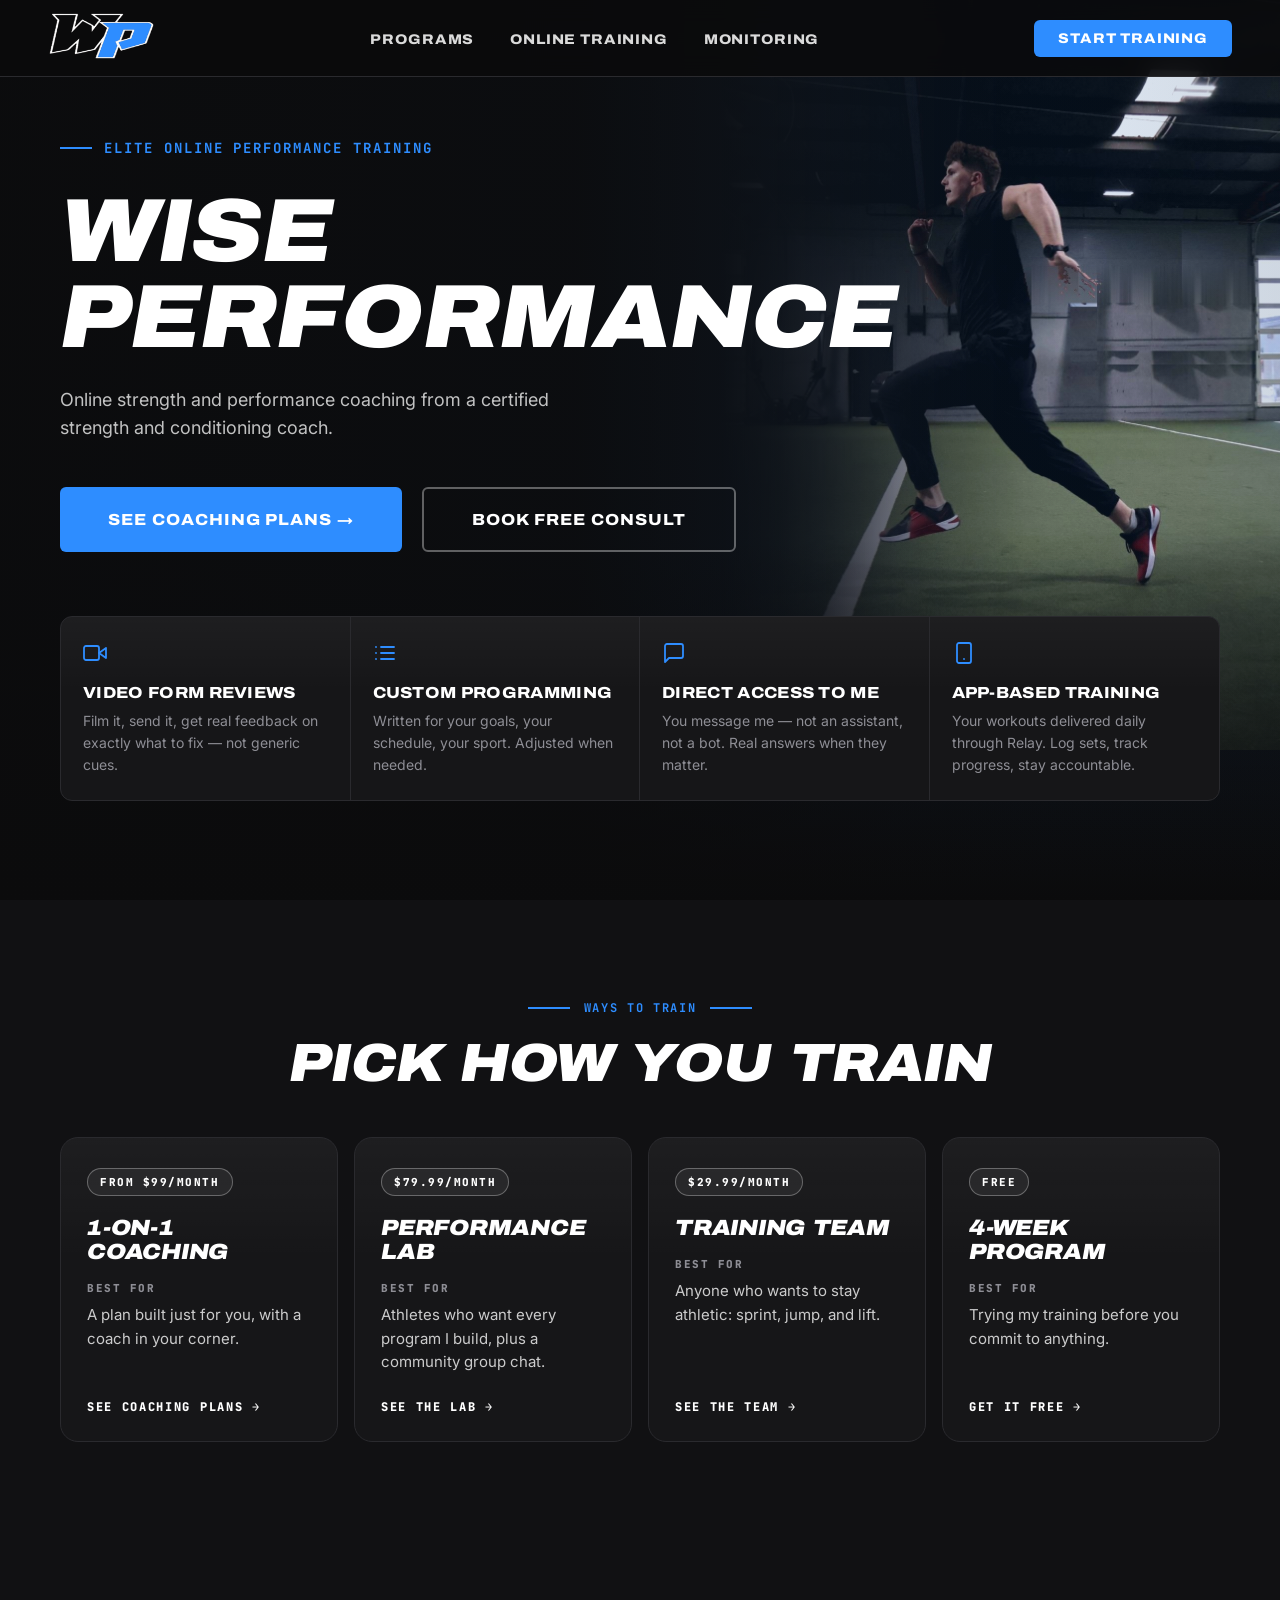
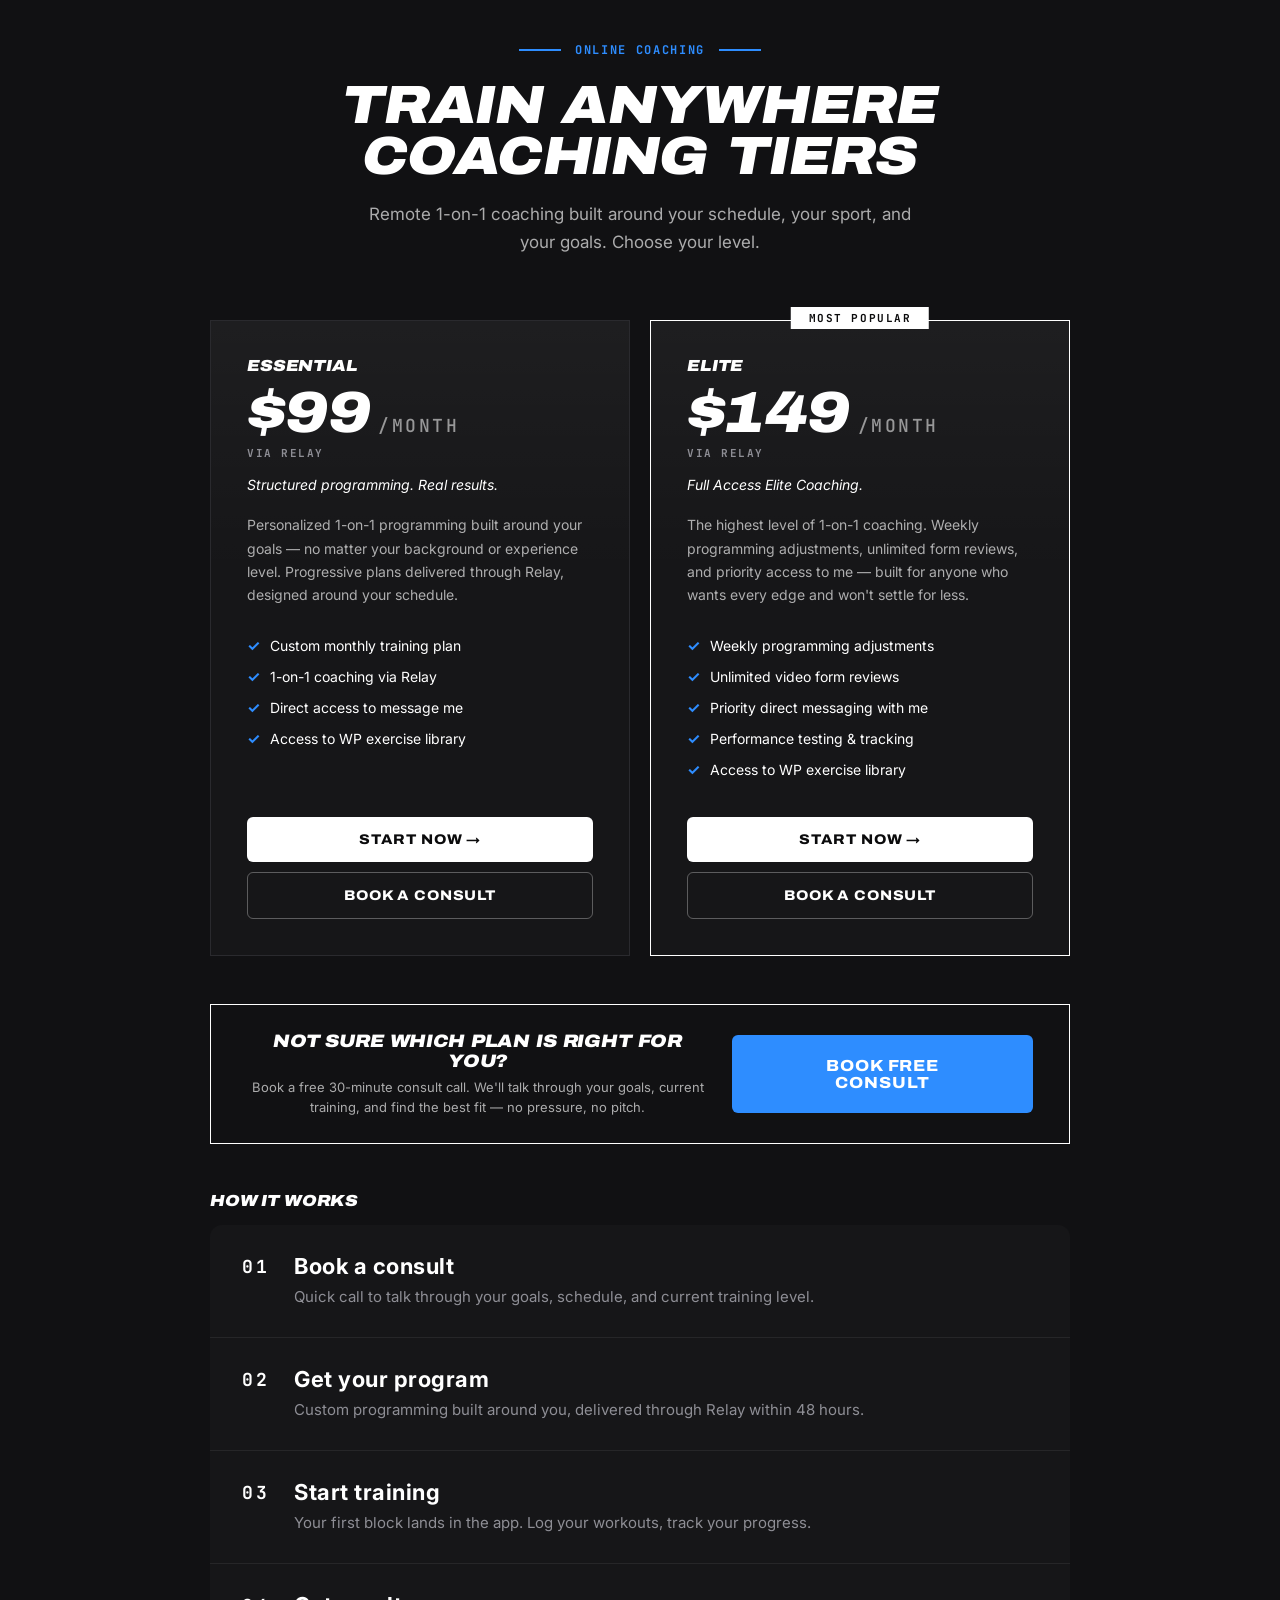
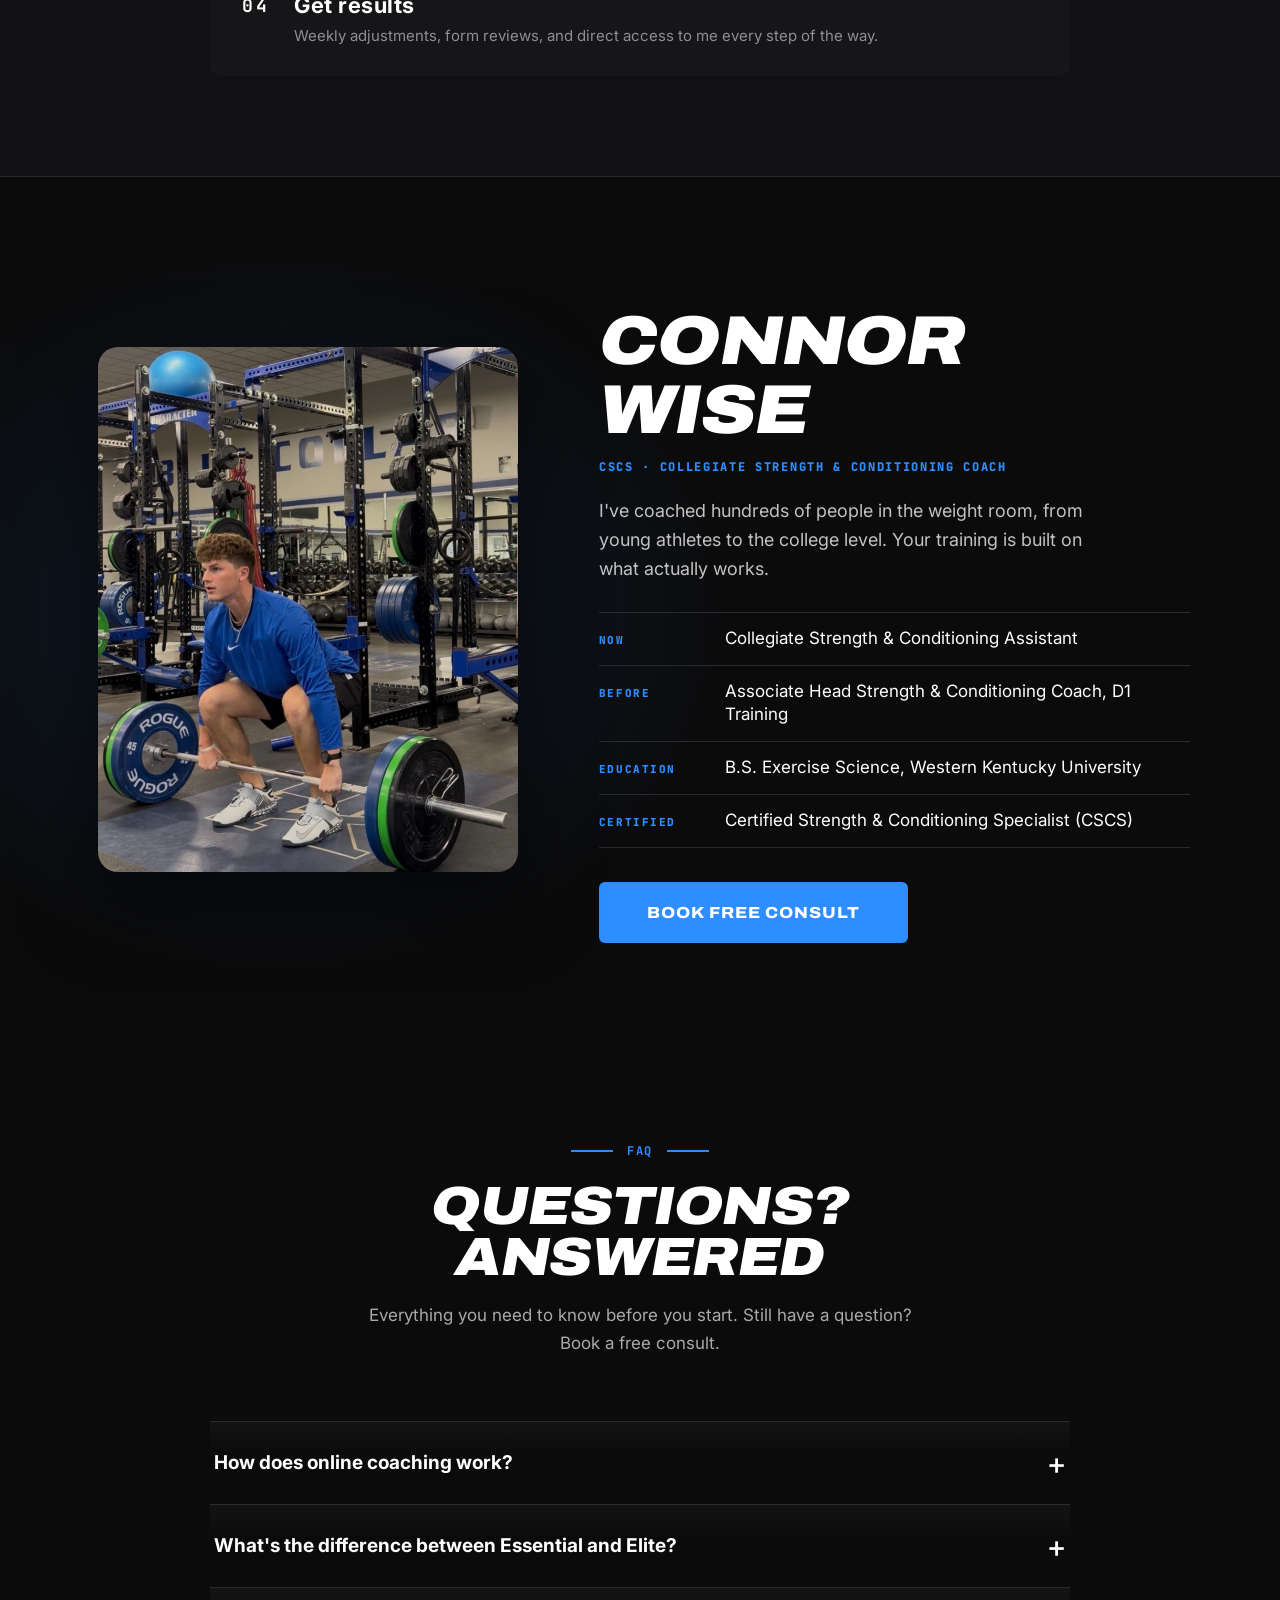
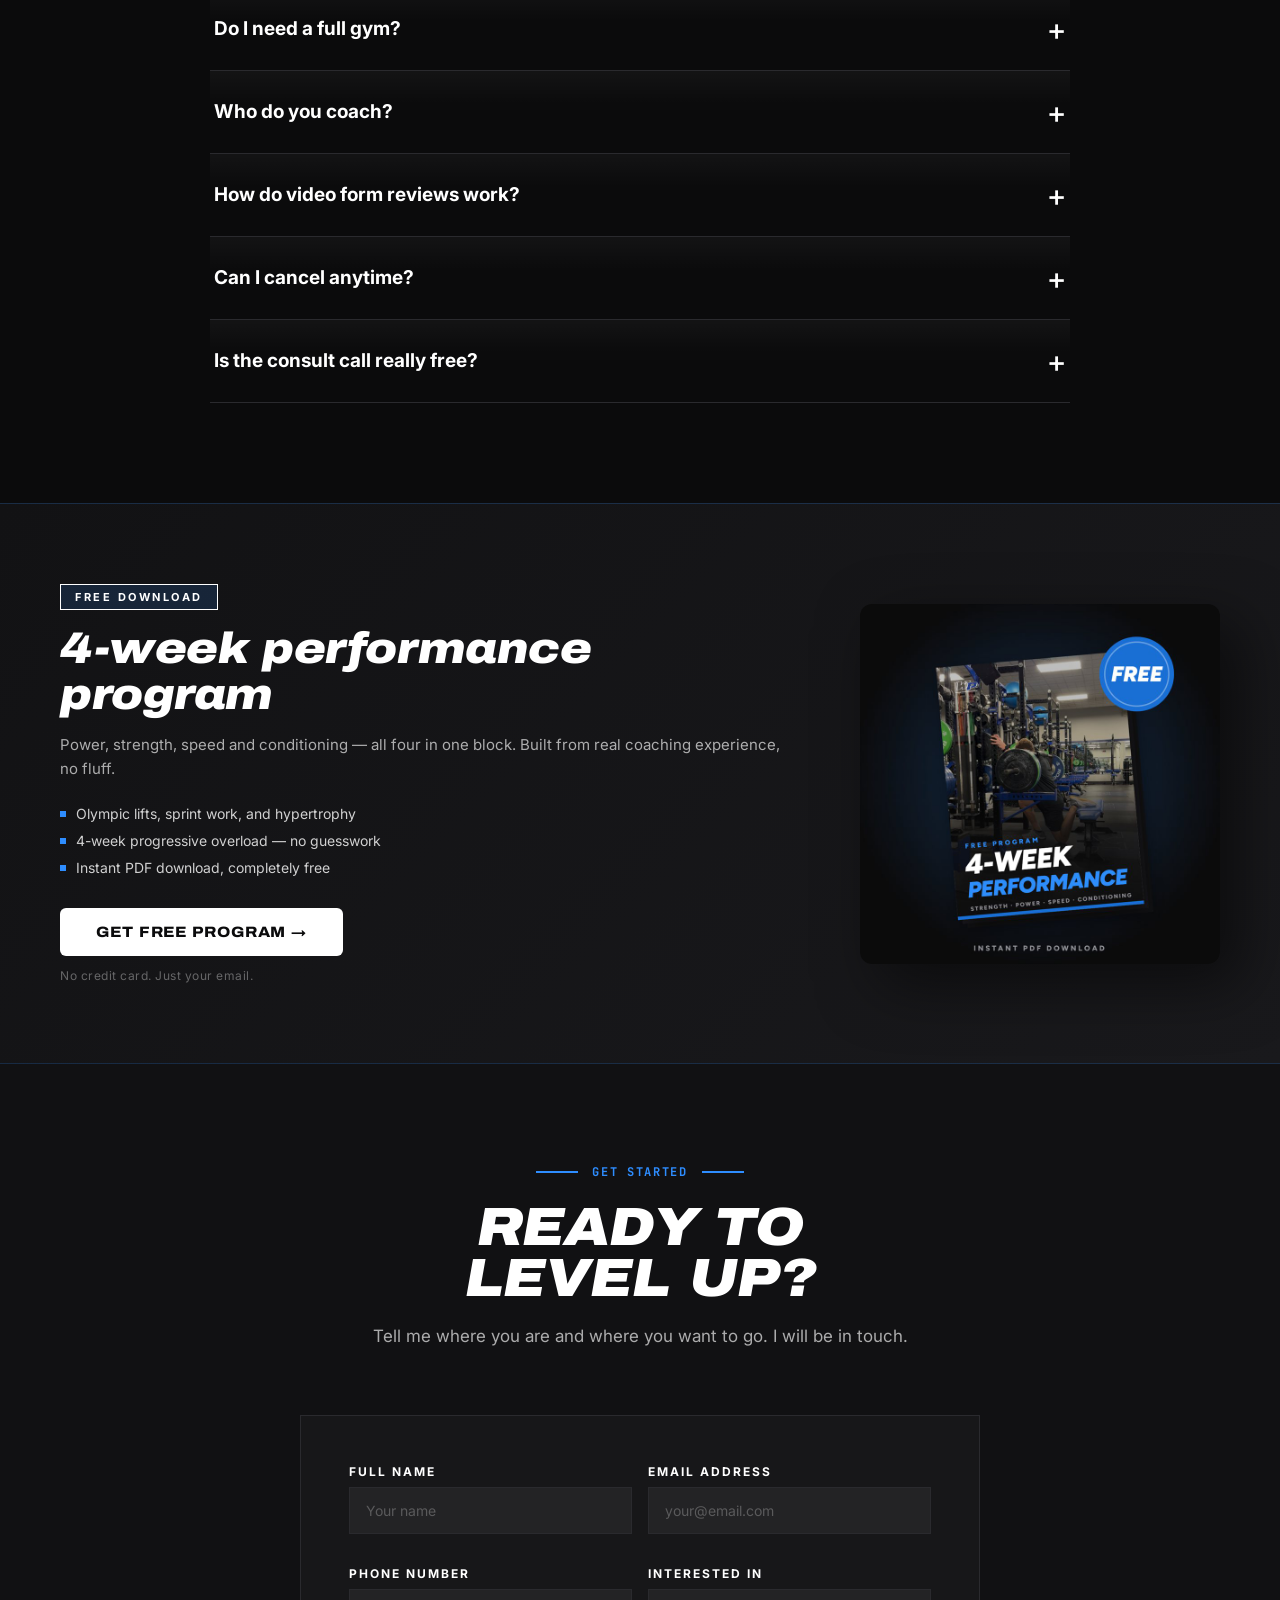
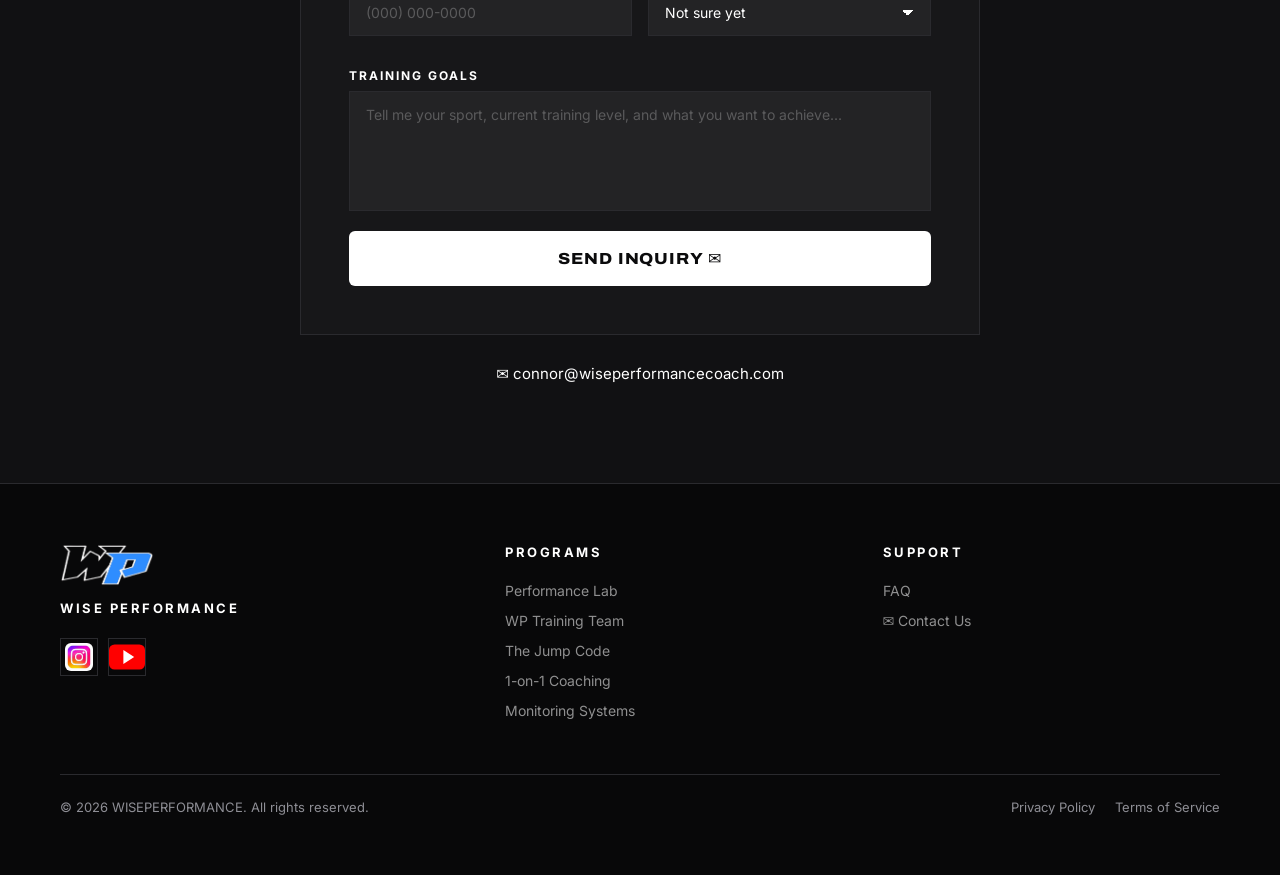
<file: index.html>
<!DOCTYPE html>
<html lang="en">
<head>
  <link rel="icon" type="image/png" href="favicon.png">
  <!-- Google tag (gtag.js) -->
  <script async src="https://www.googletagmanager.com/gtag/js?id=G-00MNYDV65M"></script>
  <script>
    window.dataLayer = window.dataLayer || [];
    function gtag(){dataLayer.push(arguments);}
    gtag('js', new Date());
    gtag('config', 'G-00MNYDV65M');
  </script>
  <meta charset="UTF-8">
  <meta name="viewport" content="width=device-width, initial-scale=1.0">
  <title>Wise Performance | Online Strength &amp; Athletic Performance Coaching</title>
  <meta name="description" content="1-on-1 online strength and athletic performance coaching with Connor Wise. Custom programming, video form reviews, and direct coach access through the Relay app. Get a free 4-week program.">
  <link rel="canonical" href="https://wiseperformancecoach.com/">
  <meta property="og:type" content="website">
  <meta property="og:url" content="https://wiseperformancecoach.com/">
  <meta property="og:title" content="Wise Performance | Online Performance Coaching">
  <meta property="og:description" content="Custom programming, video form reviews, and direct coach access. Get a free 4-week performance program.">
  <meta property="og:image" content="https://wiseperformancecoach.com/hero-bg.jpg">
  <meta name="twitter:card" content="summary_large_image">
  <link rel="preconnect" href="https://fonts.googleapis.com">
  <link rel="preconnect" href="https://fonts.gstatic.com" crossorigin>
  <link href="https://fonts.googleapis.com/css2?family=Archivo:ital,wdth,wght@0,62..125,400..900;1,62..125,700..900&family=Inter:wght@400;500;600;700&family=JetBrains+Mono:wght@500;700&display=swap" rel="stylesheet">
  <link rel="stylesheet" href="styles.css?v=15">
  <script src="site.js?v=15" defer></script></head>
<body>

<!-- NAV -->
<nav>
  <a href="#"><img src="wp-logo.png?v=15" alt="Wise Performance" style="height:48px;"></a>
  <ul class="nav-links">
    <li><a href="programs.html">PROGRAMS</a></li>
    <li><a href="#online-training">ONLINE TRAINING</a></li>
    <li><a href="products.html">MONITORING</a></li>
  </ul>
  <a href="#contact" class="btn-nav">START TRAINING</a>
</nav>

<!-- HERO -->
<section id="hero">
  <div class="hero-eyebrow">ELITE ONLINE PERFORMANCE TRAINING</div>
  <h1>Wise<br><span class="blue">Performance</span></h1>
  <p class="hero-sub">Online strength and performance coaching from a certified strength and conditioning coach.</p>
  <div class="hero-btns">
    <a href="#online-training" class="btn-primary">SEE COACHING PLANS &rarr;</a>
    <a href="https://calendly.com/connor-wise06/30min?utm_source=website&amp;utm_campaign=coaching-consult" target="_blank" class="btn-outline">BOOK FREE CONSULT</a>
  </div>

  <div class="hero-features">
    <div class="hero-feature">
      <div class="hf-icon">
        <svg width="28" height="28" viewBox="0 0 24 24" fill="none" stroke="currentColor" stroke-width="2" stroke-linecap="round" stroke-linejoin="round"><polygon points="23 7 16 12 23 17 23 7"/><rect x="1" y="5" width="15" height="14" rx="2"/></svg>
      </div>
      <div class="hf-title">Video Form Reviews</div>
      <div class="hf-desc">Film it, send it, get real feedback on exactly what to fix — not generic cues.</div>
    </div>
    <div class="hero-feature">
      <div class="hf-icon">
        <svg width="28" height="28" viewBox="0 0 24 24" fill="none" stroke="currentColor" stroke-width="2" stroke-linecap="round" stroke-linejoin="round"><line x1="8" y1="6" x2="21" y2="6"/><line x1="8" y1="12" x2="21" y2="12"/><line x1="8" y1="18" x2="21" y2="18"/><line x1="3" y1="6" x2="3.01" y2="6"/><line x1="3" y1="12" x2="3.01" y2="12"/><line x1="3" y1="18" x2="3.01" y2="18"/></svg>
      </div>
      <div class="hf-title">Custom Programming</div>
      <div class="hf-desc">Written for your goals, your schedule, your sport. Adjusted when needed.</div>
    </div>
    <div class="hero-feature">
      <div class="hf-icon">
        <svg width="28" height="28" viewBox="0 0 24 24" fill="none" stroke="currentColor" stroke-width="2" stroke-linecap="round" stroke-linejoin="round"><path d="M21 15a2 2 0 0 1-2 2H7l-4 4V5a2 2 0 0 1 2-2h14a2 2 0 0 1 2 2z"/></svg>
      </div>
      <div class="hf-title">Direct Access to Me</div>
      <div class="hf-desc">You message me — not an assistant, not a bot. Real answers when they matter.</div>
    </div>
    <div class="hero-feature">
      <div class="hf-icon">
        <svg width="28" height="28" viewBox="0 0 24 24" fill="none" stroke="currentColor" stroke-width="2" stroke-linecap="round" stroke-linejoin="round"><rect x="5" y="2" width="14" height="20" rx="2"/><line x1="12" y1="18" x2="12.01" y2="18"/></svg>
      </div>
      <div class="hf-title">App-Based Training</div>
      <div class="hf-desc">Your workouts delivered daily through Relay. Log sets, track progress, stay accountable.</div>
    </div>
  </div>
</section>

<!-- WAYS TO TRAIN -->
<section id="ways" class="ways">
  <div class="section-label">WAYS TO TRAIN</div>
  <div class="section-title">Pick how you <span class="blue">train</span></div>
  <div class="ways-grid">
    <a class="way" href="#online-training">
      <div class="way-price">FROM $99/MONTH</div>
      <h3>1-on-1 Coaching</h3>
      <div class="way-best"><span>BEST FOR</span>A plan built just for you, with a coach in your corner.</div>
      <div class="way-go">SEE COACHING PLANS <span aria-hidden="true">&rarr;</span></div>
    </a>
    <a class="way" href="lab.html">
      <div class="way-price">$79.99/MONTH</div>
      <h3>Performance Lab</h3>
      <div class="way-best"><span>BEST FOR</span>Athletes who want every program I build, plus a community group chat.</div>
      <div class="way-go">SEE THE LAB <span aria-hidden="true">&rarr;</span></div>
    </a>
    <a class="way" href="team.html">
      <div class="way-price">$29.99/MONTH</div>
      <h3>Training Team</h3>
      <div class="way-best"><span>BEST FOR</span>Anyone who wants to stay athletic: sprint, jump, and lift.</div>
      <div class="way-go">SEE THE TEAM <span aria-hidden="true">&rarr;</span></div>
    </a>
    <a class="way" href="https://connor-wise.kit.com/wiseperformance" target="_blank">
      <div class="way-price">FREE</div>
      <h3>4-Week Program</h3>
      <div class="way-best"><span>BEST FOR</span>Trying my training before you commit to anything.</div>
      <div class="way-go">GET IT FREE <span aria-hidden="true">&rarr;</span></div>
    </a>
  </div>
</section>

<!-- ONLINE TRAINING -->
<section id="online-training">
  <div class="section-label">ONLINE COACHING</div>
  <div class="section-title">Train anywhere<br><span class="blue">Coaching tiers</span></div>
  <p class="section-sub">Remote 1-on-1 coaching built around your schedule, your sport, and your goals. Choose your level.</p>

  <div class="pricing-grid">

    <div class="pricing-card" data-href="essential.html">
      <div class="plan-name">ESSENTIAL</div>
      <div class="plan-price">$99<span class="mo">/month</span></div>
      <div class="via-th">VIA RELAY</div>
      <div class="plan-tagline">Structured programming. Real results.</div>
      <p class="plan-desc">Personalized 1-on-1 programming built around your goals — no matter your background or experience level. Progressive plans delivered through Relay, designed around your schedule.</p>
      <ul class="check-list">
        <li>Custom monthly training plan</li>
        <li>1-on-1 coaching via Relay</li>
        <li>Direct access to message me</li>
        <li>Access to WP exercise library</li>
      </ul>
      <a href="https://buy.stripe.com/9B66oG613fY41zlcip5sA03" target="_blank" class="btn-full fill" style="text-align:center;">START NOW &rarr;</a>
      <a href="https://calendly.com/connor-wise06/30min?utm_source=website&amp;utm_campaign=coaching-consult" target="_blank" class="btn-full outline" style="margin-top:10px;text-align:center;">BOOK A CONSULT</a>
    </div>

    <div class="pricing-card featured" data-href="elite.html">
      <div class="most-popular">MOST POPULAR</div>
      <div class="plan-name">ELITE</div>
      <div class="plan-price">$149<span class="mo">/month</span></div>
      <div class="via-th">VIA RELAY</div>
      <div class="plan-tagline">Full Access Elite Coaching.</div>
      <p class="plan-desc">The highest level of 1-on-1 coaching. Weekly programming adjustments, unlimited form reviews, and priority access to me — built for anyone who wants every edge and won't settle for less.</p>
      <ul class="check-list">
        <li>Weekly programming adjustments</li>
        <li>Unlimited video form reviews</li>
        <li>Priority direct messaging with me</li>
        <li>Performance testing &amp; tracking</li>
        <li>Access to WP exercise library</li>
      </ul>
      <a href="https://buy.stripe.com/cNi3cublnaDKcdZaah5sA04" target="_blank" class="btn-full fill" style="text-align:center;">START NOW &rarr;</a>
      <a href="https://calendly.com/connor-wise06/30min?utm_source=website&amp;utm_campaign=coaching-consult" target="_blank" class="btn-full outline" style="margin-top:10px;text-align:center;">BOOK A CONSULT</a>
    </div>

  </div>

  <div class="consult-banner">
    <div class="consult-left">
      <div>
        <h3>NOT SURE WHICH PLAN IS RIGHT FOR YOU?</h3>
        <p>Book a free 30-minute consult call. We'll talk through your goals, current training, and find the best fit — no pressure, no pitch.</p>
      </div>
    </div>
    <a href="https://calendly.com/connor-wise06/30min?utm_source=website&amp;utm_campaign=coaching-consult" target="_blank" class="btn-primary">BOOK FREE CONSULT</a>
  </div>

  <div class="how-it-works">
    <div class="hiw-title">HOW IT WORKS</div>
    <div class="hiw-steps">
      <div class="hiw-step">
        <div class="hiw-num">01</div>
        <div class="hiw-body">
          <div class="hiw-step-title">Book a consult</div>
          <p>Quick call to talk through your goals, schedule, and current training level.</p>
        </div>
      </div>
      <div class="hiw-step">
        <div class="hiw-num">02</div>
        <div class="hiw-body">
          <div class="hiw-step-title">Get your program</div>
          <p>Custom programming built around you, delivered through Relay within 48 hours.</p>
        </div>
      </div>
      <div class="hiw-step">
        <div class="hiw-num">03</div>
        <div class="hiw-body">
          <div class="hiw-step-title">Start training</div>
          <p>Your first block lands in the app. Log your workouts, track your progress.</p>
        </div>
      </div>
      <div class="hiw-step">
        <div class="hiw-num">04</div>
        <div class="hiw-body">
          <div class="hiw-step-title">Get results</div>
          <p>Weekly adjustments, form reviews, and direct access to me every step of the way.</p>
        </div>
      </div>
    </div>
  </div>
</section>

<!-- ABOUT -->
<section id="about" class="coach">
  <div class="coach-inner">
    <div class="coach-photo">
      <img src="lab-deadlift.jpg" alt="Connor Wise setting up a deadlift" width="800" height="1000" loading="lazy">
    </div>
    <div class="coach-text">
      <div class="section-label">MEET YOUR COACH</div>
      <h2 class="coach-name">Connor Wise</h2>
      <div class="coach-role">CSCS &middot; COLLEGIATE STRENGTH &amp; CONDITIONING COACH</div>
      <p class="coach-line">I've coached hundreds of people in the weight room, from young athletes to the college level. Your training is built on what actually works.</p>
      <ul class="coach-creds">
        <li><span>NOW</span>Collegiate Strength &amp; Conditioning Assistant</li>
        <li><span>BEFORE</span>Associate Head Strength &amp; Conditioning Coach, D1 Training</li>
        <li><span>EDUCATION</span>B.S. Exercise Science, Western Kentucky University</li>
        <li><span>CERTIFIED</span>Certified Strength &amp; Conditioning Specialist (CSCS)</li>
      </ul>
      <a href="https://calendly.com/connor-wise06/30min?utm_source=website&amp;utm_campaign=coaching-consult" target="_blank" class="btn-primary">BOOK FREE CONSULT</a>
    </div>
  </div>
</section>
<!-- FAQ -->
<section id="faq">
  <div class="section-label">FAQ</div>
  <div class="section-title">Questions?<br><span class="blue">Answered</span></div>
  <p class="section-sub">Everything you need to know before you start. Still have a question? Book a free consult.</p>

  <div class="faq-list">
    <details class="faq-item">
      <summary>How does online coaching work?</summary>
      <p>After a quick consult call, I build your program and deliver it through the Relay app within 48 hours. You log your workouts in the app, send me videos of your lifts, and message me directly whenever you need to.</p>
    </details>
    <details class="faq-item">
      <summary>What's the difference between Essential and Elite?</summary>
      <p>Essential gets you a custom monthly training plan, direct messaging, and the WP exercise library. Elite adds weekly programming adjustments, unlimited video form reviews, priority messaging, and performance testing and tracking.</p>
    </details>
    <details class="faq-item">
      <summary>Do I need a full gym?</summary>
      <p>No. Your program is built around the equipment you actually have access to. We'll go over your setup on the consult call.</p>
    </details>
    <details class="faq-item">
      <summary>Who do you coach?</summary>
      <p>Anyone who wants to get stronger, move better, and perform at a higher level, from young athletes to adults training for life. No matter your background or experience level, the program is built for where you are right now.</p>
    </details>
    <details class="faq-item">
      <summary>How do video form reviews work?</summary>
      <p>Film your set on your phone and send it through Relay. I'll send back specific feedback on exactly what to fix, not generic cues.</p>
    </details>
    <details class="faq-item">
      <summary>Can I cancel anytime?</summary>
      <p>Yes. Coaching is billed month to month, and you can cancel anytime on your own. You can also message me and I'll take care of it for you.</p>
    </details>
    <details class="faq-item">
      <summary>Is the consult call really free?</summary>
      <p>Yes. It's a free call to talk through your goals and current training and find the right plan for you. No pressure, no pitch.</p>
    </details>
  </div>
</section>

<!-- FREE PROGRAM SECTION -->
<div class="free-section">
  <div class="free-section-left">
    <div class="free-badge">FREE DOWNLOAD</div>
    <h2>4-week <span>performance</span><br>program</h2>
    <p>Power, strength, speed and conditioning — all four in one block. Built from real coaching experience, no fluff.</p>
    <ul class="free-perks">
      <li>Olympic lifts, sprint work, and hypertrophy</li>
      <li>4-week progressive overload — no guesswork</li>
      <li>Instant PDF download, completely free</li>
    </ul>
    <a href="https://connor-wise.kit.com/wiseperformance" target="_blank" class="btn-free">GET FREE PROGRAM &rarr;</a>
    <div class="free-fine">No credit card. Just your email.</div>
  </div>
  <div class="free-section-right">
    <img src="free-program.jpg" alt="Free 4-Week Performance Program" style="width:360px;border-radius:12px;box-shadow:20px 20px 60px rgba(0,0,0,0.5);display:block;">
  </div>
</div>

<!-- CONTACT -->
<section id="contact">
  <div class="section-label">GET STARTED</div>
  <div class="section-title">Ready to<br><span class="blue">level up?</span></div>
  <p class="section-sub">Tell me where you are and where you want to go. I will be in touch.</p>

  <form class="form-wrap" id="contact-form" action="https://formspree.io/f/xaqrgbgv" method="POST">
    <input type="hidden" name="_subject" value="New Wise Performance inquiry">
    <!-- spam trap: real visitors never see or fill this -->
    <input type="text" name="_gotcha" class="form-trap" tabindex="-1" autocomplete="off" aria-hidden="true">
    <div class="form-row">
      <div class="form-group">
        <label for="cf-name">FULL NAME</label>
        <input type="text" id="cf-name" name="name" placeholder="Your name" autocomplete="name" required>
      </div>
      <div class="form-group">
        <label for="cf-email">EMAIL ADDRESS</label>
        <input type="email" id="cf-email" name="email" placeholder="your@email.com" autocomplete="email" required>
      </div>
    </div>
    <div class="form-row">
      <div class="form-group">
        <label for="cf-phone">PHONE NUMBER</label>
        <input type="tel" id="cf-phone" name="phone" placeholder="(000) 000-0000" autocomplete="tel">
      </div>
      <div class="form-group">
        <label for="cf-plan">INTERESTED IN</label>
        <select id="cf-plan" name="plan">
          <option value="Not sure yet">Not sure yet</option>
          <option value="Essential ($99/month)">Essential ($99/month)</option>
          <option value="Elite ($149/month)">Elite ($149/month)</option>
          <option value="Performance Lab ($79.99/month)">Performance Lab ($79.99/month)</option>
          <option value="WP Training Team ($29.99/month)">WP Training Team ($29.99/month)</option>
          <option value="Something else">Something else</option>
        </select>
      </div>
    </div>
    <div class="form-group">
      <label for="cf-message">TRAINING GOALS</label>
      <textarea id="cf-message" name="message" placeholder="Tell me your sport, current training level, and what you want to achieve..."></textarea>
    </div>
    <button type="submit" class="btn-submit">SEND INQUIRY &#9993;</button>
    <p class="form-error" role="alert" hidden>Something went wrong sending your message. Please try again, or email me at connor@wiseperformancecoach.com.</p>
  </form>
  <div class="form-thanks" id="form-thanks" hidden tabindex="-1">
    <div class="form-thanks-check">&#10003;</div>
    <h3>Message sent</h3>
    <p>Thanks for reaching out. I'll get back to you soon. Want to skip the wait? Book a free consult call now.</p>
    <a href="https://calendly.com/connor-wise06/30min?utm_source=website&amp;utm_campaign=coaching-consult" target="_blank" class="btn-primary">BOOK FREE CONSULT</a>
  </div>

  <div class="contact-email-wrap">
    <a href="mailto:connor@wiseperformancecoach.com">&#9993; connor@wiseperformancecoach.com</a>
  </div>
</section>

<!-- FOOTER -->
<footer>
  <div class="footer-top">
    <div>
      <img src="wp-logo.png?v=15" alt="Wise Performance" style="height:42px;margin-bottom:14px;display:block;">
      <div class="footer-brand">WISE PERFORMANCE</div>
      <div class="social-links">
        <a href="https://www.instagram.com/wise_performance" class="social-link" target="_blank"><img src="insta-logo.jpg" alt="Instagram" style="height:28px;width:28px;object-fit:cover;border-radius:6px;"></a>
        <a href="https://www.youtube.com/@ConnorWise06" class="social-link" target="_blank"><svg height="28" viewBox="0 0 90 63" xmlns="http://www.w3.org/2000/svg"><rect width="90" height="63" rx="14" fill="#FF0000"/><polygon points="36,14 36,49 63,31.5" fill="white"/></svg></a>
      </div>
    </div>
    <div class="footer-col">
      <h4>PROGRAMS</h4>
      <ul>
        <li><a href="lab.html">Performance Lab</a></li>
        <li><a href="team.html">WP Training Team</a></li>
        <li><a href="lab.html#programs">The Jump Code</a></li>
        <li><a href="#online-training">1-on-1 Coaching</a></li>
        <li><a href="products.html">Monitoring Systems</a></li>
      </ul>
    </div>
    <div class="footer-col">
      <h4>SUPPORT</h4>
      <ul>
        <li><a href="#faq">FAQ</a></li>
        <li><a href="mailto:connor@wiseperformancecoach.com">&#9993; Contact Us</a></li>
      </ul>
    </div>
  </div>
  <div class="footer-bottom">
    <p>&copy; 2026 WISEPERFORMANCE. All rights reserved.</p>
    <div class="footer-legal">
      <a href="privacy.html">Privacy Policy</a>
      <a href="terms.html">Terms of Service</a>
    </div>
  </div>
</footer>


<script>
  function getEl(id) {
    if (id === 'hero')      return document.getElementById('hero');
    if (id === 'card-wp')   return document.querySelectorAll('.program-card-img')[0];
    if (id === 'card-ap')   return document.querySelectorAll('.program-card-img')[1];
    if (id === 'card-jump') return document.querySelectorAll('.program-card-img')[2];
    if (id === 'ams')       return document.querySelector('.product-img');
  }
  window.addEventListener('DOMContentLoaded', function() {
    ['hero','card-wp','card-ap','card-jump','ams'].forEach(function(id) {
      var v = localStorage.getItem('wp_pos_' + id);
      if (v) { var p = JSON.parse(v); var el = getEl(id); if (el) el.style.backgroundPosition = p.x+'% '+p.y+'%'; }
    });
  });
</script>
</body>
</html>
</file>
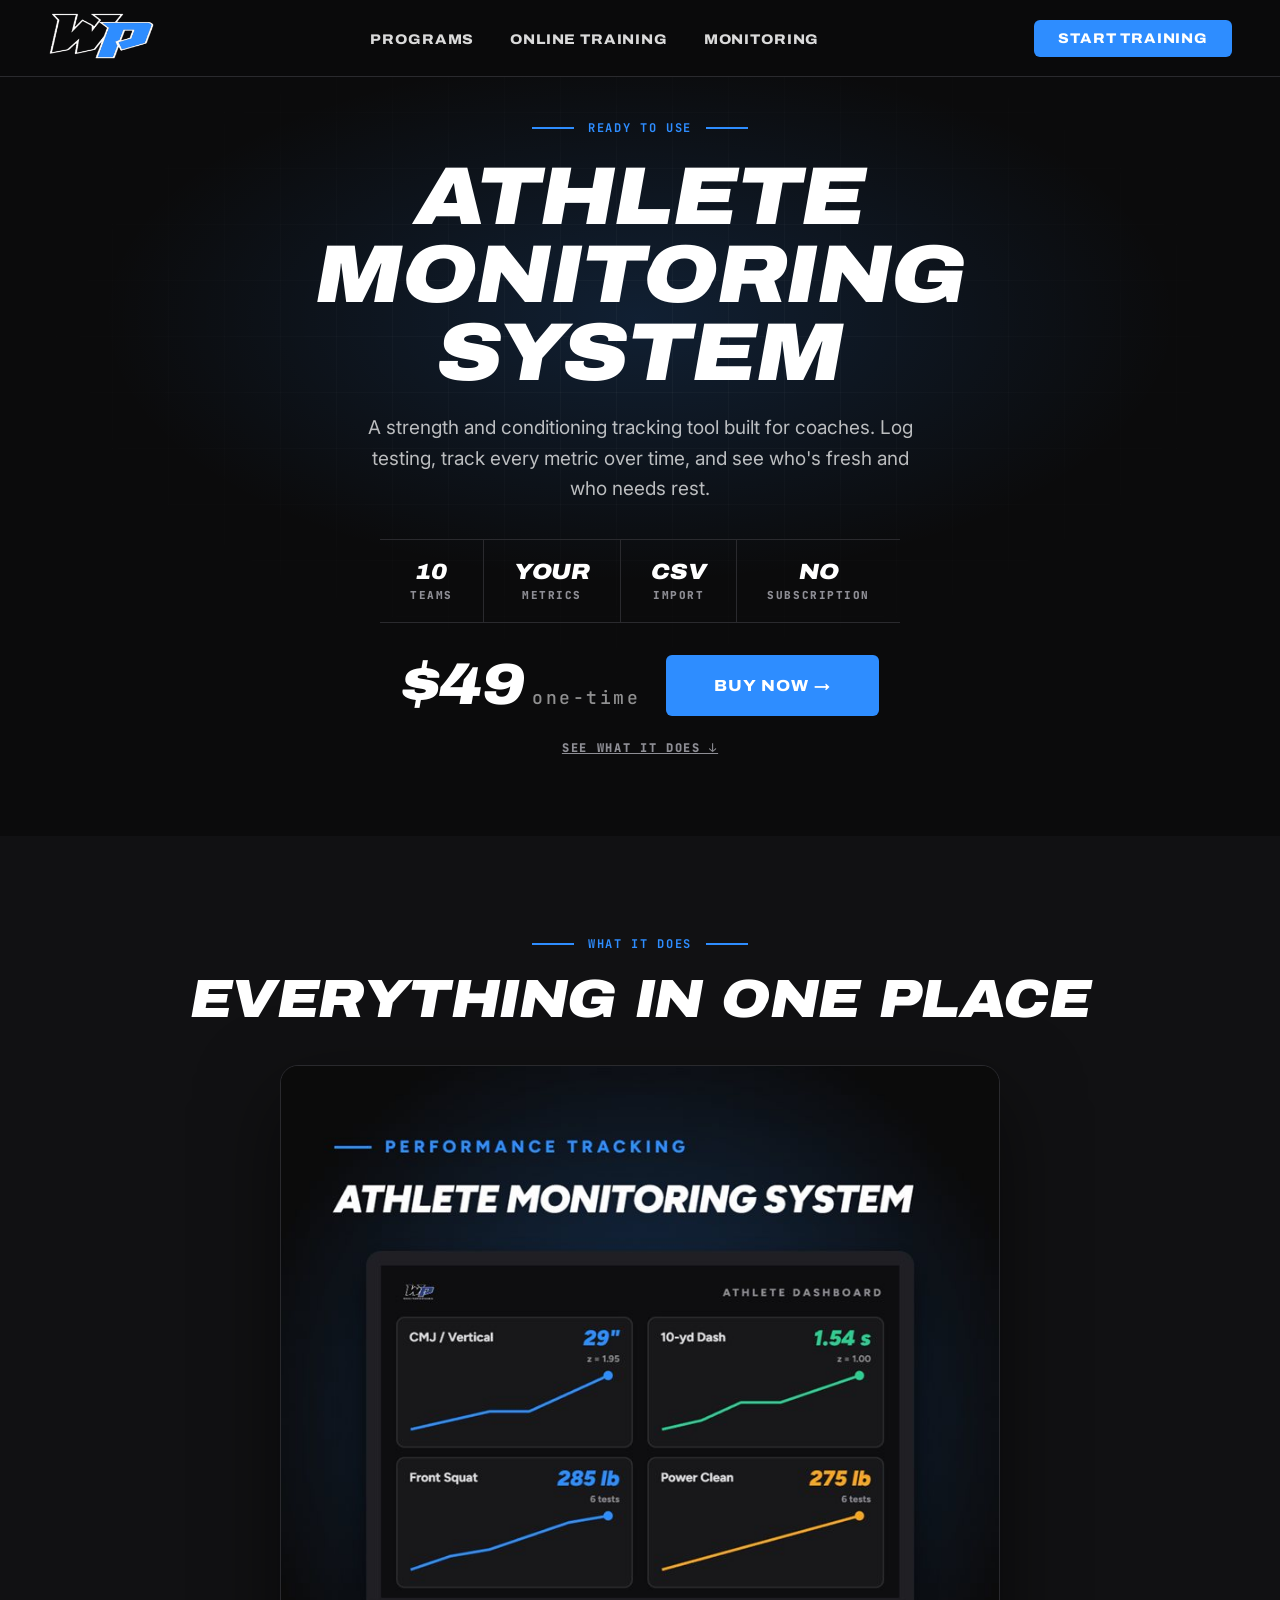
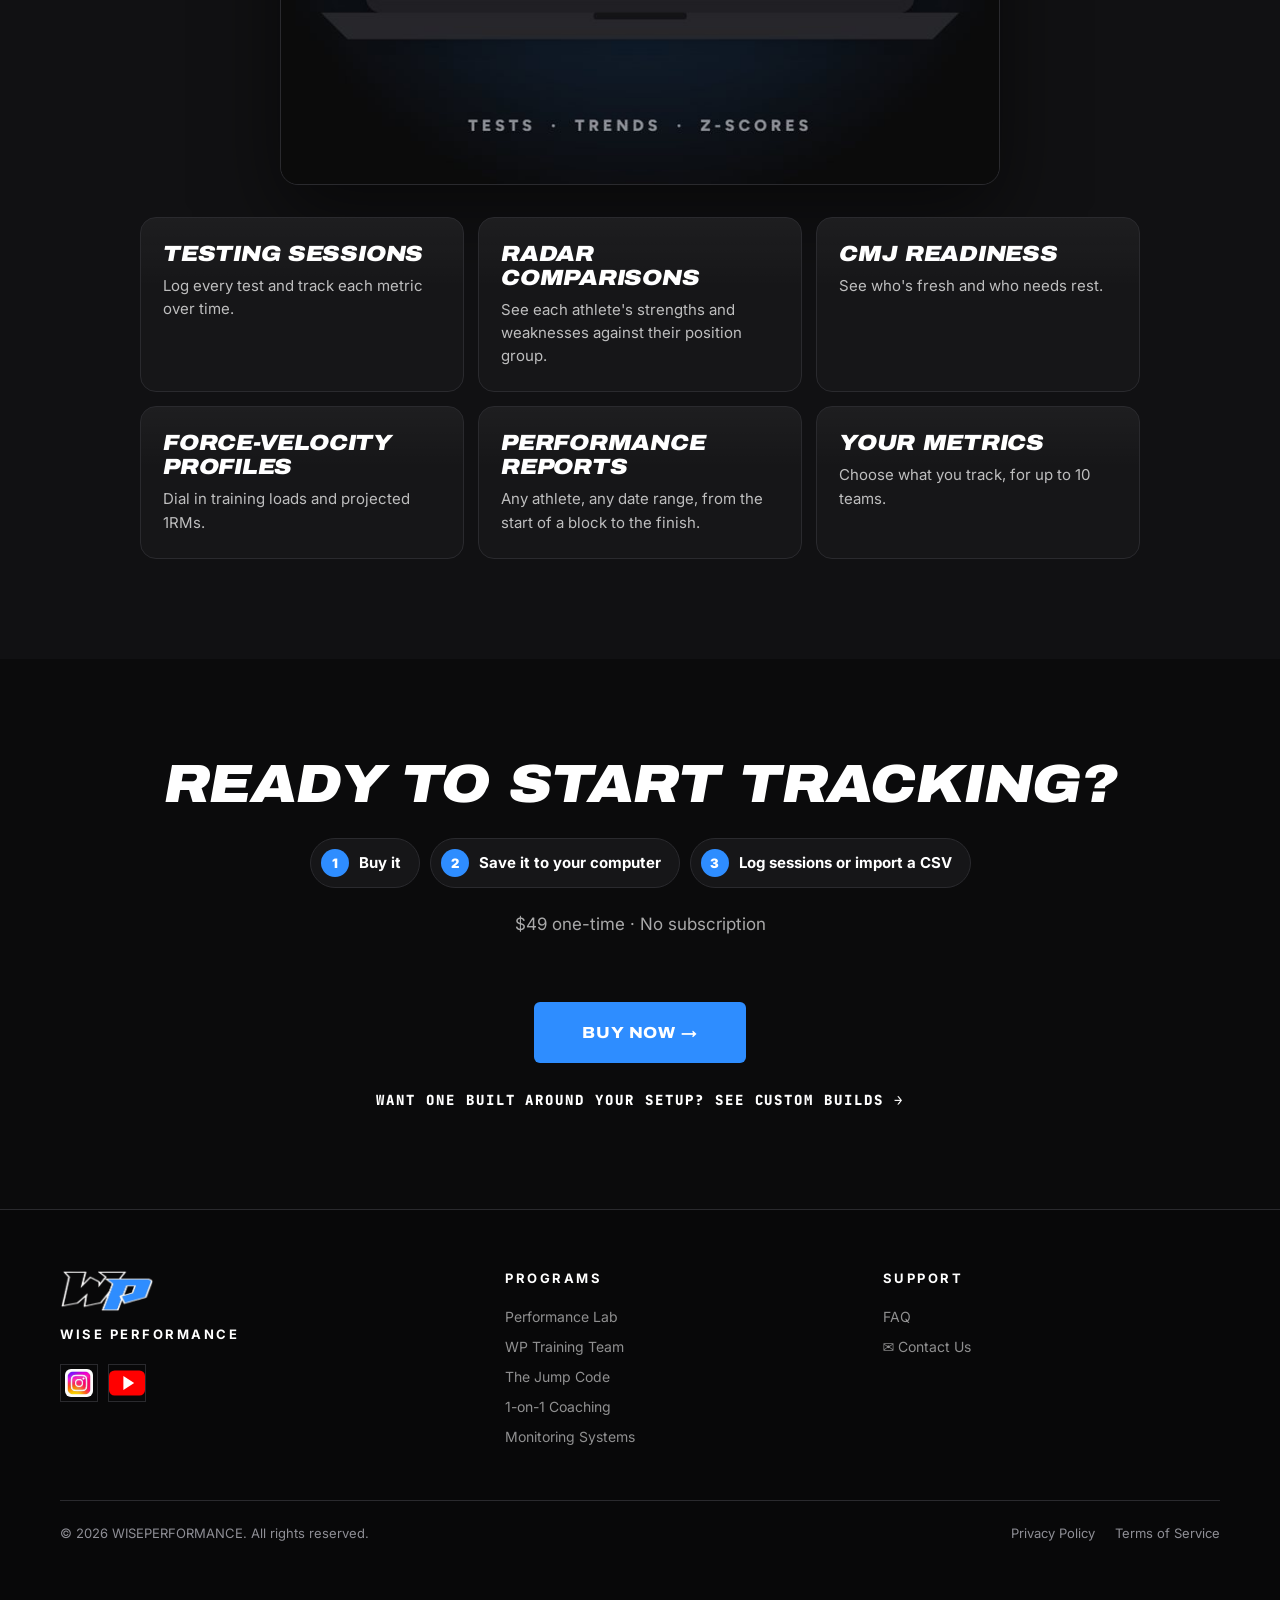
<file: athlete-monitoring.html>
<!DOCTYPE html>
<html lang="en">
<head>
  <link rel="icon" type="image/png" href="favicon.png">
  <!-- Google tag (gtag.js) -->
  <script async src="https://www.googletagmanager.com/gtag/js?id=G-00MNYDV65M"></script>
  <script>
    window.dataLayer = window.dataLayer || [];
    function gtag(){dataLayer.push(arguments);}
    gtag('js', new Date());
    gtag('config', 'G-00MNYDV65M');
  </script>
  <meta charset="UTF-8">
  <meta name="viewport" content="width=device-width, initial-scale=1.0">
  <title>Athlete Monitoring System | Wise Performance</title>
  <meta name="description" content="The Athlete Monitoring System from Wise Performance: log testing, track metrics, CMJ readiness, force-velocity profiles, and performance reports for up to 10 teams. $49 one-time.">
  <link rel="canonical" href="https://wiseperformancecoach.com/athlete-monitoring.html">
  <meta property="og:type" content="website">
  <meta property="og:url" content="https://wiseperformancecoach.com/athlete-monitoring.html">
  <meta property="og:title" content="Athlete Monitoring System | Wise Performance">
  <meta property="og:description" content="The Athlete Monitoring System from Wise Performance: log testing, track metrics, CMJ readiness, force-velocity profiles, and performance reports for up to 10 teams. $49 one-time.">
  <meta property="og:image" content="https://wiseperformancecoach.com/ams.jpg">
  <meta name="twitter:card" content="summary_large_image">
  <link rel="preconnect" href="https://fonts.googleapis.com">
  <link rel="preconnect" href="https://fonts.gstatic.com" crossorigin>
  <link href="https://fonts.googleapis.com/css2?family=Archivo:ital,wdth,wght@0,62..125,400..900;1,62..125,700..900&family=Inter:wght@400;500;600;700&family=JetBrains+Mono:wght@500;700&display=swap" rel="stylesheet">
  <link rel="stylesheet" href="styles.css?v=15">
  <script src="site.js?v=15" defer></script></head>
<body>

<!-- NAV -->
<nav>
  <a href="/"><img src="wp-logo.png?v=15" alt="Wise Performance" style="height:48px;"></a>
  <ul class="nav-links">
    <li><a href="programs.html">PROGRAMS</a></li>
    <li><a href="/#online-training">ONLINE TRAINING</a></li>
    <li><a href="products.html">MONITORING</a></li>
  </ul>
  <a href="/#contact" class="btn-nav">START TRAINING</a>
</nav>

<!-- HERO -->
<section class="lab-hero">
  <div class="section-label">READY TO USE</div>
  <h1 class="lab-hero-title">Athlete<br>Monitoring<br>System</h1>
  <p class="lab-hero-sub">A strength and conditioning tracking tool built for coaches. Log testing, track every metric over time, and see who's fresh and who needs rest.</p>
  <div class="lab-hero-stats">
    <div><strong>10</strong><span>TEAMS</span></div>
    <div><strong>Your</strong><span>METRICS</span></div>
    <div><strong>CSV</strong><span>IMPORT</span></div>
    <div><strong>No</strong><span>SUBSCRIPTION</span></div>
  </div>
  <div class="lab-hero-buy">
    <div class="elite-price"><strong>$49</strong><span>one-time</span></div>
    <a href="https://wiseperformance-shop.fourthwall.com/products/athlete-monitoring-system-ultimate" target="_blank" class="btn-primary">BUY NOW &rarr;</a>
  </div>
  <a href="#features" class="lab-hero-more">SEE WHAT IT DOES &darr;</a>
</section>

<!-- FEATURES -->
<section class="lab-alt mon-features-wrap" id="features">
  <div class="section-label">WHAT IT DOES</div>
  <div class="section-title">Everything in <span class="blue">one place</span></div>
  <div class="mon-shot"><img src="ams.jpg" alt="The Athlete Monitoring System dashboard" loading="lazy"></div>
  <div class="mon-features">
    <div><h3>Testing sessions</h3><p>Log every test and track each metric over time.</p></div>
    <div><h3>Radar comparisons</h3><p>See each athlete's strengths and weaknesses against their position group.</p></div>
    <div><h3>CMJ readiness</h3><p>See who's fresh and who needs rest.</p></div>
    <div><h3>Force-velocity profiles</h3><p>Dial in training loads and projected 1RMs.</p></div>
    <div><h3>Performance reports</h3><p>Any athlete, any date range, from the start of a block to the finish.</p></div>
    <div><h3>Your metrics</h3><p>Choose what you track, for up to 10 teams.</p></div>
  </div>
</section>

<!-- START -->
<section class="elite-final">
  <div class="section-title">Ready to <span class="blue">start tracking?</span></div>
  <ol class="lab-steps">
    <li>Buy it</li>
    <li>Save it to your computer</li>
    <li>Log sessions or import a CSV</li>
  </ol>
  <p class="section-sub">$49 one-time &middot; No subscription</p>
  <div class="elite-ctas elite-ctas--center">
    <a href="https://wiseperformance-shop.fourthwall.com/products/athlete-monitoring-system-ultimate" target="_blank" class="btn-primary">BUY NOW &rarr;</a>
  </div>
  <a href="custom-monitoring.html" class="plan-more lab-1on1">WANT ONE BUILT AROUND YOUR SETUP? SEE CUSTOM BUILDS &rarr;</a>
</section>

<!-- FOOTER -->
<footer>
  <div class="footer-top">
    <div>
      <img src="wp-logo.png?v=15" alt="Wise Performance" style="height:42px;margin-bottom:14px;display:block;">
      <div class="footer-brand">WISE PERFORMANCE</div>
      <div class="social-links">
        <a href="https://www.instagram.com/wise_performance" class="social-link" target="_blank"><img src="insta-logo.jpg" alt="Instagram" style="height:28px;width:28px;object-fit:cover;border-radius:6px;"></a>
        <a href="https://www.youtube.com/@ConnorWise06" class="social-link" target="_blank"><svg height="28" viewBox="0 0 90 63" xmlns="http://www.w3.org/2000/svg"><rect width="90" height="63" rx="14" fill="#FF0000"/><polygon points="36,14 36,49 63,31.5" fill="white"/></svg></a>
      </div>
    </div>
    <div class="footer-col">
      <h4>PROGRAMS</h4>
      <ul>
        <li><a href="lab.html">Performance Lab</a></li>
        <li><a href="team.html">WP Training Team</a></li>
        <li><a href="lab.html#programs">The Jump Code</a></li>
        <li><a href="/#online-training">1-on-1 Coaching</a></li>
        <li><a href="products.html">Monitoring Systems</a></li>
      </ul>
    </div>
    <div class="footer-col">
      <h4>SUPPORT</h4>
      <ul>
        <li><a href="/#faq">FAQ</a></li>
        <li><a href="mailto:connor@wiseperformancecoach.com">&#9993; Contact Us</a></li>
      </ul>
    </div>
  </div>
  <div class="footer-bottom">
    <p>&copy; 2026 WISEPERFORMANCE. All rights reserved.</p>
    <div class="footer-legal">
      <a href="privacy.html">Privacy Policy</a>
      <a href="terms.html">Terms of Service</a>
    </div>
  </div>
</footer>
</body>
</html>
</file>
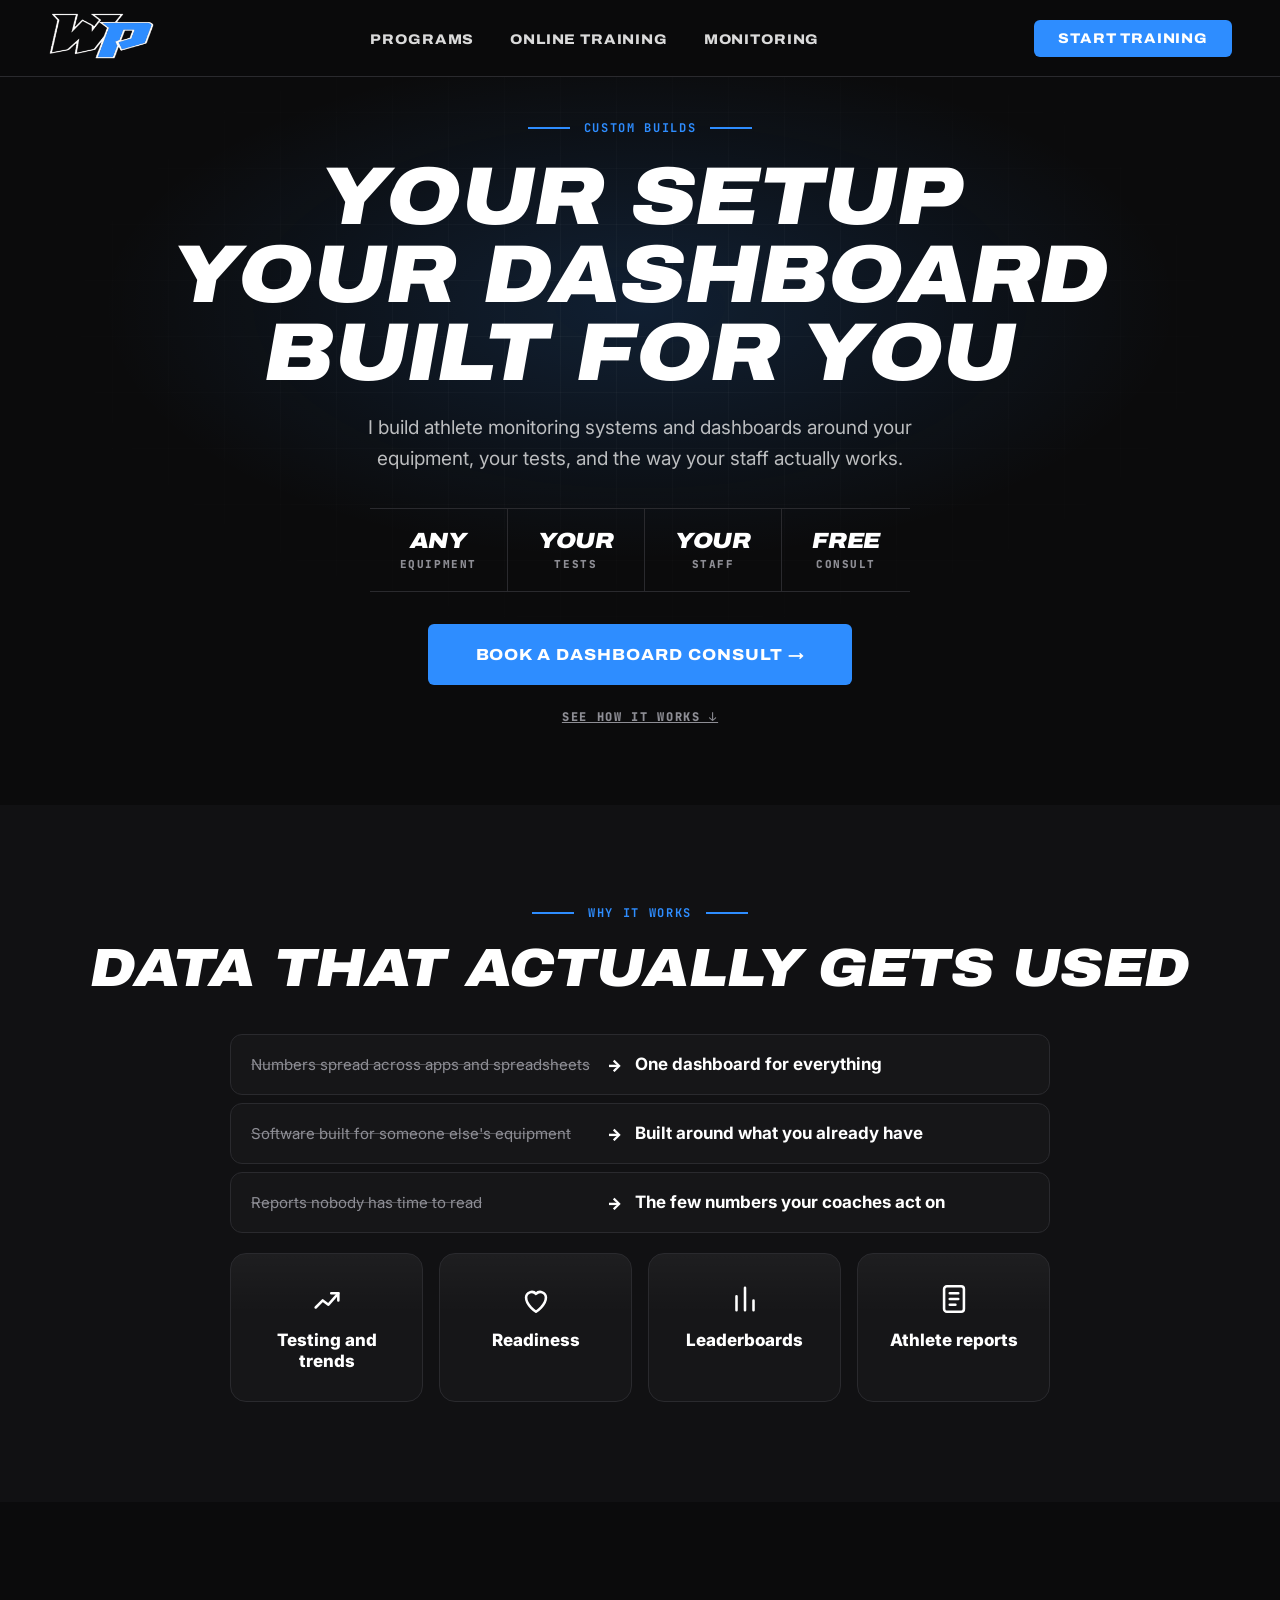
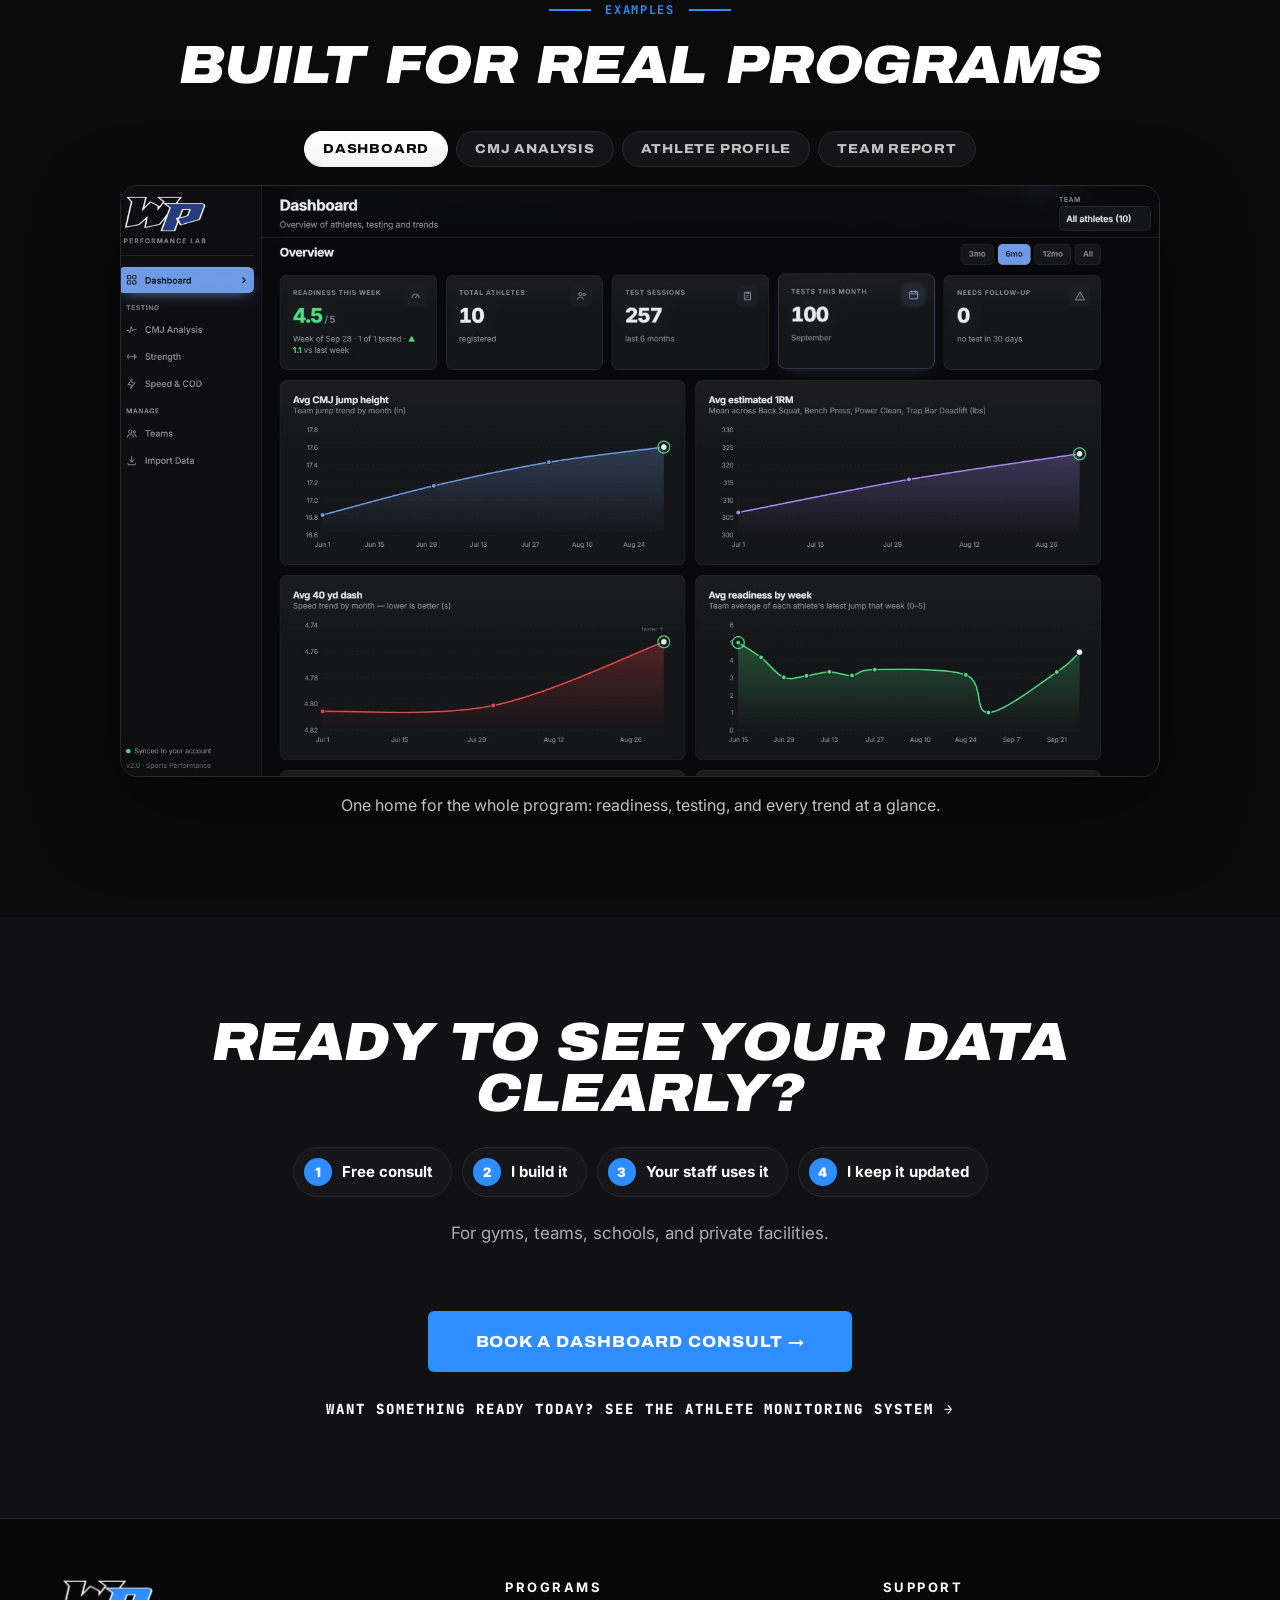
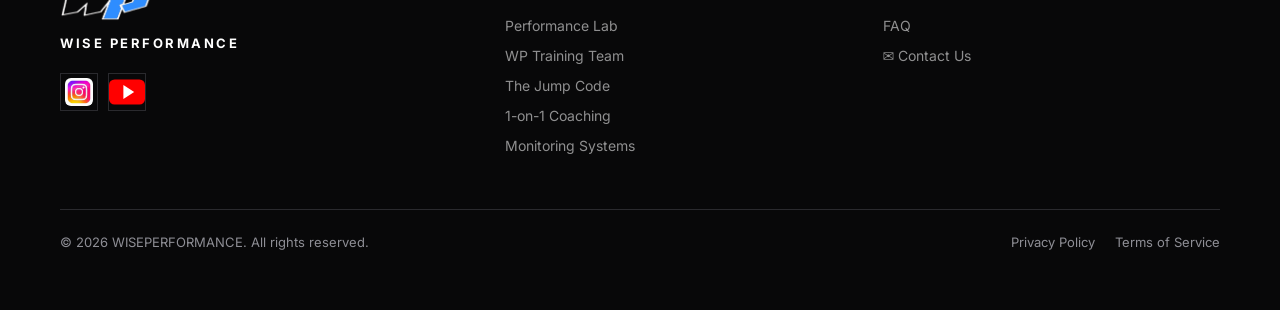
<file: custom-monitoring.html>
<!DOCTYPE html>
<html lang="en">
<head>
  <link rel="icon" type="image/png" href="favicon.png">
  <!-- Google tag (gtag.js) -->
  <script async src="https://www.googletagmanager.com/gtag/js?id=G-00MNYDV65M"></script>
  <script>
    window.dataLayer = window.dataLayer || [];
    function gtag(){dataLayer.push(arguments);}
    gtag('js', new Date());
    gtag('config', 'G-00MNYDV65M');
  </script>
  <meta charset="UTF-8">
  <meta name="viewport" content="width=device-width, initial-scale=1.0">
  <title>Custom Monitoring | Wise Performance</title>
  <meta name="description" content="Custom athlete monitoring systems and dashboards from Wise Performance, built around your equipment, your tests, and your staff. Book a free consult.">
  <link rel="canonical" href="https://wiseperformancecoach.com/custom-monitoring.html">
  <meta property="og:type" content="website">
  <meta property="og:url" content="https://wiseperformancecoach.com/custom-monitoring.html">
  <meta property="og:title" content="Custom Monitoring | Wise Performance">
  <meta property="og:description" content="Custom athlete monitoring systems and dashboards from Wise Performance, built around your equipment, your tests, and your staff. Book a free consult.">
  <meta property="og:image" content="https://wiseperformancecoach.com/ams.jpg">
  <meta name="twitter:card" content="summary_large_image">
  <link rel="preconnect" href="https://fonts.googleapis.com">
  <link rel="preconnect" href="https://fonts.gstatic.com" crossorigin>
  <link href="https://fonts.googleapis.com/css2?family=Archivo:ital,wdth,wght@0,62..125,400..900;1,62..125,700..900&family=Inter:wght@400;500;600;700&family=JetBrains+Mono:wght@500;700&display=swap" rel="stylesheet">
  <link rel="stylesheet" href="styles.css?v=15">
  <script src="site.js?v=15" defer></script></head>
<body>

<!-- NAV -->
<nav>
  <a href="/"><img src="wp-logo.png?v=15" alt="Wise Performance" style="height:48px;"></a>
  <ul class="nav-links">
    <li><a href="programs.html">PROGRAMS</a></li>
    <li><a href="/#online-training">ONLINE TRAINING</a></li>
    <li><a href="products.html">MONITORING</a></li>
  </ul>
  <a href="/#contact" class="btn-nav">START TRAINING</a>
</nav>

<!-- HERO -->
<section class="lab-hero">
  <div class="section-label">CUSTOM BUILDS</div>
  <h1 class="lab-hero-title">Your setup<br>Your dashboard<br>Built for you</h1>
  <p class="lab-hero-sub">I build athlete monitoring systems and dashboards around your equipment, your tests, and the way your staff actually works.</p>
  <div class="lab-hero-stats">
    <div><strong>Any</strong><span>EQUIPMENT</span></div>
    <div><strong>Your</strong><span>TESTS</span></div>
    <div><strong>Your</strong><span>STAFF</span></div>
    <div><strong>Free</strong><span>CONSULT</span></div>
  </div>
  <div class="lab-hero-buy">
    <a href="https://calendly.com/connor-wise06/30min?utm_source=website&amp;utm_campaign=dashboard-consult" target="_blank" class="btn-primary">BOOK A DASHBOARD CONSULT &rarr;</a>
  </div>
  <a href="#why" class="lab-hero-more">SEE HOW IT WORKS &darr;</a>
</section>

<!-- WHY -->
<section class="lab-alt mon-why" id="why">
  <div class="section-label">WHY IT WORKS</div>
  <div class="section-title">Data that actually <span class="blue">gets used</span></div>
  <ul class="lab-fixes">
    <li><span>Numbers spread across apps and spreadsheets</span><strong>One dashboard for everything</strong></li>
    <li><span>Software built for someone else's equipment</span><strong>Built around what you already have</strong></li>
    <li><span>Reports nobody has time to read</span><strong>The few numbers your coaches act on</strong></li>
  </ul>
  <div class="lab-get-row">
    <div class="lab-get-item">
      <svg viewBox="0 0 24 24" aria-hidden="true"><path d="M4 18l5-5 4 3 7-8"/><path d="M15 8h5v5"/></svg>
      <strong>Testing and trends</strong>
    </div>
    <div class="lab-get-item">
      <svg viewBox="0 0 24 24" aria-hidden="true"><path d="M12 21s-7-4.5-7-10a4 4 0 0 1 7-2.6A4 4 0 0 1 19 11c0 5.5-7 10-7 10z"/></svg>
      <strong>Readiness</strong>
    </div>
    <div class="lab-get-item">
      <svg viewBox="0 0 24 24" aria-hidden="true"><path d="M6 20V10M12 20V4M18 20v-7"/></svg>
      <strong>Leaderboards</strong>
    </div>
    <div class="lab-get-item">
      <svg viewBox="0 0 24 24" aria-hidden="true"><rect x="5" y="3" width="14" height="18" rx="2"/><path d="M9 8h6M9 12h6M9 16h4"/></svg>
      <strong>Athlete reports</strong>
    </div>
  </div>
</section>

<!-- EXAMPLES -->
<section class="mon-shots">
  <div class="section-label">EXAMPLES</div>
  <div class="section-title">Built for <span class="blue">real programs</span></div>
  <div class="showcase">
    <div class="showcase-tabs" role="tablist">
      <button type="button" role="tab" class="is-on" data-shot="0">Dashboard</button>
      <button type="button" role="tab" data-shot="1">CMJ analysis</button>
      <button type="button" role="tab" data-shot="2">Athlete profile</button>
      <button type="button" role="tab" data-shot="3">Team report</button>
    </div>
    <div class="showcase-frame">
      <figure class="is-on"><img src="mon-dashboard.jpg" alt="Team dashboard with readiness, testing totals, and jump, strength, and speed trends" width="1648" height="937"><figcaption>One home for the whole program: readiness, testing, and every trend at a glance.</figcaption></figure>
      <figure><img src="mon-cmj.jpg" alt="Force plate CMJ analysis with a readiness score and jump trends" width="1349" height="921"><figcaption>Force plate jumps turned into a daily readiness call: train as planned, monitor, or modify.</figcaption></figure>
      <figure><img src="mon-athlete-profile.jpg" alt="Athlete percentile radar profile with strengths, weaknesses, and a training focus" width="1317" height="825"><figcaption>Each athlete's strengths and weaknesses, with the training focus that comes from them.</figcaption></figure>
      <figure><img src="mon-team-report.jpg" alt="Weekly team jump report with top performers and each athlete's status" width="868" height="858"><figcaption>A weekly team report your staff can read in thirty seconds.</figcaption></figure>
    </div>
  </div>
  <script>
    // showcase tabs: each button shows its screenshot
    (function () {
      var tabs = document.querySelectorAll('.showcase-tabs button'), shots = document.querySelectorAll('.showcase-frame figure');
      tabs.forEach(function (t) {
        t.addEventListener('click', function () {
          var n = +t.dataset.shot;
          tabs.forEach(function (x, k) { x.classList.toggle('is-on', k === n); });
          shots.forEach(function (x, k) { x.classList.toggle('is-on', k === n); });
        });
      });
    })();
  </script>
</section>

<!-- START -->
<section class="elite-final lab-alt">
  <div class="section-title">Ready to see your <span class="blue">data clearly?</span></div>
  <ol class="lab-steps">
    <li>Free consult</li>
    <li>I build it</li>
    <li>Your staff uses it</li>
    <li>I keep it updated</li>
  </ol>
  <p class="section-sub">For gyms, teams, schools, and private facilities.</p>
  <div class="elite-ctas elite-ctas--center">
    <a href="https://calendly.com/connor-wise06/30min?utm_source=website&amp;utm_campaign=dashboard-consult" target="_blank" class="btn-primary">BOOK A DASHBOARD CONSULT &rarr;</a>
  </div>
  <a href="athlete-monitoring.html" class="plan-more lab-1on1">WANT SOMETHING READY TODAY? SEE THE ATHLETE MONITORING SYSTEM &rarr;</a>
</section>

<!-- FOOTER -->
<footer>
  <div class="footer-top">
    <div>
      <img src="wp-logo.png?v=15" alt="Wise Performance" style="height:42px;margin-bottom:14px;display:block;">
      <div class="footer-brand">WISE PERFORMANCE</div>
      <div class="social-links">
        <a href="https://www.instagram.com/wise_performance" class="social-link" target="_blank"><img src="insta-logo.jpg" alt="Instagram" style="height:28px;width:28px;object-fit:cover;border-radius:6px;"></a>
        <a href="https://www.youtube.com/@ConnorWise06" class="social-link" target="_blank"><svg height="28" viewBox="0 0 90 63" xmlns="http://www.w3.org/2000/svg"><rect width="90" height="63" rx="14" fill="#FF0000"/><polygon points="36,14 36,49 63,31.5" fill="white"/></svg></a>
      </div>
    </div>
    <div class="footer-col">
      <h4>PROGRAMS</h4>
      <ul>
        <li><a href="lab.html">Performance Lab</a></li>
        <li><a href="team.html">WP Training Team</a></li>
        <li><a href="lab.html#programs">The Jump Code</a></li>
        <li><a href="/#online-training">1-on-1 Coaching</a></li>
        <li><a href="products.html">Monitoring Systems</a></li>
      </ul>
    </div>
    <div class="footer-col">
      <h4>SUPPORT</h4>
      <ul>
        <li><a href="/#faq">FAQ</a></li>
        <li><a href="mailto:connor@wiseperformancecoach.com">&#9993; Contact Us</a></li>
      </ul>
    </div>
  </div>
  <div class="footer-bottom">
    <p>&copy; 2026 WISEPERFORMANCE. All rights reserved.</p>
    <div class="footer-legal">
      <a href="privacy.html">Privacy Policy</a>
      <a href="terms.html">Terms of Service</a>
    </div>
  </div>
</footer>
</body>
</html>
</file>
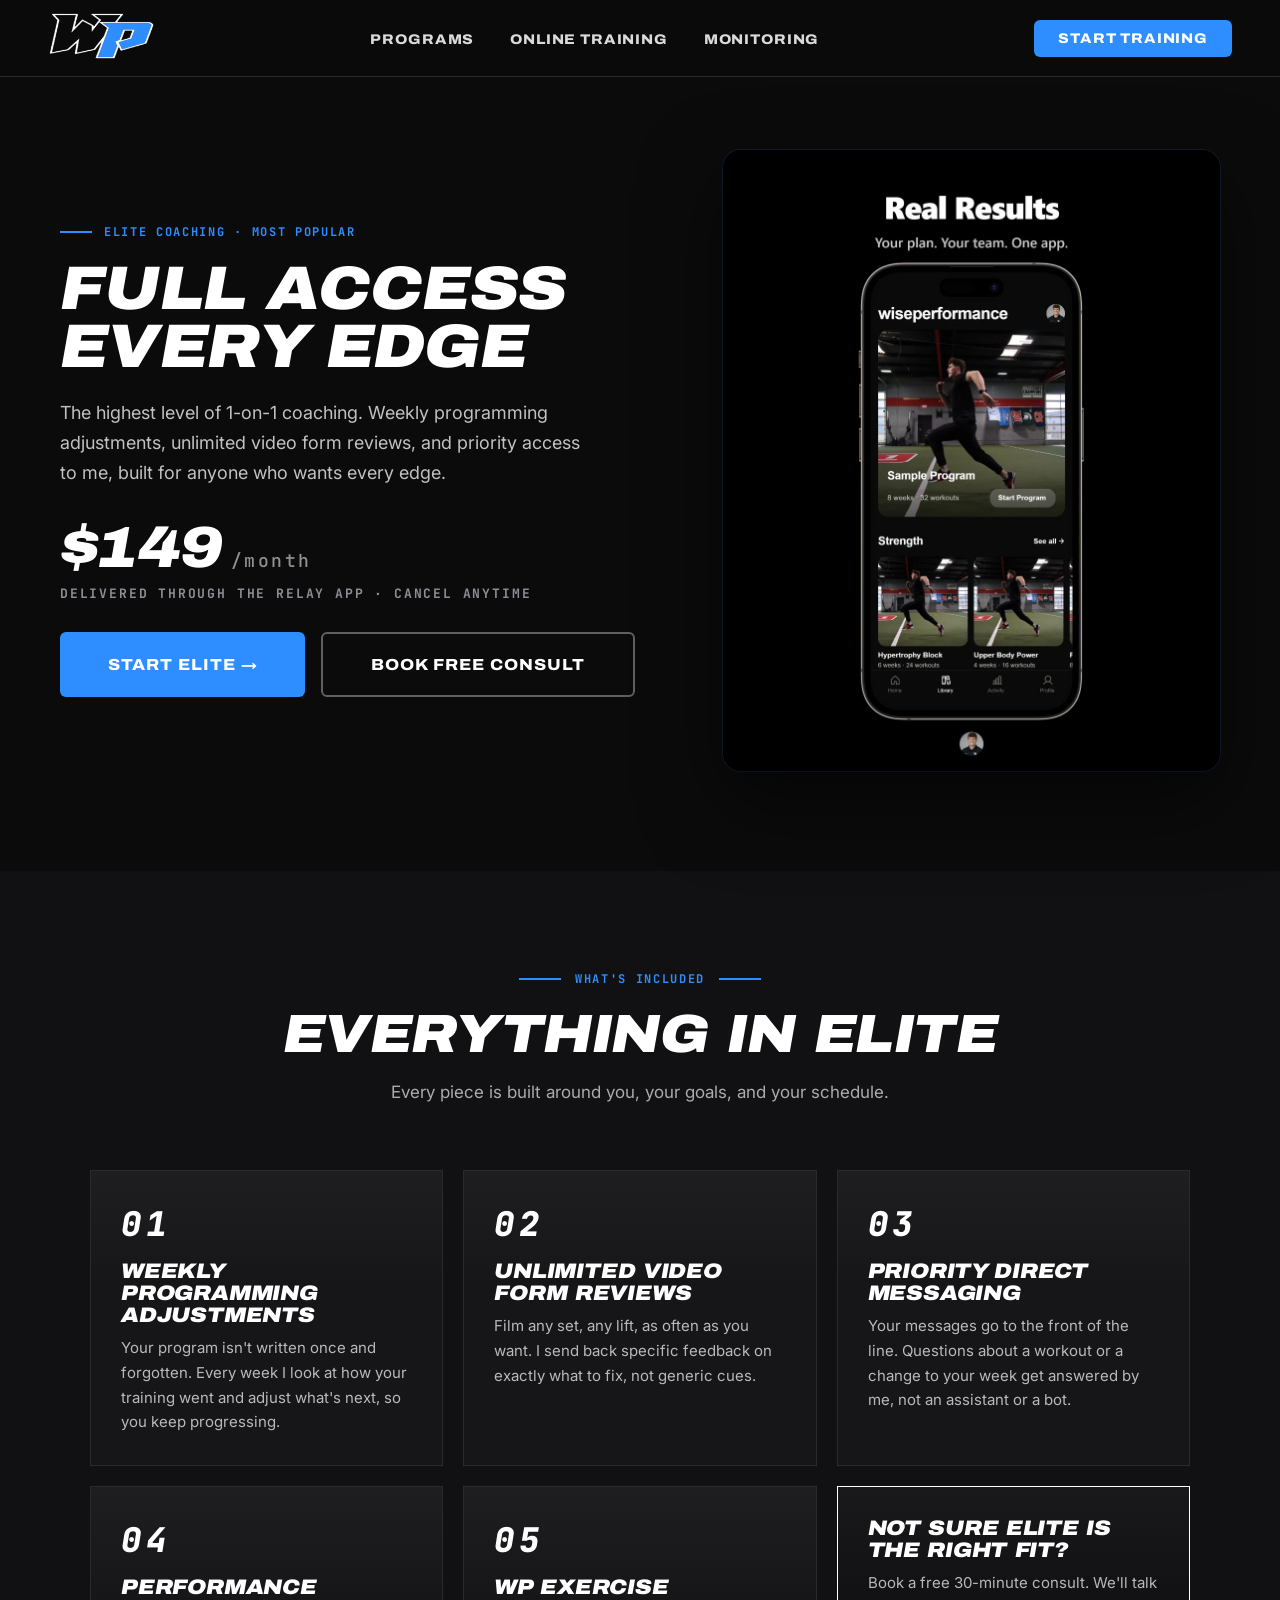
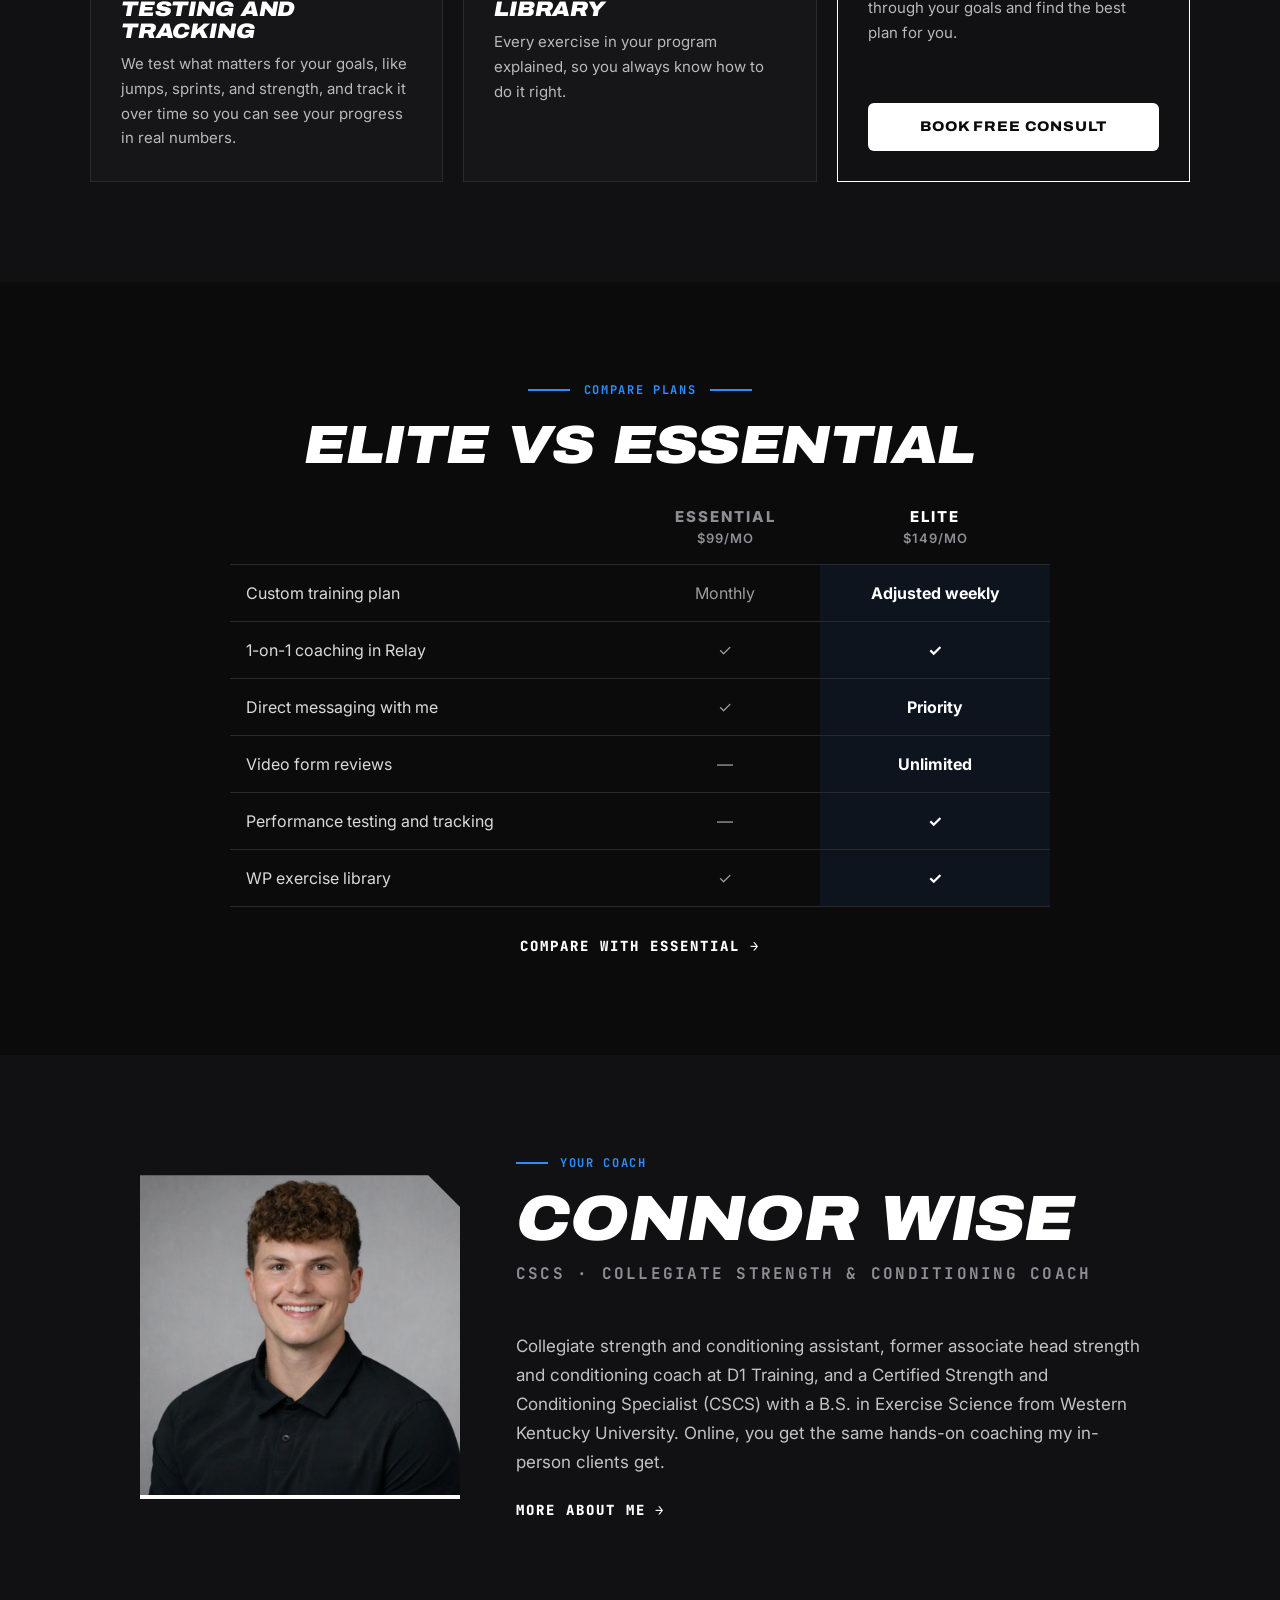
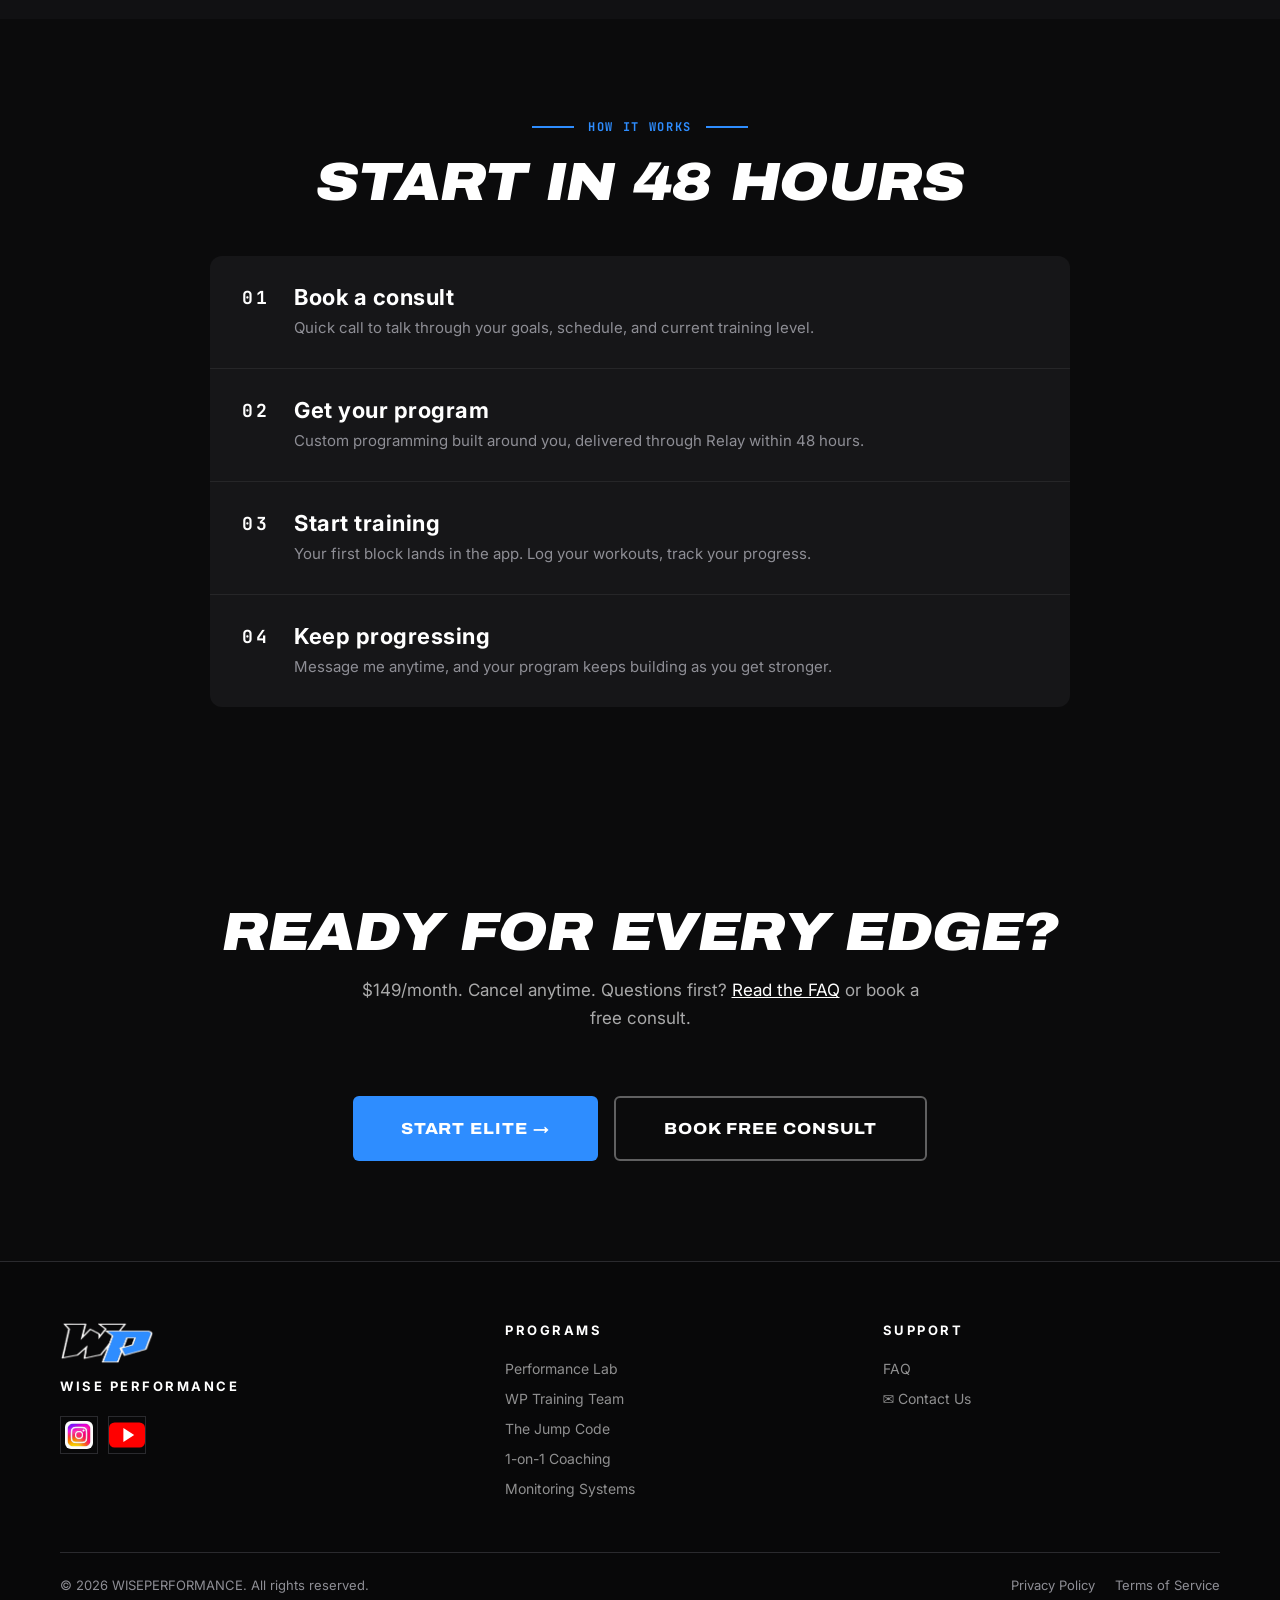
<file: elite.html>
<!DOCTYPE html>
<html lang="en">
<head>
  <link rel="icon" type="image/png" href="favicon.png">
  <!-- Google tag (gtag.js) -->
  <script async src="https://www.googletagmanager.com/gtag/js?id=G-00MNYDV65M"></script>
  <script>
    window.dataLayer = window.dataLayer || [];
    function gtag(){dataLayer.push(arguments);}
    gtag('js', new Date());
    gtag('config', 'G-00MNYDV65M');
  </script>
  <meta charset="UTF-8">
  <meta name="viewport" content="width=device-width, initial-scale=1.0">
  <title>Elite Coaching | Wise Performance</title>
  <meta name="description" content="Elite 1-on-1 online coaching with Connor Wise: weekly programming adjustments, unlimited video form reviews, priority messaging, and performance testing. $149/month.">
  <link rel="canonical" href="https://wiseperformancecoach.com/elite.html">
  <meta property="og:type" content="website">
  <meta property="og:url" content="https://wiseperformancecoach.com/elite.html">
  <meta property="og:title" content="Elite Coaching | Wise Performance">
  <meta property="og:description" content="Elite 1-on-1 online coaching with Connor Wise: weekly programming adjustments, unlimited video form reviews, priority messaging, and performance testing. $149/month.">
  <meta property="og:image" content="https://wiseperformancecoach.com/app-mockup.jpg">
  <meta name="twitter:card" content="summary_large_image">
  <link rel="preconnect" href="https://fonts.googleapis.com">
  <link rel="preconnect" href="https://fonts.gstatic.com" crossorigin>
  <link href="https://fonts.googleapis.com/css2?family=Archivo:ital,wdth,wght@0,62..125,400..900;1,62..125,700..900&family=Inter:wght@400;500;600;700&family=JetBrains+Mono:wght@500;700&display=swap" rel="stylesheet">
  <link rel="stylesheet" href="styles.css?v=15">
  <script src="site.js?v=15" defer></script></head>
<body>

<!-- NAV -->
<nav>
  <a href="/"><img src="wp-logo.png?v=15" alt="Wise Performance" style="height:48px;"></a>
  <ul class="nav-links">
    <li><a href="programs.html">PROGRAMS</a></li>
    <li><a href="/#online-training">ONLINE TRAINING</a></li>
    <li><a href="products.html">MONITORING</a></li>
  </ul>
  <a href="/#contact" class="btn-nav">START TRAINING</a>
</nav>

<!-- PLAN HERO -->
<section class="elite-hero">
  <div class="elite-hero-inner">
    <div class="elite-hero-text">
      <div class="about-eyebrow">ELITE COACHING &middot; MOST POPULAR</div>
      <h1 class="elite-title">Full access<br><span class="blue">Every edge</span></h1>
      <p class="elite-lead">The highest level of 1-on-1 coaching. Weekly programming adjustments, unlimited video form reviews, and priority access to me, built for anyone who wants every edge.</p>
      <div class="elite-price"><strong>$149</strong><span>/month</span></div>
      <div class="elite-price-note">Delivered through the Relay app &middot; Cancel anytime</div>
      <div class="elite-ctas">
        <a href="https://buy.stripe.com/cNi3cublnaDKcdZaah5sA04" target="_blank" class="btn-primary">START ELITE &rarr;</a>
        <a href="https://calendly.com/connor-wise06/30min?utm_source=website&amp;utm_campaign=coaching-consult" target="_blank" class="btn-outline">BOOK FREE CONSULT</a>
      </div>
    </div>
    <div class="elite-hero-media">
      <img src="app-mockup.jpg" alt="The Wise Performance app showing a training program library" width="1000" height="1250">
    </div>
  </div>
</section>

<!-- WHAT'S INCLUDED -->
<section class="elite-included">
  <div class="section-label">WHAT'S INCLUDED</div>
  <div class="section-title">Everything in Elite</div>
  <p class="section-sub">Every piece is built around you, your goals, and your schedule.</p>
  <div class="elite-grid">
    <div class="elite-feature">
      <div class="elite-num">01</div>
      <h3>Weekly programming adjustments</h3>
      <p>Your program isn't written once and forgotten. Every week I look at how your training went and adjust what's next, so you keep progressing.</p>
    </div>
    <div class="elite-feature">
      <div class="elite-num">02</div>
      <h3>Unlimited video form reviews</h3>
      <p>Film any set, any lift, as often as you want. I send back specific feedback on exactly what to fix, not generic cues.</p>
    </div>
    <div class="elite-feature">
      <div class="elite-num">03</div>
      <h3>Priority direct messaging</h3>
      <p>Your messages go to the front of the line. Questions about a workout or a change to your week get answered by me, not an assistant or a bot.</p>
    </div>
    <div class="elite-feature">
      <div class="elite-num">04</div>
      <h3>Performance testing and tracking</h3>
      <p>We test what matters for your goals, like jumps, sprints, and strength, and track it over time so you can see your progress in real numbers.</p>
    </div>
    <div class="elite-feature">
      <div class="elite-num">05</div>
      <h3>WP exercise library</h3>
      <p>Every exercise in your program explained, so you always know how to do it right.</p>
    </div>
    <div class="elite-feature elite-feature--cta">
      <h3>Not sure Elite is the right fit?</h3>
      <p>Book a free 30-minute consult. We'll talk through your goals and find the best plan for you.</p>
      <a href="https://calendly.com/connor-wise06/30min?utm_source=website&amp;utm_campaign=coaching-consult" target="_blank" class="btn-card fill">BOOK FREE CONSULT</a>
    </div>
  </div>
</section>

<!-- COMPARE -->
<section class="elite-compare">
  <div class="section-label">COMPARE PLANS</div>
  <div class="section-title">Elite vs <span class="blue">Essential</span></div>
  <div class="compare-wrap">
    <table class="compare-table">
      <thead>
        <tr><th></th><th>Essential<span>$99/mo</span></th><th class="is-current">Elite<span>$149/mo</span></th></tr>
      </thead>
      <tbody>
        <tr><td>Custom training plan</td><td>Monthly</td><td class="is-current">Adjusted weekly</td></tr>
        <tr><td>1-on-1 coaching in Relay</td><td>&#10003;</td><td class="is-current">&#10003;</td></tr>
        <tr><td>Direct messaging with me</td><td>&#10003;</td><td class="is-current">Priority</td></tr>
        <tr><td>Video form reviews</td><td>&mdash;</td><td class="is-current">Unlimited</td></tr>
        <tr><td>Performance testing and tracking</td><td>&mdash;</td><td class="is-current">&#10003;</td></tr>
        <tr><td>WP exercise library</td><td>&#10003;</td><td class="is-current">&#10003;</td></tr>
      </tbody>
    </table>
  </div>
  <div class="compare-more"><a href="essential.html" class="plan-more">COMPARE WITH ESSENTIAL &rarr;</a></div>
</section>

<!-- COACH -->
<section class="elite-coach">
  <div class="elite-coach-inner">
    <img src="headshot.jpg?v=2" alt="Connor Wise" class="elite-coach-photo" width="800" height="800" loading="lazy">
    <div>
      <div class="about-eyebrow">YOUR COACH</div>
      <h2 class="elite-coach-name">Connor <span class="blue">Wise</span></h2>
      <div class="about-role">CSCS &middot; COLLEGIATE STRENGTH &amp; CONDITIONING COACH</div>
      <p>Collegiate strength and conditioning assistant, former associate head strength and conditioning coach at D1 Training, and a Certified Strength and Conditioning Specialist (CSCS) with a B.S. in Exercise Science from Western Kentucky University. Online, you get the same hands-on coaching my in-person clients get.</p>
      <a href="/#about" class="plan-more">MORE ABOUT ME &rarr;</a>
    </div>
  </div>
</section>

<!-- HOW IT WORKS -->
<section class="elite-how">
  <div class="section-label">HOW IT WORKS</div>
  <div class="section-title">Start in <span class="blue">48 hours</span></div>
  <div class="how-it-works">
    <div class="hiw-steps">
      <div class="hiw-step"><div class="hiw-num">01</div><div class="hiw-body"><div class="hiw-step-title">Book a consult</div><p>Quick call to talk through your goals, schedule, and current training level.</p></div></div>
      <div class="hiw-step"><div class="hiw-num">02</div><div class="hiw-body"><div class="hiw-step-title">Get your program</div><p>Custom programming built around you, delivered through Relay within 48 hours.</p></div></div>
      <div class="hiw-step"><div class="hiw-num">03</div><div class="hiw-body"><div class="hiw-step-title">Start training</div><p>Your first block lands in the app. Log your workouts, track your progress.</p></div></div>
      <div class="hiw-step"><div class="hiw-num">04</div><div class="hiw-body"><div class="hiw-step-title">Keep progressing</div><p>Message me anytime, and your program keeps building as you get stronger.</p></div></div>
    </div>
  </div>
</section>

<!-- FINAL CTA -->
<section class="elite-final">
  <div class="section-title">Ready for <span class="blue">every edge?</span></div>
  <p class="section-sub">$149/month. Cancel anytime. Questions first? <a href="/#faq">Read the FAQ</a> or book a free consult.</p>
  <div class="elite-ctas elite-ctas--center">
    <a href="https://buy.stripe.com/cNi3cublnaDKcdZaah5sA04" target="_blank" class="btn-primary">START ELITE &rarr;</a>
    <a href="https://calendly.com/connor-wise06/30min?utm_source=website&amp;utm_campaign=coaching-consult" target="_blank" class="btn-outline">BOOK FREE CONSULT</a>
  </div>
</section>
<!-- FOOTER -->
<footer>
  <div class="footer-top">
    <div>
      <img src="wp-logo.png?v=15" alt="Wise Performance" style="height:42px;margin-bottom:14px;display:block;">
      <div class="footer-brand">WISE PERFORMANCE</div>
      <div class="social-links">
        <a href="https://www.instagram.com/wise_performance" class="social-link" target="_blank"><img src="insta-logo.jpg" alt="Instagram" style="height:28px;width:28px;object-fit:cover;border-radius:6px;"></a>
        <a href="https://www.youtube.com/@ConnorWise06" class="social-link" target="_blank"><svg height="28" viewBox="0 0 90 63" xmlns="http://www.w3.org/2000/svg"><rect width="90" height="63" rx="14" fill="#FF0000"/><polygon points="36,14 36,49 63,31.5" fill="white"/></svg></a>
      </div>
    </div>
    <div class="footer-col">
      <h4>PROGRAMS</h4>
      <ul>
        <li><a href="lab.html">Performance Lab</a></li>
        <li><a href="team.html">WP Training Team</a></li>
        <li><a href="lab.html#programs">The Jump Code</a></li>
        <li><a href="/#online-training">1-on-1 Coaching</a></li>
        <li><a href="products.html">Monitoring Systems</a></li>
      </ul>
    </div>
    <div class="footer-col">
      <h4>SUPPORT</h4>
      <ul>
        <li><a href="/#faq">FAQ</a></li>
        <li><a href="mailto:connor@wiseperformancecoach.com">&#9993; Contact Us</a></li>
      </ul>
    </div>
  </div>
  <div class="footer-bottom">
    <p>&copy; 2026 WISEPERFORMANCE. All rights reserved.</p>
    <div class="footer-legal">
      <a href="privacy.html">Privacy Policy</a>
      <a href="terms.html">Terms of Service</a>
    </div>
  </div>
</footer>
</body>
</html>
</file>
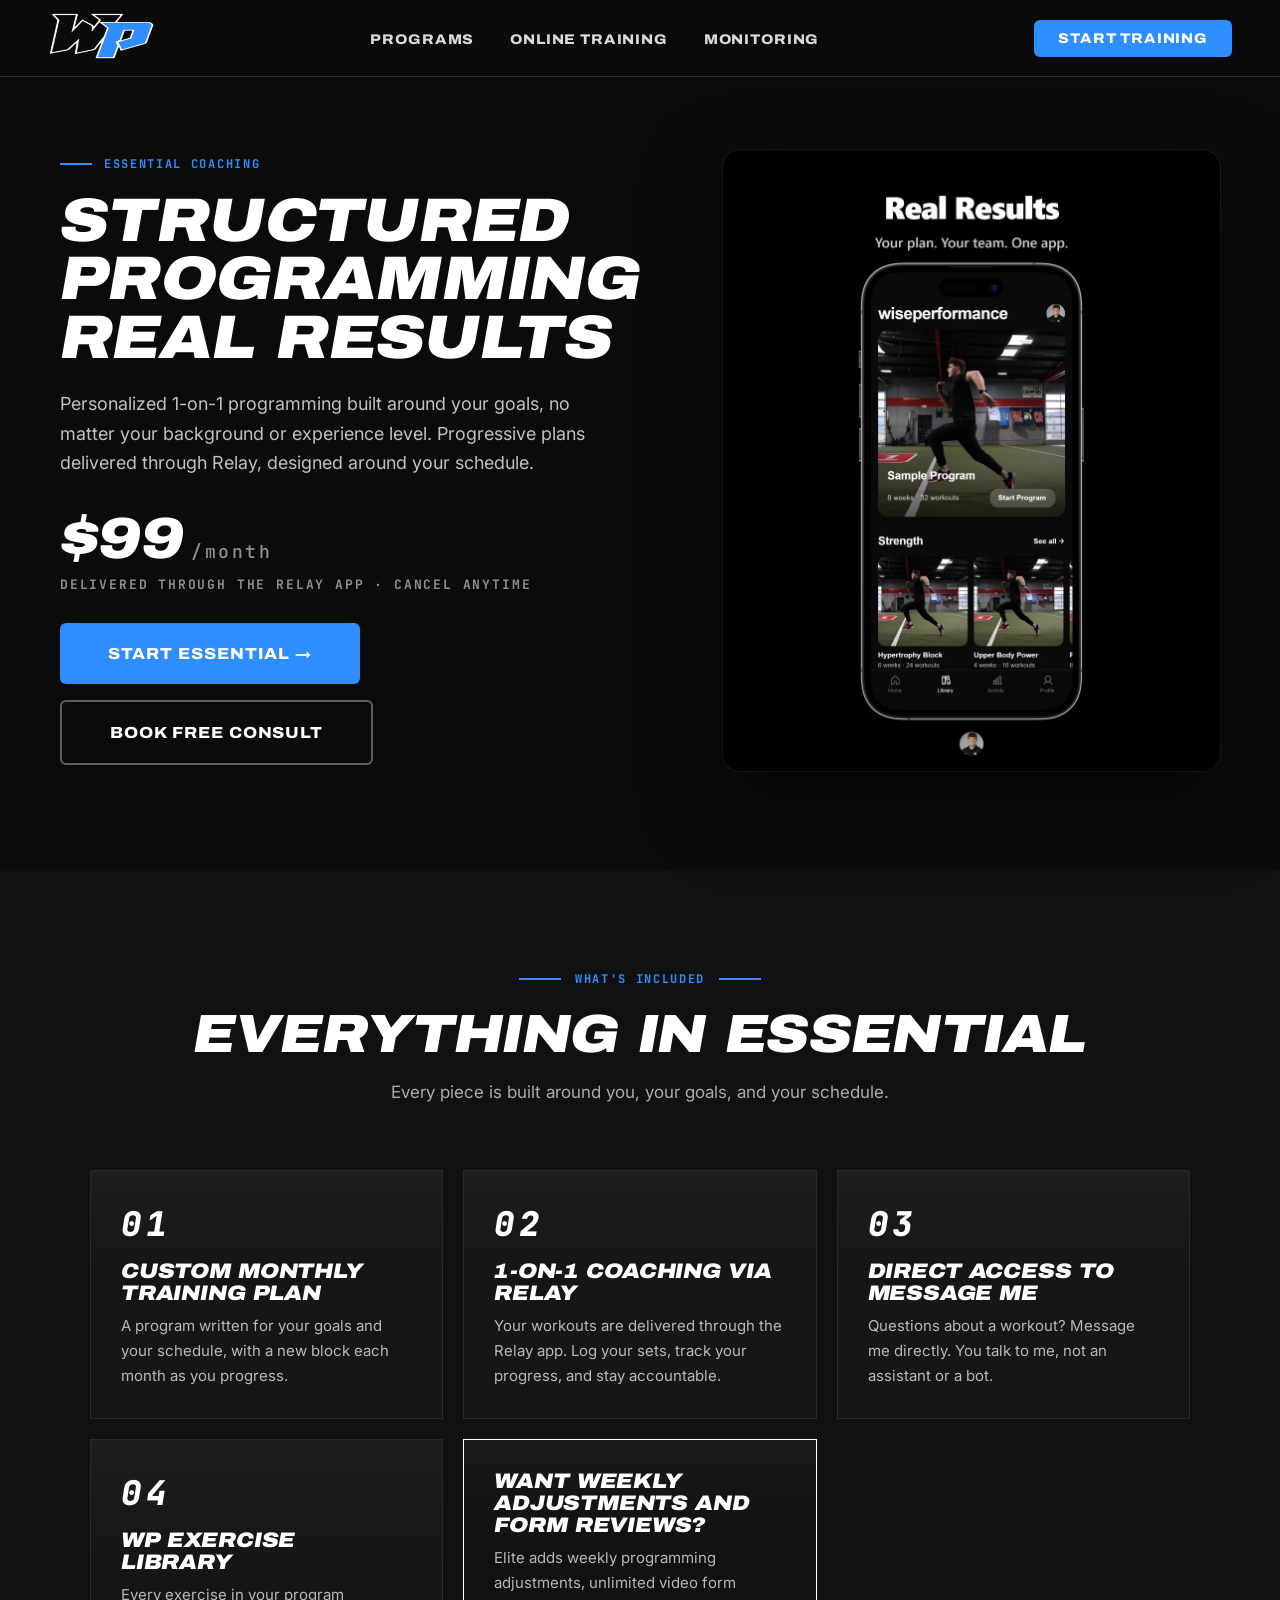
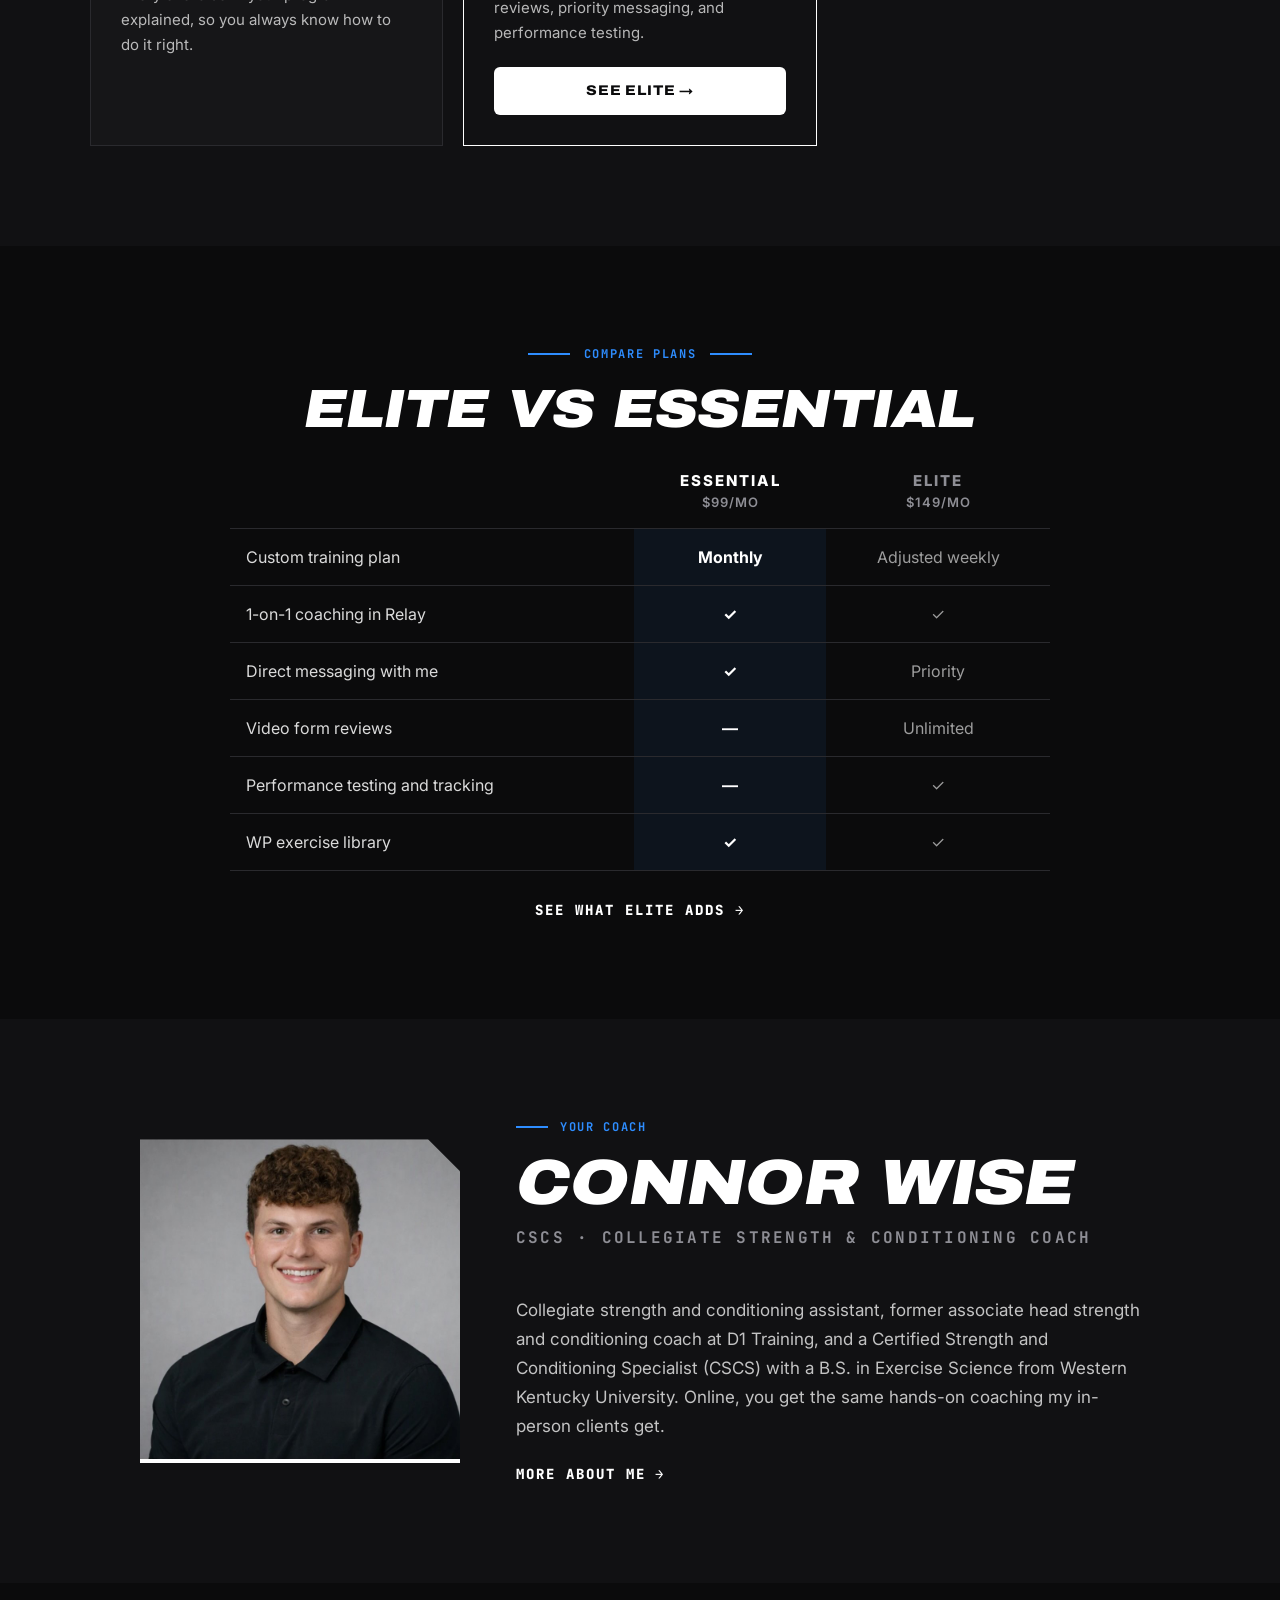
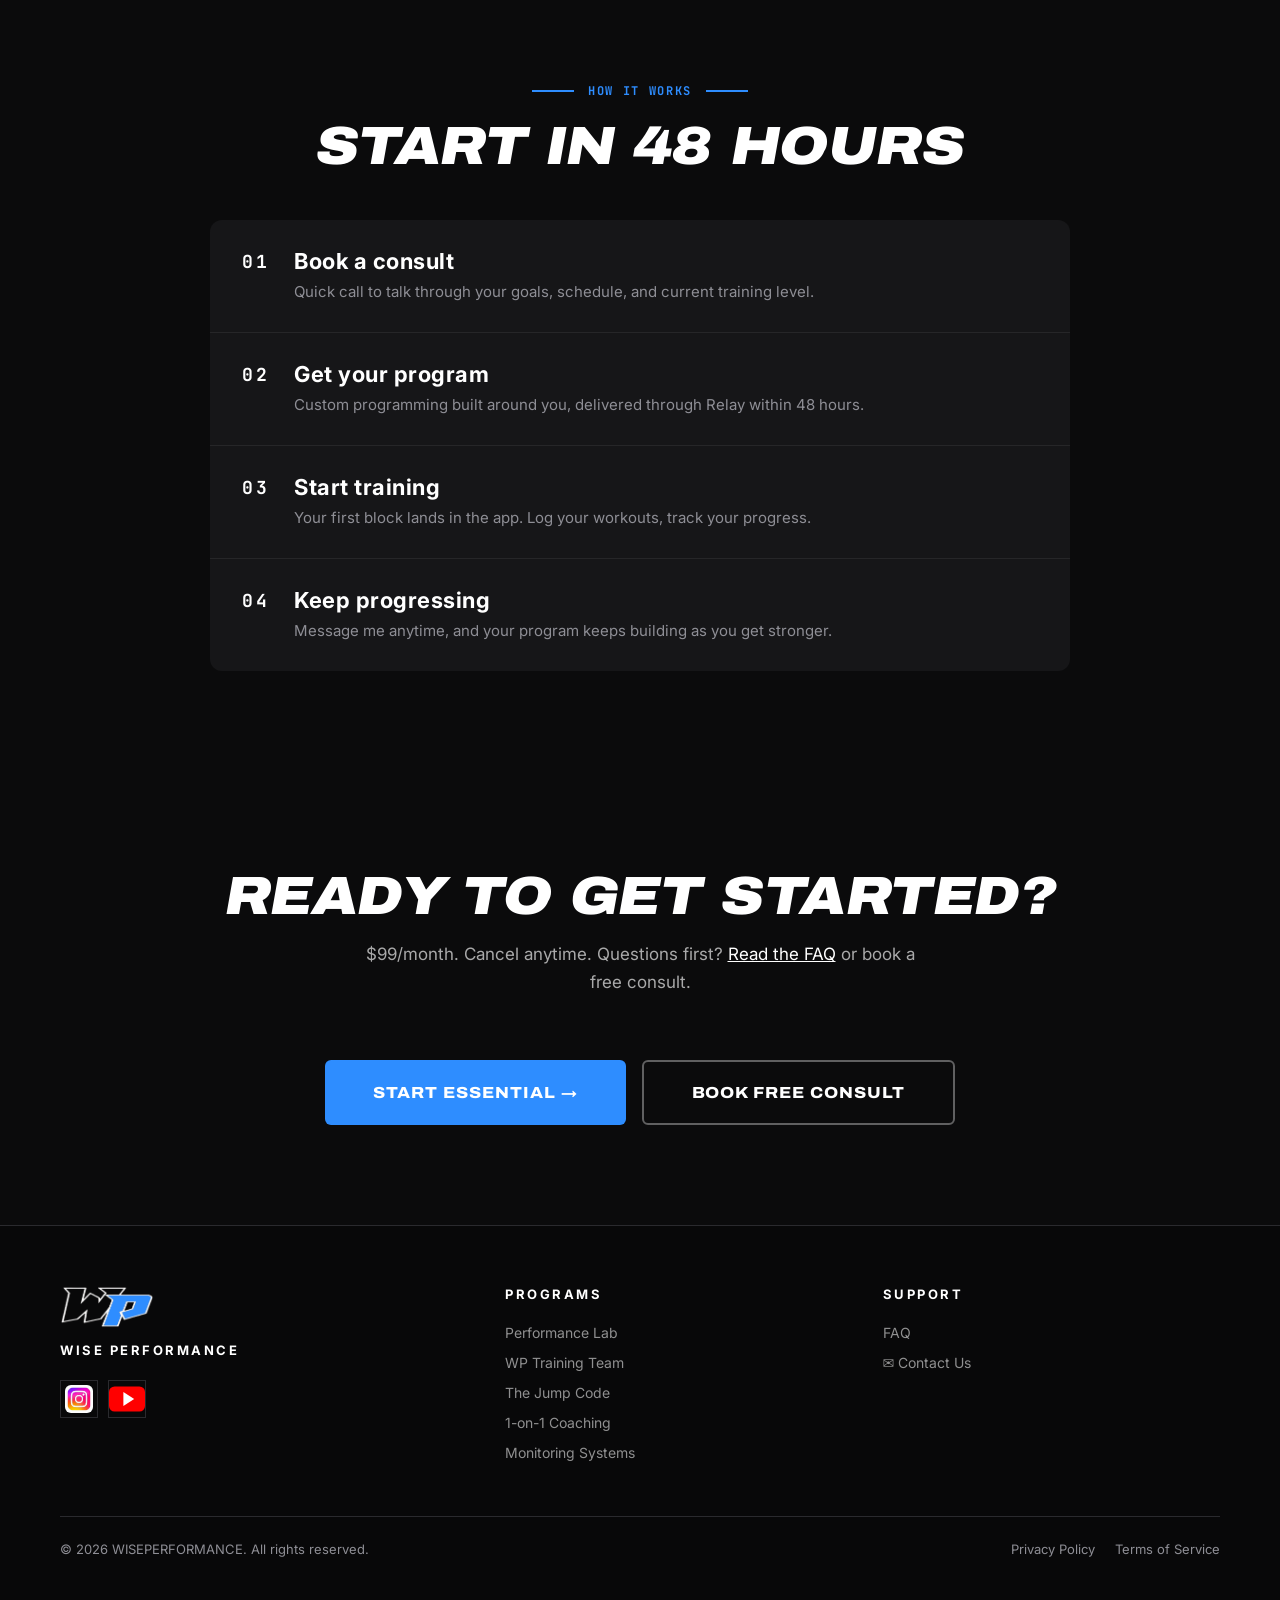
<file: essential.html>
<!DOCTYPE html>
<html lang="en">
<head>
  <link rel="icon" type="image/png" href="favicon.png">
  <!-- Google tag (gtag.js) -->
  <script async src="https://www.googletagmanager.com/gtag/js?id=G-00MNYDV65M"></script>
  <script>
    window.dataLayer = window.dataLayer || [];
    function gtag(){dataLayer.push(arguments);}
    gtag('js', new Date());
    gtag('config', 'G-00MNYDV65M');
  </script>
  <meta charset="UTF-8">
  <meta name="viewport" content="width=device-width, initial-scale=1.0">
  <title>Essential Coaching | Wise Performance</title>
  <meta name="description" content="Essential 1-on-1 online coaching with Connor Wise: a custom monthly training plan, coaching through the Relay app, and direct messaging. $99/month.">
  <link rel="canonical" href="https://wiseperformancecoach.com/essential.html">
  <meta property="og:type" content="website">
  <meta property="og:url" content="https://wiseperformancecoach.com/essential.html">
  <meta property="og:title" content="Essential Coaching | Wise Performance">
  <meta property="og:description" content="Essential 1-on-1 online coaching with Connor Wise: a custom monthly training plan, coaching through the Relay app, and direct messaging. $99/month.">
  <meta property="og:image" content="https://wiseperformancecoach.com/app-mockup.jpg">
  <meta name="twitter:card" content="summary_large_image">
  <link rel="preconnect" href="https://fonts.googleapis.com">
  <link rel="preconnect" href="https://fonts.gstatic.com" crossorigin>
  <link href="https://fonts.googleapis.com/css2?family=Archivo:ital,wdth,wght@0,62..125,400..900;1,62..125,700..900&family=Inter:wght@400;500;600;700&family=JetBrains+Mono:wght@500;700&display=swap" rel="stylesheet">
  <link rel="stylesheet" href="styles.css?v=15">
  <script src="site.js?v=15" defer></script></head>
<body>

<!-- NAV -->
<nav>
  <a href="/"><img src="wp-logo.png?v=15" alt="Wise Performance" style="height:48px;"></a>
  <ul class="nav-links">
    <li><a href="programs.html">PROGRAMS</a></li>
    <li><a href="/#online-training">ONLINE TRAINING</a></li>
    <li><a href="products.html">MONITORING</a></li>
  </ul>
  <a href="/#contact" class="btn-nav">START TRAINING</a>
</nav>

<!-- PLAN HERO -->
<section class="elite-hero">
  <div class="elite-hero-inner">
    <div class="elite-hero-text">
      <div class="about-eyebrow">ESSENTIAL COACHING</div>
      <h1 class="elite-title">Structured programming<br><span class="blue">Real results</span></h1>
      <p class="elite-lead">Personalized 1-on-1 programming built around your goals, no matter your background or experience level. Progressive plans delivered through Relay, designed around your schedule.</p>
      <div class="elite-price"><strong>$99</strong><span>/month</span></div>
      <div class="elite-price-note">Delivered through the Relay app &middot; Cancel anytime</div>
      <div class="elite-ctas">
        <a href="https://buy.stripe.com/9B66oG613fY41zlcip5sA03" target="_blank" class="btn-primary">START ESSENTIAL &rarr;</a>
        <a href="https://calendly.com/connor-wise06/30min?utm_source=website&amp;utm_campaign=coaching-consult" target="_blank" class="btn-outline">BOOK FREE CONSULT</a>
      </div>
    </div>
    <div class="elite-hero-media">
      <img src="app-mockup.jpg" alt="The Wise Performance app showing a training program library" width="1000" height="1250">
    </div>
  </div>
</section>

<!-- WHAT'S INCLUDED -->
<section class="elite-included">
  <div class="section-label">WHAT'S INCLUDED</div>
  <div class="section-title">Everything in Essential</div>
  <p class="section-sub">Every piece is built around you, your goals, and your schedule.</p>
  <div class="elite-grid">
    <div class="elite-feature">
      <div class="elite-num">01</div>
      <h3>Custom monthly training plan</h3>
      <p>A program written for your goals and your schedule, with a new block each month as you progress.</p>
    </div>
    <div class="elite-feature">
      <div class="elite-num">02</div>
      <h3>1-on-1 coaching via Relay</h3>
      <p>Your workouts are delivered through the Relay app. Log your sets, track your progress, and stay accountable.</p>
    </div>
    <div class="elite-feature">
      <div class="elite-num">03</div>
      <h3>Direct access to message me</h3>
      <p>Questions about a workout? Message me directly. You talk to me, not an assistant or a bot.</p>
    </div>
    <div class="elite-feature">
      <div class="elite-num">04</div>
      <h3>WP exercise library</h3>
      <p>Every exercise in your program explained, so you always know how to do it right.</p>
    </div>
    <div class="elite-feature elite-feature--cta">
      <h3>Want weekly adjustments and form reviews?</h3>
      <p>Elite adds weekly programming adjustments, unlimited video form reviews, priority messaging, and performance testing.</p>
      <a href="elite.html" class="btn-card fill">SEE ELITE &rarr;</a>
    </div>
  </div>
</section>

<!-- COMPARE -->
<section class="elite-compare">
  <div class="section-label">COMPARE PLANS</div>
  <div class="section-title">Elite vs <span class="blue">Essential</span></div>
  <div class="compare-wrap">
    <table class="compare-table">
      <thead>
        <tr><th></th><th class="is-current">Essential<span>$99/mo</span></th><th>Elite<span>$149/mo</span></th></tr>
      </thead>
      <tbody>
        <tr><td>Custom training plan</td><td class="is-current">Monthly</td><td>Adjusted weekly</td></tr>
        <tr><td>1-on-1 coaching in Relay</td><td class="is-current">&#10003;</td><td>&#10003;</td></tr>
        <tr><td>Direct messaging with me</td><td class="is-current">&#10003;</td><td>Priority</td></tr>
        <tr><td>Video form reviews</td><td class="is-current">&mdash;</td><td>Unlimited</td></tr>
        <tr><td>Performance testing and tracking</td><td class="is-current">&mdash;</td><td>&#10003;</td></tr>
        <tr><td>WP exercise library</td><td class="is-current">&#10003;</td><td>&#10003;</td></tr>
      </tbody>
    </table>
  </div>
  <div class="compare-more"><a href="elite.html" class="plan-more">SEE WHAT ELITE ADDS &rarr;</a></div>
</section>

<!-- COACH -->
<section class="elite-coach">
  <div class="elite-coach-inner">
    <img src="headshot.jpg?v=2" alt="Connor Wise" class="elite-coach-photo" width="800" height="800" loading="lazy">
    <div>
      <div class="about-eyebrow">YOUR COACH</div>
      <h2 class="elite-coach-name">Connor <span class="blue">Wise</span></h2>
      <div class="about-role">CSCS &middot; COLLEGIATE STRENGTH &amp; CONDITIONING COACH</div>
      <p>Collegiate strength and conditioning assistant, former associate head strength and conditioning coach at D1 Training, and a Certified Strength and Conditioning Specialist (CSCS) with a B.S. in Exercise Science from Western Kentucky University. Online, you get the same hands-on coaching my in-person clients get.</p>
      <a href="/#about" class="plan-more">MORE ABOUT ME &rarr;</a>
    </div>
  </div>
</section>

<!-- HOW IT WORKS -->
<section class="elite-how">
  <div class="section-label">HOW IT WORKS</div>
  <div class="section-title">Start in <span class="blue">48 hours</span></div>
  <div class="how-it-works">
    <div class="hiw-steps">
      <div class="hiw-step"><div class="hiw-num">01</div><div class="hiw-body"><div class="hiw-step-title">Book a consult</div><p>Quick call to talk through your goals, schedule, and current training level.</p></div></div>
      <div class="hiw-step"><div class="hiw-num">02</div><div class="hiw-body"><div class="hiw-step-title">Get your program</div><p>Custom programming built around you, delivered through Relay within 48 hours.</p></div></div>
      <div class="hiw-step"><div class="hiw-num">03</div><div class="hiw-body"><div class="hiw-step-title">Start training</div><p>Your first block lands in the app. Log your workouts, track your progress.</p></div></div>
      <div class="hiw-step"><div class="hiw-num">04</div><div class="hiw-body"><div class="hiw-step-title">Keep progressing</div><p>Message me anytime, and your program keeps building as you get stronger.</p></div></div>
    </div>
  </div>
</section>

<!-- FINAL CTA -->
<section class="elite-final">
  <div class="section-title">Ready to <span class="blue">get started?</span></div>
  <p class="section-sub">$99/month. Cancel anytime. Questions first? <a href="/#faq">Read the FAQ</a> or book a free consult.</p>
  <div class="elite-ctas elite-ctas--center">
    <a href="https://buy.stripe.com/9B66oG613fY41zlcip5sA03" target="_blank" class="btn-primary">START ESSENTIAL &rarr;</a>
    <a href="https://calendly.com/connor-wise06/30min?utm_source=website&amp;utm_campaign=coaching-consult" target="_blank" class="btn-outline">BOOK FREE CONSULT</a>
  </div>
</section>
<!-- FOOTER -->
<footer>
  <div class="footer-top">
    <div>
      <img src="wp-logo.png?v=15" alt="Wise Performance" style="height:42px;margin-bottom:14px;display:block;">
      <div class="footer-brand">WISE PERFORMANCE</div>
      <div class="social-links">
        <a href="https://www.instagram.com/wise_performance" class="social-link" target="_blank"><img src="insta-logo.jpg" alt="Instagram" style="height:28px;width:28px;object-fit:cover;border-radius:6px;"></a>
        <a href="https://www.youtube.com/@ConnorWise06" class="social-link" target="_blank"><svg height="28" viewBox="0 0 90 63" xmlns="http://www.w3.org/2000/svg"><rect width="90" height="63" rx="14" fill="#FF0000"/><polygon points="36,14 36,49 63,31.5" fill="white"/></svg></a>
      </div>
    </div>
    <div class="footer-col">
      <h4>PROGRAMS</h4>
      <ul>
        <li><a href="lab.html">Performance Lab</a></li>
        <li><a href="team.html">WP Training Team</a></li>
        <li><a href="lab.html#programs">The Jump Code</a></li>
        <li><a href="/#online-training">1-on-1 Coaching</a></li>
        <li><a href="products.html">Monitoring Systems</a></li>
      </ul>
    </div>
    <div class="footer-col">
      <h4>SUPPORT</h4>
      <ul>
        <li><a href="/#faq">FAQ</a></li>
        <li><a href="mailto:connor@wiseperformancecoach.com">&#9993; Contact Us</a></li>
      </ul>
    </div>
  </div>
  <div class="footer-bottom">
    <p>&copy; 2026 WISEPERFORMANCE. All rights reserved.</p>
    <div class="footer-legal">
      <a href="privacy.html">Privacy Policy</a>
      <a href="terms.html">Terms of Service</a>
    </div>
  </div>
</footer>
</body>
</html>
</file>
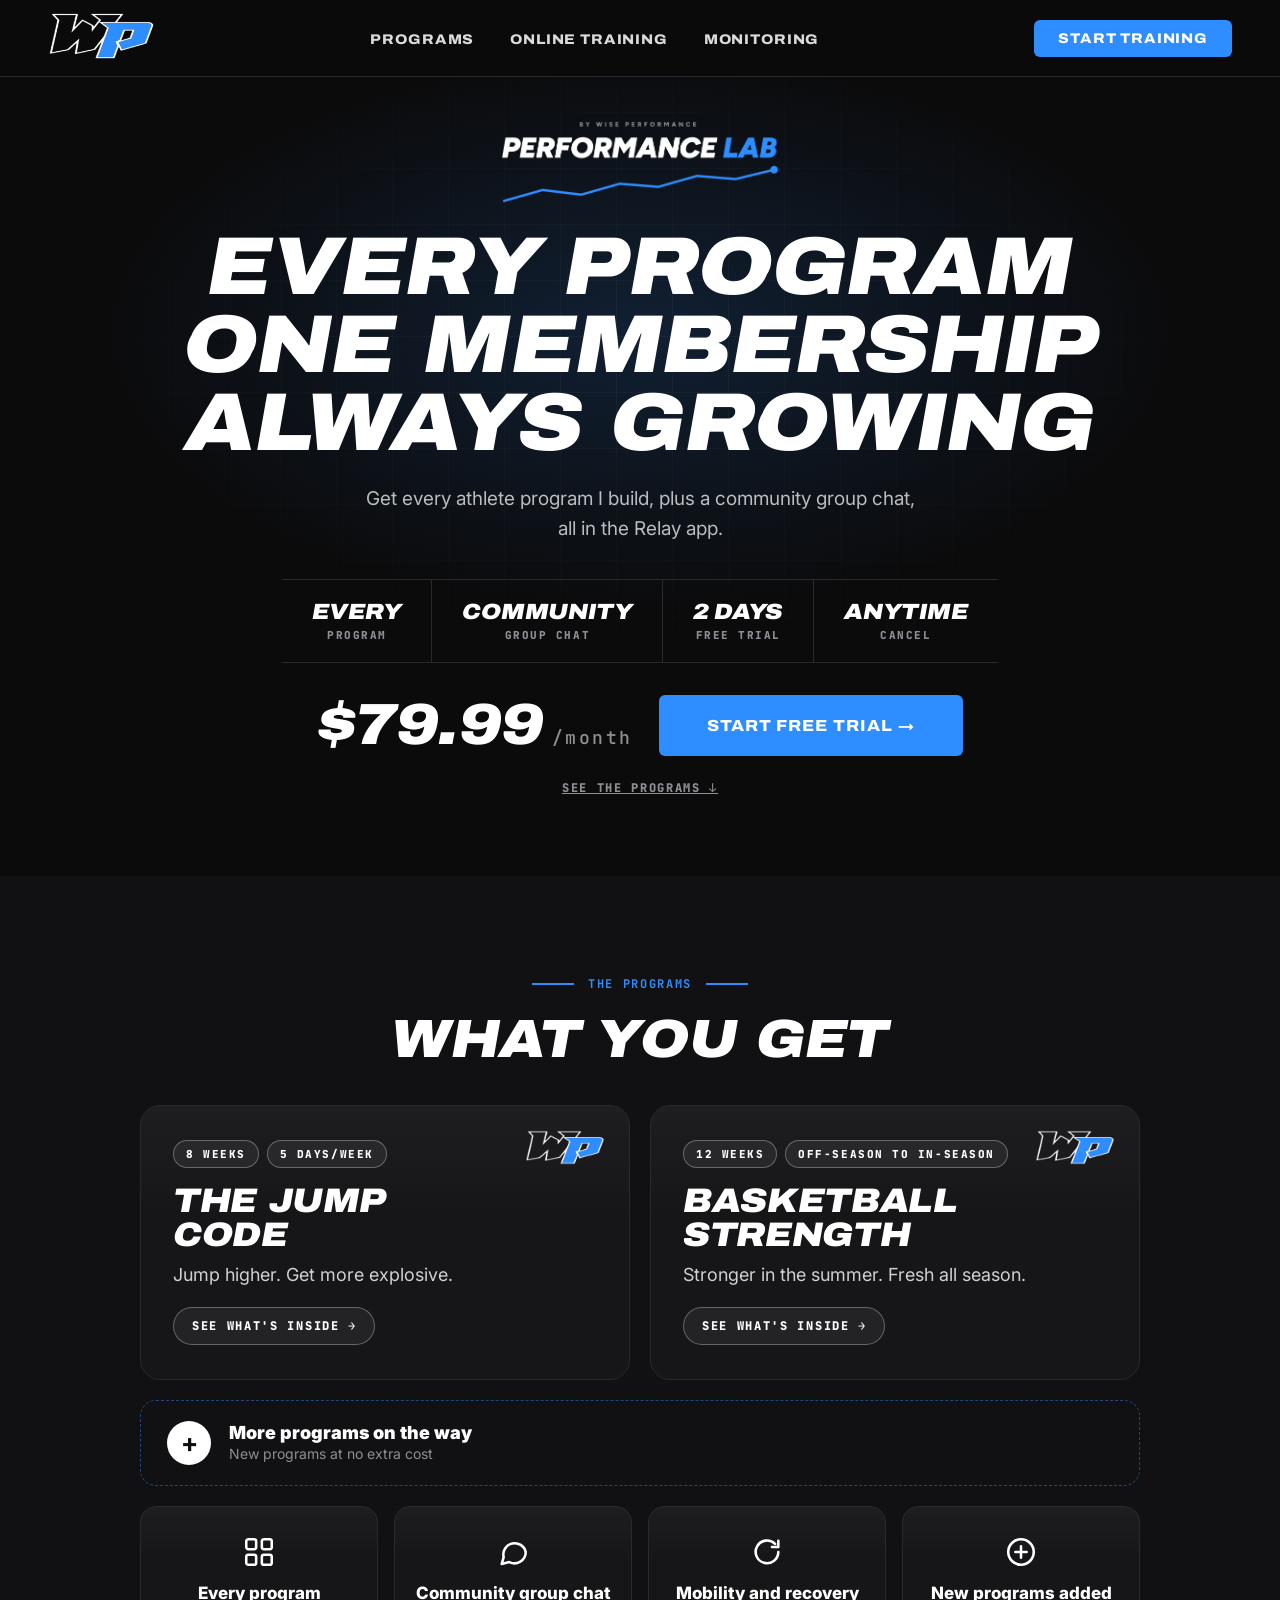
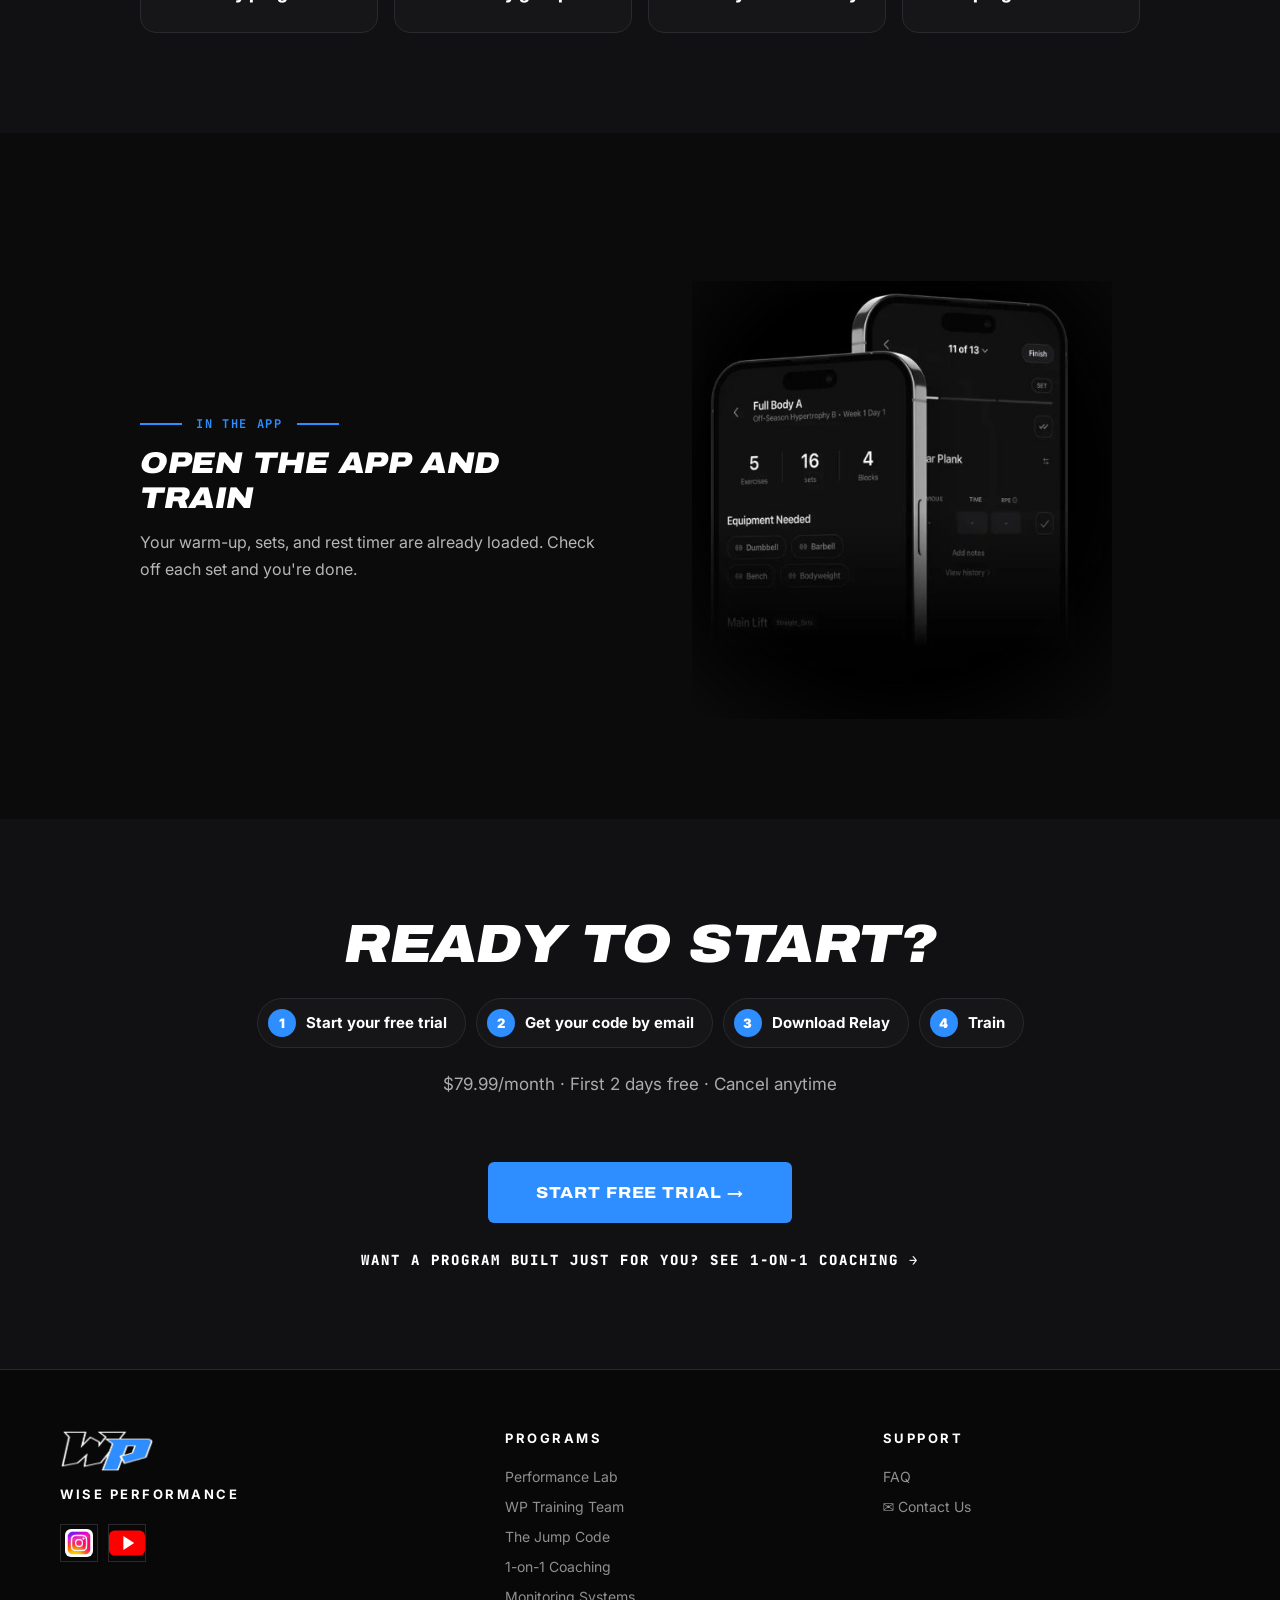
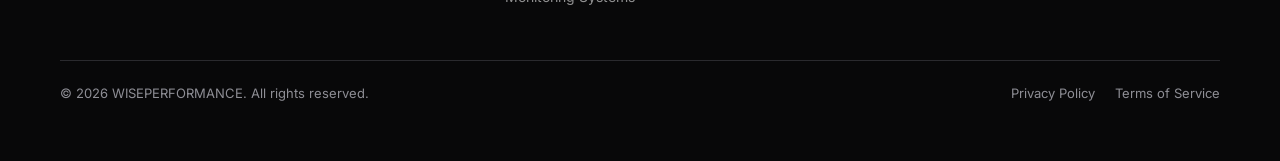
<file: lab.html>
<!DOCTYPE html>
<html lang="en">
<head>
  <link rel="icon" type="image/png" href="favicon.png">
  <!-- Google tag (gtag.js) -->
  <script async src="https://www.googletagmanager.com/gtag/js?id=G-00MNYDV65M"></script>
  <script>
    window.dataLayer = window.dataLayer || [];
    function gtag(){dataLayer.push(arguments);}
    gtag('js', new Date());
    gtag('config', 'G-00MNYDV65M');
  </script>
  <meta charset="UTF-8">
  <meta name="viewport" content="width=device-width, initial-scale=1.0">
  <title>Performance Lab | Wise Performance</title>
  <meta name="description" content="Performance Lab by Wise Performance: every athlete program Connor Wise builds, including Basketball Strength and The Jump Code, and a community group chat, all in the Relay app. $79.99/month.">
  <link rel="canonical" href="https://wiseperformancecoach.com/lab.html">
  <meta property="og:type" content="website">
  <meta property="og:url" content="https://wiseperformancecoach.com/lab.html">
  <meta property="og:title" content="Performance Lab | Wise Performance">
  <meta property="og:description" content="Performance Lab by Wise Performance: every athlete program Connor Wise builds, including Basketball Strength and The Jump Code, and a community group chat, all in the Relay app. $79.99/month.">
  <meta property="og:image" content="https://wiseperformancecoach.com/app-mockup.jpg">
  <meta name="twitter:card" content="summary_large_image">
  <link rel="preconnect" href="https://fonts.googleapis.com">
  <link rel="preconnect" href="https://fonts.gstatic.com" crossorigin>
  <link href="https://fonts.googleapis.com/css2?family=Archivo:ital,wdth,wght@0,62..125,400..900;1,62..125,700..900&family=Inter:wght@400;500;600;700&family=JetBrains+Mono:wght@500;700&display=swap" rel="stylesheet">
  <link rel="stylesheet" href="styles.css?v=15">
  <script src="site.js?v=15" defer></script></head>
<body>

<!-- NAV -->
<nav>
  <a href="/"><img src="wp-logo.png?v=15" alt="Wise Performance" style="height:48px;"></a>
  <ul class="nav-links">
    <li><a href="programs.html">PROGRAMS</a></li>
    <li><a href="/#online-training">ONLINE TRAINING</a></li>
    <li><a href="products.html">MONITORING</a></li>
  </ul>
  <a href="/#contact" class="btn-nav">START TRAINING</a>
</nav>

<!-- PLAN HERO -->
<section class="lab-hero">
  <img src="lab-logo.png" alt="Performance Lab by Wise Performance" class="lab-hero-logo" width="1162" height="350">
  <h1 class="lab-hero-title">Every program<br>One membership<br><span class="blue">Always growing</span></h1>
  <p class="lab-hero-sub">Get every athlete program I build, plus a community group chat, all in the Relay app.</p>
  <div class="lab-hero-stats">
    <div><strong>Every</strong><span>PROGRAM</span></div>
    <div><strong>Community</strong><span>GROUP CHAT</span></div>
    <div><strong>2 days</strong><span>FREE TRIAL</span></div>
    <div><strong>Anytime</strong><span>CANCEL</span></div>
  </div>
  <div class="lab-hero-buy">
    <div class="elite-price"><strong>$79.99</strong><span>/month</span></div>
    <a href="https://www.relayathletic.com/en/c/wiseperformance#plans" target="_blank" class="btn-primary">START FREE TRIAL &rarr;</a>
  </div>
  <a href="#programs" class="lab-hero-more">SEE THE PROGRAMS &darr;</a>
</section>

<!-- THE PROGRAMS -->
<section class="lab-programs lab-alt" id="programs">
  <div class="section-label">THE PROGRAMS</div>
  <div class="section-title">What you <span class="blue">get</span></div>
  <div class="lab-prog-grid">
    <button type="button" class="lab-prog" data-open="dlg-jump">
      <img src="wp-logo.png?v=15" alt="" class="lab-prog-logo" aria-hidden="true">
      <div class="lab-prog-tags"><span>8 WEEKS</span><span>5 DAYS/WEEK</span></div>
      <h3>The Jump Code</h3>
      <p>Jump higher. Get more explosive.</p>
      <span class="lab-prog-open">SEE WHAT'S INSIDE <span aria-hidden="true">&rarr;</span></span>
    </button>
    <button type="button" class="lab-prog" data-open="dlg-bball">
      <img src="wp-logo.png?v=15" alt="" class="lab-prog-logo" aria-hidden="true">
      <div class="lab-prog-tags"><span>12 WEEKS</span><span>OFF-SEASON TO IN-SEASON</span></div>
      <h3>Basketball Strength</h3>
      <p>Stronger in the summer. Fresh all season.</p>
      <span class="lab-prog-open">SEE WHAT'S INSIDE <span aria-hidden="true">&rarr;</span></span>
    </button>
    <div class="lab-prog-more">
      <div class="lab-prog-plus" aria-hidden="true">+</div>
      <div><strong>More programs on the way</strong><span>New programs at no extra cost</span></div>
    </div>
  </div>
  <div class="lab-get-row">
    <div class="lab-get-item">
      <svg viewBox="0 0 24 24" aria-hidden="true"><rect x="3" y="3" width="7" height="7" rx="1.5"/><rect x="14" y="3" width="7" height="7" rx="1.5"/><rect x="3" y="14" width="7" height="7" rx="1.5"/><rect x="14" y="14" width="7" height="7" rx="1.5"/></svg>
      <strong>Every program</strong>
    </div>
    <div class="lab-get-item">
      <svg viewBox="0 0 24 24" aria-hidden="true"><path d="M21 12a8 8 0 0 1-11.6 7.1L4 20.5l1.4-4.9A8 8 0 1 1 21 12z"/></svg>
      <strong>Community group chat</strong>
    </div>
    <div class="lab-get-item">
      <svg viewBox="0 0 24 24" aria-hidden="true"><path d="M20 12a8 8 0 1 1-2.3-5.7"/><path d="M20 4v4.5h-4.5"/></svg>
      <strong>Mobility and recovery</strong>
    </div>
    <div class="lab-get-item">
      <svg viewBox="0 0 24 24" aria-hidden="true"><circle cx="12" cy="12" r="9"/><path d="M12 8v8M8 12h8"/></svg>
      <strong>New programs added</strong>
    </div>
  </div>
</section>

<!-- IN THE APP -->
<section class="lab-app">
  <div class="lab-app-row">
    <div class="lab-app-text">
      <div class="section-label">IN THE APP</div>
      <h3>Open the app and train</h3>
      <p>Your warm-up, sets, and rest timer are already loaded. Check off each set and you're done.</p>
    </div>
    <img src="lab-app-session.jpg" alt="A Performance Lab workout in the Relay app" width="500" height="521" loading="lazy">
  </div>
</section>

<!-- START -->
<section class="elite-final lab-alt">
  <div class="section-title">Ready to <span class="blue">start?</span></div>
  <ol class="lab-steps">
    <li>Start your free trial</li>
    <li>Get your code by email</li>
    <li>Download Relay</li>
    <li>Train</li>
  </ol>
  <p class="section-sub">$79.99/month &middot; First 2 days free &middot; Cancel anytime</p>
  <div class="elite-ctas elite-ctas--center">
    <a href="https://www.relayathletic.com/en/c/wiseperformance#plans" target="_blank" class="btn-primary">START FREE TRIAL &rarr;</a>
  </div>
  <a href="/#online-training" class="plan-more lab-1on1">WANT A PROGRAM BUILT JUST FOR YOU? SEE 1-ON-1 COACHING &rarr;</a>
</section>
<!-- PROGRAM POP-UPS -->
<dialog class="lab-modal lab-modal--photo" id="dlg-jump" aria-labelledby="dlg-jump-title"><div class="lab-modal-photos"><div class="lab-slides-track"><img src="coach.jpg" alt="Connor Wise jumping on the Vertec" class="lab-modal-photo lab-modal-photo--vertec"><img src="card-jumpcode.jpg" alt="Connor Wise testing his jump on force plates" class="lab-modal-photo"></div><div class="lab-slide-dots"><button type="button" class="is-on" aria-label="Photo 1"></button><button type="button" aria-label="Photo 2"></button></div></div><div class="lab-modal-body">
  <button type="button" class="lab-modal-close" aria-label="Close">&times;</button>
  <div class="lab-prog-tags"><span>8 WEEKS</span><span>5 DAYS/WEEK</span></div>
  <h3 id="dlg-jump-title">The Jump Code</h3>
  <p class="lab-modal-lead"><strong>Jumping more isn't making you jump higher.</strong> The Jump Code builds your strength first, then turns it into inches on your vertical.</p>
  <div class="lab-modal-label">WHY YOUR VERTICAL IS STUCK</div>
  <ul class="lab-fixes">
    <li><span>Random jumps with no plan</span><strong>Every week builds on the last</strong></li>
    <li><span>Strong in the gym, slow off the floor</span><strong>Strength paired with max-effort jumps</strong></li>
    <li><span>Always sore, never fresh</span><strong>Volume drops at the end so you peak</strong></li>
  </ul>
  <div class="lab-modal-label">HOW IT WORKS</div>
  <ol class="lab-modal-phases">
    <li><span>PHASE 1</span>Build the base<p>Gain strength and build up your jump capacity.</p></li>
    <li><span>PHASE 2</span>Push strength<p>Push your strength and hit max-effort jumps.</p></li>
    <li><span>PHASE 3</span>Express it<p>Lower the volume, keep jumping max, and express your gains.</p></li>
  </ol>
  <div class="lab-modal-label">MY RESULTS</div>
  <div class="lab-results">
    <div><strong>+2.16"</strong><span>JUMP HEIGHT</span><small>17" &rarr; 19.16"</small></div>
    <div><strong>+9%</strong><span>PEAK POWER</span><small>53 &rarr; 58 W/kg</small></div>
    <div><strong>+25%</strong><span>mRSI</span><small>0.48 &rarr; 0.60</small></div>
  </div>
  <a href="https://www.relayathletic.com/en/c/wiseperformance#plans" target="_blank" class="btn-primary lab-modal-cta">START JUMPING HIGHER &rarr;</a>
  <p class="lab-modal-fine">First 2 days free &middot; Cancel anytime</p>
</div></dialog>

<dialog class="lab-modal" id="dlg-bball" aria-labelledby="dlg-bball-title"><div class="lab-modal-body">
  <button type="button" class="lab-modal-close" aria-label="Close">&times;</button>
  <div class="lab-prog-tags"><span>12 WEEKS</span><span>OFF-SEASON TO IN-SEASON</span></div>
  <h3 id="dlg-bball-title">Basketball Strength</h3>
  <p class="lab-modal-lead"><strong>Most lifting programs aren't built for basketball.</strong> This one makes you stronger and quicker without leaving you too sore to play.</p>
  <div class="lab-modal-label">BUILT FOR THE GAME</div>
  <ul class="lab-fixes">
    <li><span>Lifting that leaves you sore on game day</span><strong>Training planned around your season</strong></li>
    <li><span>Strength with no speed</span><strong>Speed, change of direction, and plyos built in</strong></li>
    <li><span>Losing your gains once the season starts</span><strong>An in-season phase that keeps you strong</strong></li>
  </ul>
  <div class="lab-modal-label">HOW IT WORKS</div>
  <ol class="lab-modal-phases">
    <li><span>WEEKS 1&ndash;3</span>Off-season base<p>Build the foundation with full-body strength.</p></li>
    <li><span>WEEKS 4&ndash;8</span>Strength<p>Push your strength while speed and plyos ramp up.</p></li>
    <li><span>WEEKS 9+</span>In-season<p>Two short days a week to stay strong and fresh.</p></li>
  </ol>
  <a href="https://www.relayathletic.com/en/c/wiseperformance#plans" target="_blank" class="btn-primary lab-modal-cta">START GETTING STRONGER &rarr;</a>
  <p class="lab-modal-fine">First 2 days free &middot; Cancel anytime</p>
</div></dialog>

<script>
  // program cards open their pop-up; the X, Esc, or a click outside closes it
  document.querySelectorAll('[data-open]').forEach(function (card) {
    card.addEventListener('click', function () { document.getElementById(card.dataset.open).showModal(); });
  });
  document.querySelectorAll('.lab-modal').forEach(function (dlg) {
    dlg.querySelector('.lab-modal-close').addEventListener('click', function () { dlg.close(); });
    dlg.addEventListener('click', function (e) { if (e.target === dlg) dlg.close(); });
  });
  // photo slideshow inside a pop-up: slides every few seconds, dots jump to a photo
  document.querySelectorAll('.lab-modal-photos').forEach(function (box) {
    var track = box.querySelector('.lab-slides-track'), dots = box.querySelectorAll('.lab-slide-dots button');
    var count = track.children.length, i = 0, timer = null;
    function go(n) { i = (n + count) % count; track.style.transform = 'translateX(' + (-100 * i) + '%)'; dots.forEach(function (d, k) { d.classList.toggle('is-on', k === i); }); }
    function start() { stop(); timer = setInterval(function () { go(i + 1); }, 3500); }
    function stop() { if (timer) clearInterval(timer); timer = null; }
    dots.forEach(function (d, k) { d.addEventListener('click', function () { go(k); start(); }); });
    var dlg = box.closest('dialog');
    new MutationObserver(function () { if (dlg.open) { go(0); start(); } else stop(); }).observe(dlg, { attributes: true, attributeFilter: ['open'] });
  });
</script>

<!-- FOOTER -->
<footer>
  <div class="footer-top">
    <div>
      <img src="wp-logo.png?v=15" alt="Wise Performance" style="height:42px;margin-bottom:14px;display:block;">
      <div class="footer-brand">WISE PERFORMANCE</div>
      <div class="social-links">
        <a href="https://www.instagram.com/wise_performance" class="social-link" target="_blank"><img src="insta-logo.jpg" alt="Instagram" style="height:28px;width:28px;object-fit:cover;border-radius:6px;"></a>
        <a href="https://www.youtube.com/@ConnorWise06" class="social-link" target="_blank"><svg height="28" viewBox="0 0 90 63" xmlns="http://www.w3.org/2000/svg"><rect width="90" height="63" rx="14" fill="#FF0000"/><polygon points="36,14 36,49 63,31.5" fill="white"/></svg></a>
      </div>
    </div>
    <div class="footer-col">
      <h4>PROGRAMS</h4>
      <ul>
        <li><a href="lab.html">Performance Lab</a></li>
        <li><a href="team.html">WP Training Team</a></li>
        <li><a href="lab.html#programs">The Jump Code</a></li>
        <li><a href="/#online-training">1-on-1 Coaching</a></li>
        <li><a href="products.html">Monitoring Systems</a></li>
      </ul>
    </div>
    <div class="footer-col">
      <h4>SUPPORT</h4>
      <ul>
        <li><a href="/#faq">FAQ</a></li>
        <li><a href="mailto:connor@wiseperformancecoach.com">&#9993; Contact Us</a></li>
      </ul>
    </div>
  </div>
  <div class="footer-bottom">
    <p>&copy; 2026 WISEPERFORMANCE. All rights reserved.</p>
    <div class="footer-legal">
      <a href="privacy.html">Privacy Policy</a>
      <a href="terms.html">Terms of Service</a>
    </div>
  </div>
</footer>
</body>
</html>
</file>
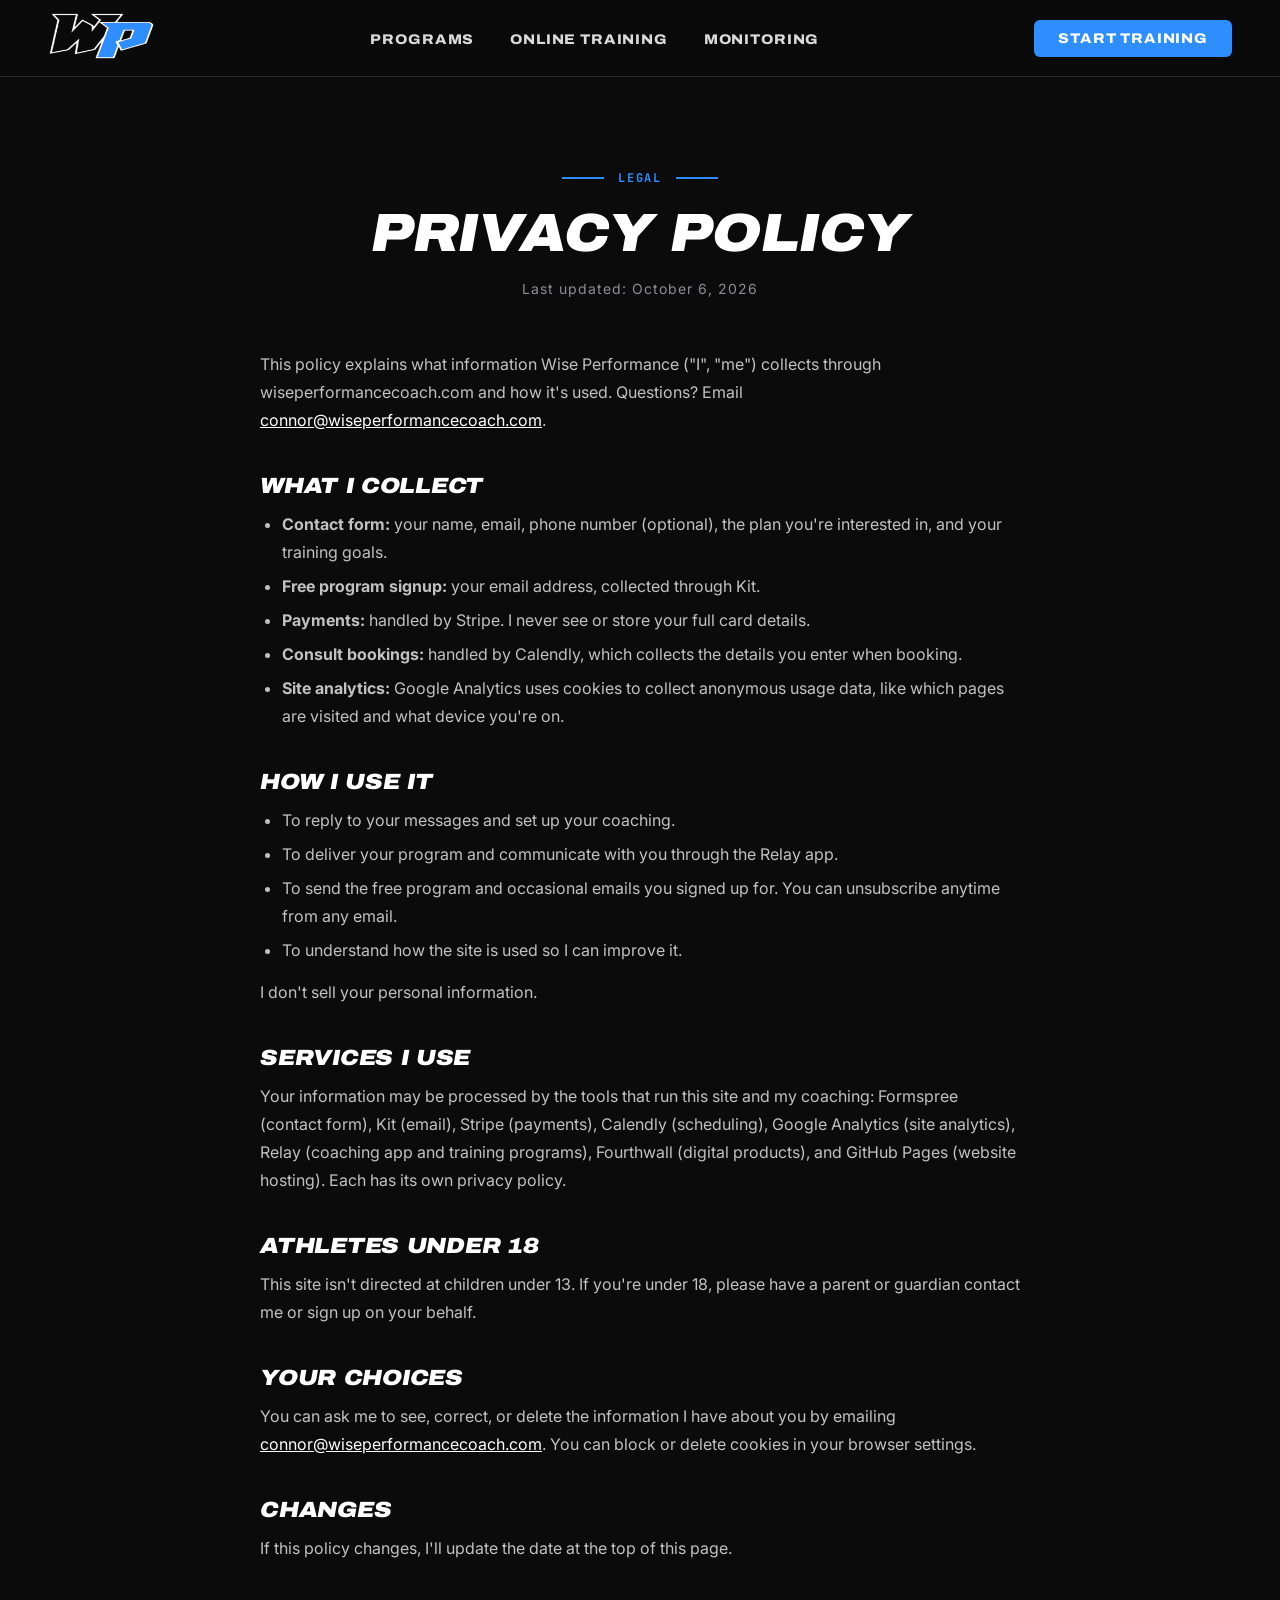
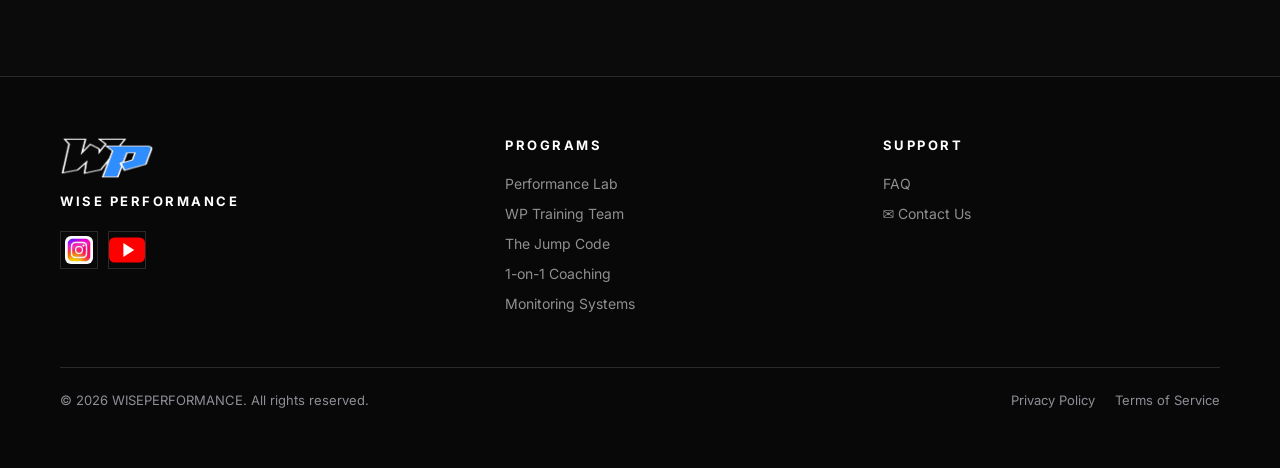
<file: privacy.html>
<!DOCTYPE html>
<html lang="en">
<head>
  <link rel="icon" type="image/png" href="favicon.png">
  <!-- Google tag (gtag.js) -->
  <script async src="https://www.googletagmanager.com/gtag/js?id=G-00MNYDV65M"></script>
  <script>
    window.dataLayer = window.dataLayer || [];
    function gtag(){dataLayer.push(arguments);}
    gtag('js', new Date());
    gtag('config', 'G-00MNYDV65M');
  </script>
  <meta charset="UTF-8">
  <meta name="viewport" content="width=device-width, initial-scale=1.0">
  <title>Privacy Policy | Wise Performance</title>
  <meta name="description" content="How Wise Performance collects and uses your information.">
  <link rel="canonical" href="https://wiseperformancecoach.com/privacy.html">
  <meta property="og:type" content="website">
  <meta property="og:url" content="https://wiseperformancecoach.com/privacy.html">
  <meta property="og:title" content="Privacy Policy | Wise Performance">
  <meta property="og:description" content="How Wise Performance collects and uses your information.">
  <meta property="og:image" content="https://wiseperformancecoach.com/hero-bg.jpg">
  <meta name="twitter:card" content="summary_large_image">
  <link rel="preconnect" href="https://fonts.googleapis.com">
  <link rel="preconnect" href="https://fonts.gstatic.com" crossorigin>
  <link href="https://fonts.googleapis.com/css2?family=Archivo:ital,wdth,wght@0,62..125,400..900;1,62..125,700..900&family=Inter:wght@400;500;600;700&family=JetBrains+Mono:wght@500;700&display=swap" rel="stylesheet">
  <link rel="stylesheet" href="styles.css?v=15">
  <script src="site.js?v=15" defer></script></head>
<body>

<!-- NAV -->
<nav>
  <a href="/"><img src="wp-logo.png?v=15" alt="Wise Performance" style="height:48px;"></a>
  <ul class="nav-links">
    <li><a href="programs.html">PROGRAMS</a></li>
    <li><a href="/#online-training">ONLINE TRAINING</a></li>
    <li><a href="products.html">MONITORING</a></li>
  </ul>
  <a href="/#contact" class="btn-nav">START TRAINING</a>
</nav>

<!-- LEGAL -->
<section class="legal-page">
  <div class="section-label">LEGAL</div>
  <div class="section-title">Privacy <span class="blue">policy</span></div>
  <div class="legal-body">
    <p class="legal-updated">Last updated: October 6, 2026</p>
    <p>This policy explains what information Wise Performance ("I", "me") collects through wiseperformancecoach.com and how it's used. Questions? Email <a href="mailto:connor@wiseperformancecoach.com">connor@wiseperformancecoach.com</a>.</p>

    <h2>What I collect</h2>
    <ul>
      <li><strong>Contact form:</strong> your name, email, phone number (optional), the plan you're interested in, and your training goals.</li>
      <li><strong>Free program signup:</strong> your email address, collected through Kit.</li>
      <li><strong>Payments:</strong> handled by Stripe. I never see or store your full card details.</li>
      <li><strong>Consult bookings:</strong> handled by Calendly, which collects the details you enter when booking.</li>
      <li><strong>Site analytics:</strong> Google Analytics uses cookies to collect anonymous usage data, like which pages are visited and what device you're on.</li>
    </ul>

    <h2>How I use it</h2>
    <ul>
      <li>To reply to your messages and set up your coaching.</li>
      <li>To deliver your program and communicate with you through the Relay app.</li>
      <li>To send the free program and occasional emails you signed up for. You can unsubscribe anytime from any email.</li>
      <li>To understand how the site is used so I can improve it.</li>
    </ul>
    <p>I don't sell your personal information.</p>

    <h2>Services I use</h2>
    <p>Your information may be processed by the tools that run this site and my coaching: Formspree (contact form), Kit (email), Stripe (payments), Calendly (scheduling), Google Analytics (site analytics), Relay (coaching app and training programs), Fourthwall (digital products), and GitHub Pages (website hosting). Each has its own privacy policy.</p>

    <h2>Athletes under 18</h2>
    <p>This site isn't directed at children under 13. If you're under 18, please have a parent or guardian contact me or sign up on your behalf.</p>

    <h2>Your choices</h2>
    <p>You can ask me to see, correct, or delete the information I have about you by emailing <a href="mailto:connor@wiseperformancecoach.com">connor@wiseperformancecoach.com</a>. You can block or delete cookies in your browser settings.</p>

    <h2>Changes</h2>
    <p>If this policy changes, I'll update the date at the top of this page.</p>
  </div>
</section>

<!-- FOOTER -->
<footer>
  <div class="footer-top">
    <div>
      <img src="wp-logo.png?v=15" alt="Wise Performance" style="height:42px;margin-bottom:14px;display:block;">
      <div class="footer-brand">WISE PERFORMANCE</div>
      <div class="social-links">
        <a href="https://www.instagram.com/wise_performance" class="social-link" target="_blank"><img src="insta-logo.jpg" alt="Instagram" style="height:28px;width:28px;object-fit:cover;border-radius:6px;"></a>
        <a href="https://www.youtube.com/@ConnorWise06" class="social-link" target="_blank"><svg height="28" viewBox="0 0 90 63" xmlns="http://www.w3.org/2000/svg"><rect width="90" height="63" rx="14" fill="#FF0000"/><polygon points="36,14 36,49 63,31.5" fill="white"/></svg></a>
      </div>
    </div>
    <div class="footer-col">
      <h4>PROGRAMS</h4>
      <ul>
        <li><a href="lab.html">Performance Lab</a></li>
        <li><a href="team.html">WP Training Team</a></li>
        <li><a href="lab.html#programs">The Jump Code</a></li>
        <li><a href="/#online-training">1-on-1 Coaching</a></li>
        <li><a href="products.html">Monitoring Systems</a></li>
      </ul>
    </div>
    <div class="footer-col">
      <h4>SUPPORT</h4>
      <ul>
        <li><a href="/#faq">FAQ</a></li>
        <li><a href="mailto:connor@wiseperformancecoach.com">&#9993; Contact Us</a></li>
      </ul>
    </div>
  </div>
  <div class="footer-bottom">
    <p>&copy; 2026 WISEPERFORMANCE. All rights reserved.</p>
    <div class="footer-legal">
      <a href="privacy.html">Privacy Policy</a>
      <a href="terms.html">Terms of Service</a>
    </div>
  </div>
</footer>
</body>
</html>
</file>
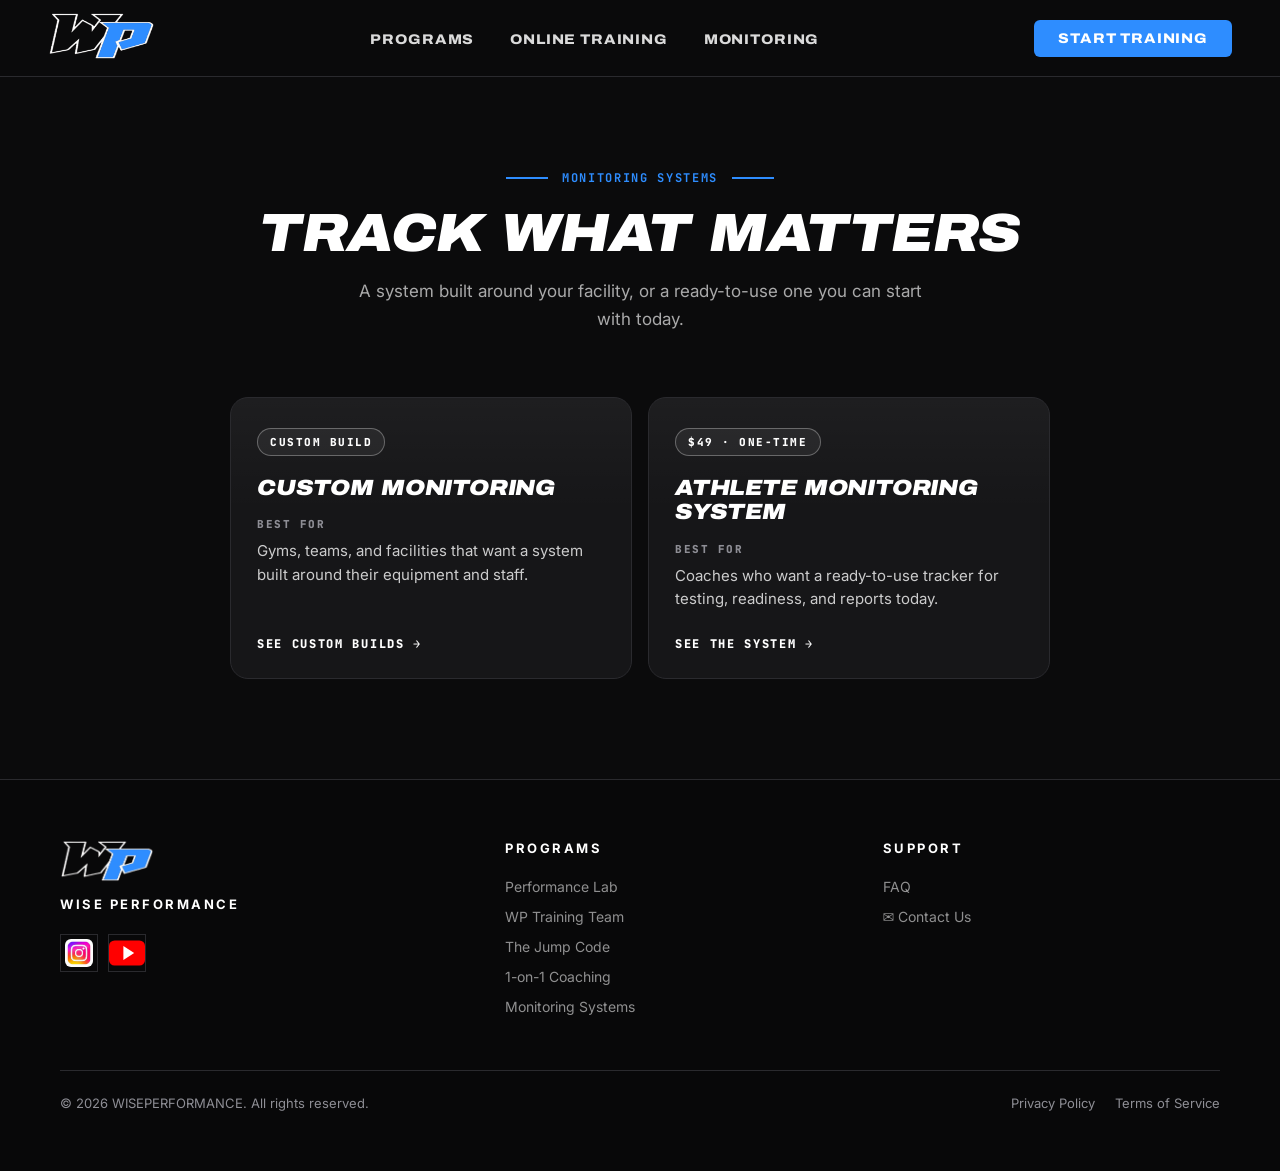
<file: products.html>
<!DOCTYPE html>
<html lang="en">
<head>
  <link rel="icon" type="image/png" href="favicon.png">
  <!-- Google tag (gtag.js) -->
  <script async src="https://www.googletagmanager.com/gtag/js?id=G-00MNYDV65M"></script>
  <script>
    window.dataLayer = window.dataLayer || [];
    function gtag(){dataLayer.push(arguments);}
    gtag('js', new Date());
    gtag('config', 'G-00MNYDV65M');
  </script>
  <meta charset="UTF-8">
  <meta name="viewport" content="width=device-width, initial-scale=1.0">
  <title>Monitoring Systems | Wise Performance</title>
  <meta name="description" content="Athlete monitoring systems from Wise Performance: custom dashboards built around your equipment and tests, or a ready-to-use athlete monitoring system.">
  <link rel="canonical" href="https://wiseperformancecoach.com/products.html">
  <meta property="og:type" content="website">
  <meta property="og:url" content="https://wiseperformancecoach.com/products.html">
  <meta property="og:title" content="Monitoring Systems | Wise Performance">
  <meta property="og:description" content="Athlete monitoring systems from Wise Performance: custom dashboards built around your equipment and tests, or a ready-to-use athlete monitoring system.">
  <meta property="og:image" content="https://wiseperformancecoach.com/hero-bg.jpg">
  <meta name="twitter:card" content="summary_large_image">
  <link rel="preconnect" href="https://fonts.googleapis.com">
  <link rel="preconnect" href="https://fonts.gstatic.com" crossorigin>
  <link href="https://fonts.googleapis.com/css2?family=Archivo:ital,wdth,wght@0,62..125,400..900;1,62..125,700..900&family=Inter:wght@400;500;600;700&family=JetBrains+Mono:wght@500;700&display=swap" rel="stylesheet">
  <link rel="stylesheet" href="styles.css?v=15">
  <script src="site.js?v=15" defer></script></head>
<body>

<!-- NAV -->
<nav>
  <a href="/"><img src="wp-logo.png?v=15" alt="Wise Performance" style="height:48px;"></a>
  <ul class="nav-links">
    <li><a href="programs.html">PROGRAMS</a></li>
    <li><a href="/#online-training">ONLINE TRAINING</a></li>
    <li><a href="products.html">MONITORING</a></li>
  </ul>
  <a href="/#contact" class="btn-nav">START TRAINING</a>
</nav>

<!-- MONITORING SYSTEMS -->
<section id="products" class="products-page mon-hub">
  <div class="section-label">MONITORING SYSTEMS</div>
  <div class="section-title">Track what <span class="blue">matters</span></div>
  <p class="section-sub">A system built around your facility, or a ready-to-use one you can start with today.</p>
  <div class="ways-grid ways-grid--two">
    <a class="way" href="custom-monitoring.html">
      <div class="way-price">CUSTOM BUILD</div>
      <h3>Custom Monitoring</h3>
      <div class="way-best"><span>BEST FOR</span>Gyms, teams, and facilities that want a system built around their equipment and staff.</div>
      <div class="way-go">SEE CUSTOM BUILDS <span aria-hidden="true">&rarr;</span></div>
    </a>
    <a class="way" href="athlete-monitoring.html">
      <div class="way-price">$49 &middot; ONE-TIME</div>
      <h3>Athlete Monitoring System</h3>
      <div class="way-best"><span>BEST FOR</span>Coaches who want a ready-to-use tracker for testing, readiness, and reports today.</div>
      <div class="way-go">SEE THE SYSTEM <span aria-hidden="true">&rarr;</span></div>
    </a>
  </div>
</section>
<!-- FOOTER -->
<footer>
  <div class="footer-top">
    <div>
      <img src="wp-logo.png?v=15" alt="Wise Performance" style="height:42px;margin-bottom:14px;display:block;">
      <div class="footer-brand">WISE PERFORMANCE</div>
      <div class="social-links">
        <a href="https://www.instagram.com/wise_performance" class="social-link" target="_blank"><img src="insta-logo.jpg" alt="Instagram" style="height:28px;width:28px;object-fit:cover;border-radius:6px;"></a>
        <a href="https://www.youtube.com/@ConnorWise06" class="social-link" target="_blank"><svg height="28" viewBox="0 0 90 63" xmlns="http://www.w3.org/2000/svg"><rect width="90" height="63" rx="14" fill="#FF0000"/><polygon points="36,14 36,49 63,31.5" fill="white"/></svg></a>
      </div>
    </div>
    <div class="footer-col">
      <h4>PROGRAMS</h4>
      <ul>
        <li><a href="lab.html">Performance Lab</a></li>
        <li><a href="team.html">WP Training Team</a></li>
        <li><a href="lab.html#programs">The Jump Code</a></li>
        <li><a href="/#online-training">1-on-1 Coaching</a></li>
        <li><a href="products.html">Monitoring Systems</a></li>
      </ul>
    </div>
    <div class="footer-col">
      <h4>SUPPORT</h4>
      <ul>
        <li><a href="/#faq">FAQ</a></li>
        <li><a href="mailto:connor@wiseperformancecoach.com">&#9993; Contact Us</a></li>
      </ul>
    </div>
  </div>
  <div class="footer-bottom">
    <p>&copy; 2026 WISEPERFORMANCE. All rights reserved.</p>
    <div class="footer-legal">
      <a href="privacy.html">Privacy Policy</a>
      <a href="terms.html">Terms of Service</a>
    </div>
  </div>
</footer>
</body>
</html>
</file>
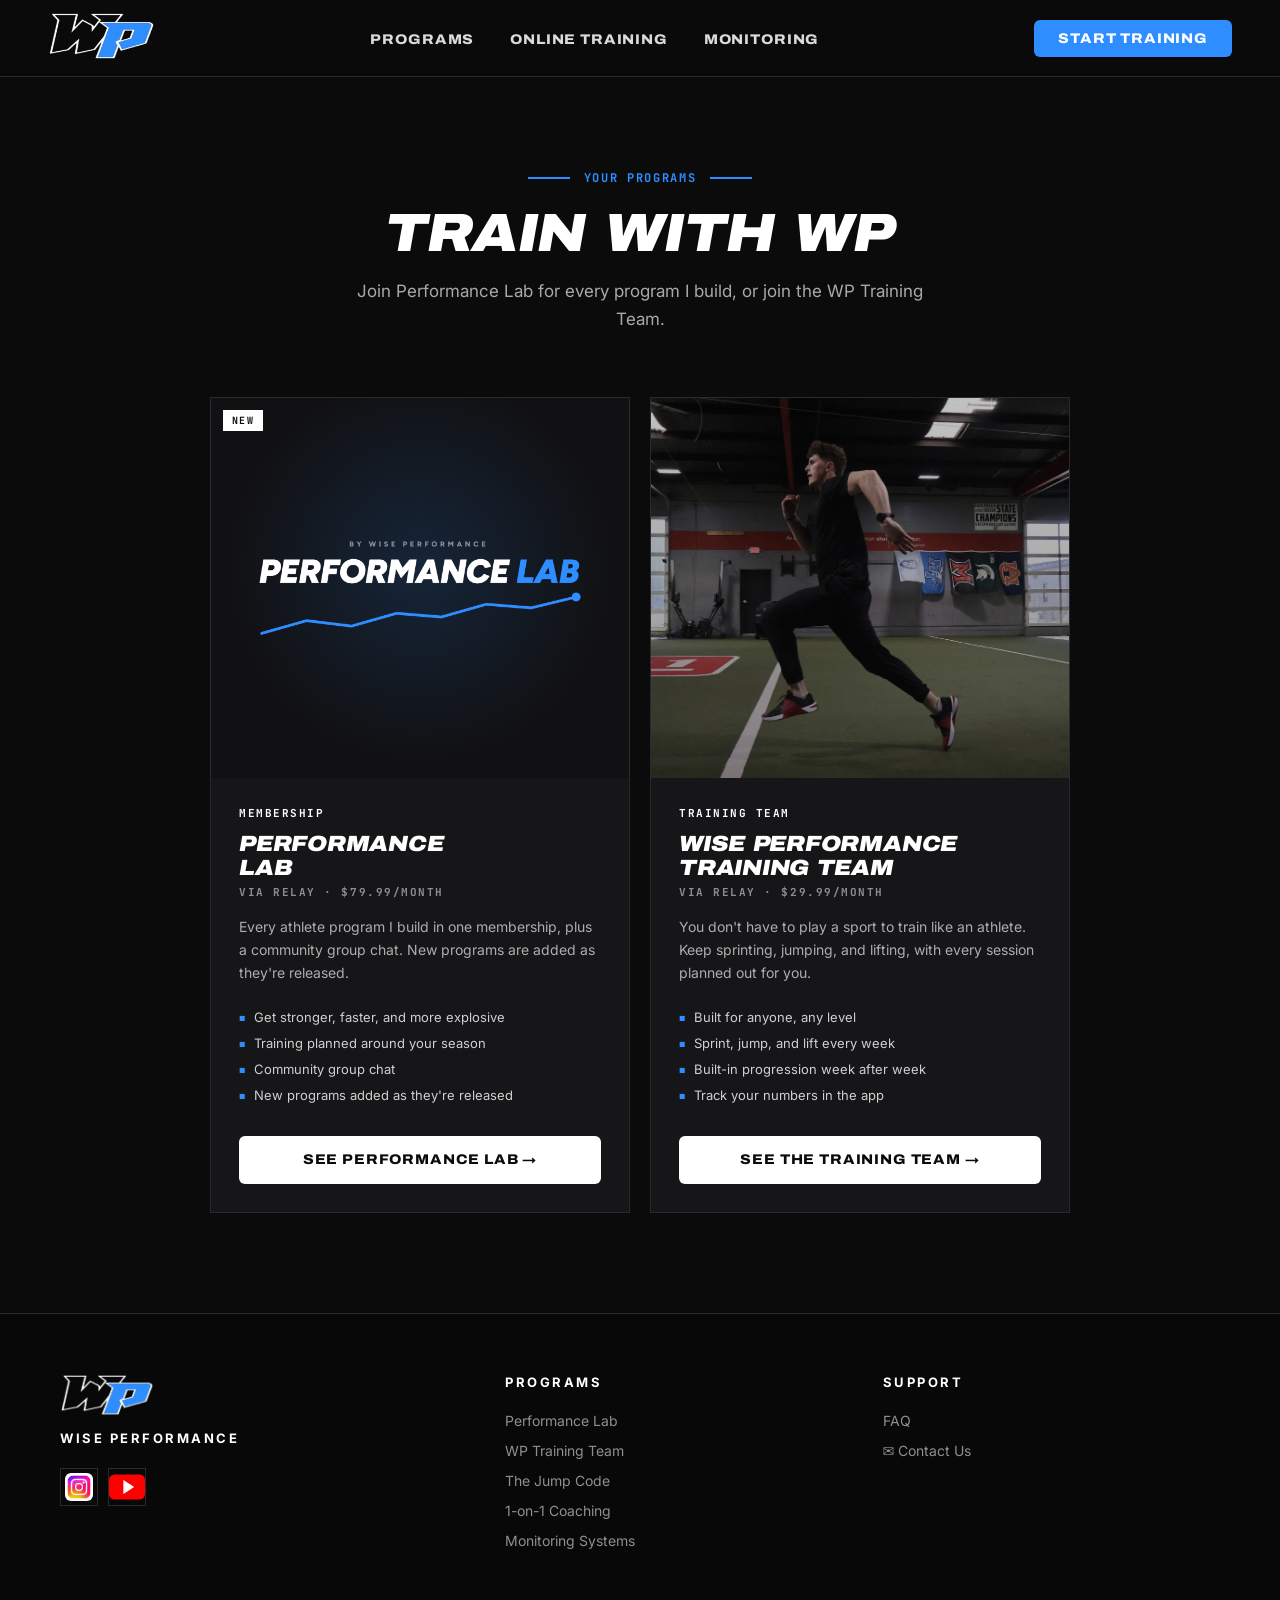
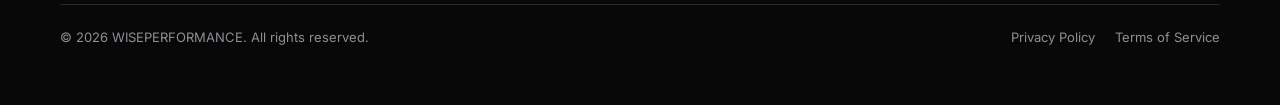
<file: programs.html>
<!DOCTYPE html>
<html lang="en">
<head>
  <link rel="icon" type="image/png" href="favicon.png">
  <!-- Google tag (gtag.js) -->
  <script async src="https://www.googletagmanager.com/gtag/js?id=G-00MNYDV65M"></script>
  <script>
    window.dataLayer = window.dataLayer || [];
    function gtag(){dataLayer.push(arguments);}
    gtag('js', new Date());
    gtag('config', 'G-00MNYDV65M');
  </script>
  <meta charset="UTF-8">
  <meta name="viewport" content="width=device-width, initial-scale=1.0">
  <title>Training Programs | Wise Performance</title>
  <meta name="description" content="Train with Wise Performance: Performance Lab, a membership with every athlete program, including The Jump Code, and the WP Training Team. Both in the Relay app.">
  <link rel="canonical" href="https://wiseperformancecoach.com/programs.html">
  <meta property="og:type" content="website">
  <meta property="og:url" content="https://wiseperformancecoach.com/programs.html">
  <meta property="og:title" content="Training Programs | Wise Performance">
  <meta property="og:description" content="Train with Wise Performance: Performance Lab, a membership with every athlete program, including The Jump Code, and the WP Training Team. Both in the Relay app.">
  <meta property="og:image" content="https://wiseperformancecoach.com/hero-bg.jpg">
  <meta name="twitter:card" content="summary_large_image">
  <link rel="preconnect" href="https://fonts.googleapis.com">
  <link rel="preconnect" href="https://fonts.gstatic.com" crossorigin>
  <link href="https://fonts.googleapis.com/css2?family=Archivo:ital,wdth,wght@0,62..125,400..900;1,62..125,700..900&family=Inter:wght@400;500;600;700&family=JetBrains+Mono:wght@500;700&display=swap" rel="stylesheet">
  <link rel="stylesheet" href="styles.css?v=15">
  <script src="site.js?v=15" defer></script></head>
<body>

<!-- NAV -->
<nav>
  <a href="/"><img src="wp-logo.png?v=15" alt="Wise Performance" style="height:48px;"></a>
  <ul class="nav-links">
    <li><a href="programs.html">PROGRAMS</a></li>
    <li><a href="/#online-training">ONLINE TRAINING</a></li>
    <li><a href="products.html">MONITORING</a></li>
  </ul>
  <a href="/#contact" class="btn-nav">START TRAINING</a>
</nav>

<!-- PROGRAMS -->
<section id="programs" class="programs-page">
  <div class="section-label">YOUR PROGRAMS</div>
  <div class="section-title">Train with WP</div>
  <p class="section-sub">Join Performance Lab for every program I build, or join the WP Training Team.</p>

  <div class="programs-grid programs-grid--two">

    <!-- Performance Lab -->
    <div class="program-card">
      <div class="program-card-img lab-card-img">
        <img src="lab-logo.png" alt="Performance Lab" width="1162" height="350">
        <div class="card-badges">
          <span class="badge badge-featured">NEW</span>
        </div>
      </div>
      <div class="program-card-body">
        <div class="th-badge">
          <span class="th-type">MEMBERSHIP</span>
        </div>
        <h3>PERFORMANCE<br>LAB</h3>
        <div class="via-th">VIA RELAY &middot; $79.99/MONTH</div>
        <p>Every athlete program I build in one membership, plus a community group chat. New programs are added as they're released.</p>
        <ul class="feature-list">
          <li>Get stronger, faster, and more explosive</li>
          <li>Training planned around your season</li>
          <li>Community group chat</li>
          <li>New programs added as they're released</li>
        </ul>
        <a href="lab.html" class="btn-card fill">SEE PERFORMANCE LAB &rarr;</a>
      </div>
    </div>

    <!-- WP Training Team -->
    <div class="program-card">
      <div class="program-card-img" style="background:linear-gradient(rgba(11,11,12,0.25),rgba(11,11,12,0.45)),url('card-wp.jpg') center center/cover no-repeat"></div>
      <div class="program-card-body">
        <div class="th-badge">
          <span class="th-type">TRAINING TEAM</span>
        </div>
        <h3>WISE PERFORMANCE<br>TRAINING TEAM</h3>
        <div class="via-th">VIA RELAY &middot; $29.99/MONTH</div>
        <p>You don't have to play a sport to train like an athlete. Keep sprinting, jumping, and lifting, with every session planned out for you.</p>
        <ul class="feature-list">
          <li>Built for anyone, any level</li>
          <li>Sprint, jump, and lift every week</li>
          <li>Built-in progression week after week</li>
          <li>Track your numbers in the app</li>
        </ul>
        <a href="team.html" class="btn-card fill">SEE THE TRAINING TEAM &rarr;</a>
      </div>
    </div>

  </div>
</section>

<!-- FOOTER -->
<footer>
  <div class="footer-top">
    <div>
      <img src="wp-logo.png?v=15" alt="Wise Performance" style="height:42px;margin-bottom:14px;display:block;">
      <div class="footer-brand">WISE PERFORMANCE</div>
      <div class="social-links">
        <a href="https://www.instagram.com/wise_performance" class="social-link" target="_blank"><img src="insta-logo.jpg" alt="Instagram" style="height:28px;width:28px;object-fit:cover;border-radius:6px;"></a>
        <a href="https://www.youtube.com/@ConnorWise06" class="social-link" target="_blank"><svg height="28" viewBox="0 0 90 63" xmlns="http://www.w3.org/2000/svg"><rect width="90" height="63" rx="14" fill="#FF0000"/><polygon points="36,14 36,49 63,31.5" fill="white"/></svg></a>
      </div>
    </div>
    <div class="footer-col">
      <h4>PROGRAMS</h4>
      <ul>
        <li><a href="lab.html">Performance Lab</a></li>
        <li><a href="team.html">WP Training Team</a></li>
        <li><a href="lab.html#programs">The Jump Code</a></li>
        <li><a href="/#online-training">1-on-1 Coaching</a></li>
        <li><a href="products.html">Monitoring Systems</a></li>
      </ul>
    </div>
    <div class="footer-col">
      <h4>SUPPORT</h4>
      <ul>
        <li><a href="/#faq">FAQ</a></li>
        <li><a href="mailto:connor@wiseperformancecoach.com">&#9993; Contact Us</a></li>
      </ul>
    </div>
  </div>
  <div class="footer-bottom">
    <p>&copy; 2026 WISEPERFORMANCE. All rights reserved.</p>
    <div class="footer-legal">
      <a href="privacy.html">Privacy Policy</a>
      <a href="terms.html">Terms of Service</a>
    </div>
  </div>
</footer>
</body>
</html>
</file>
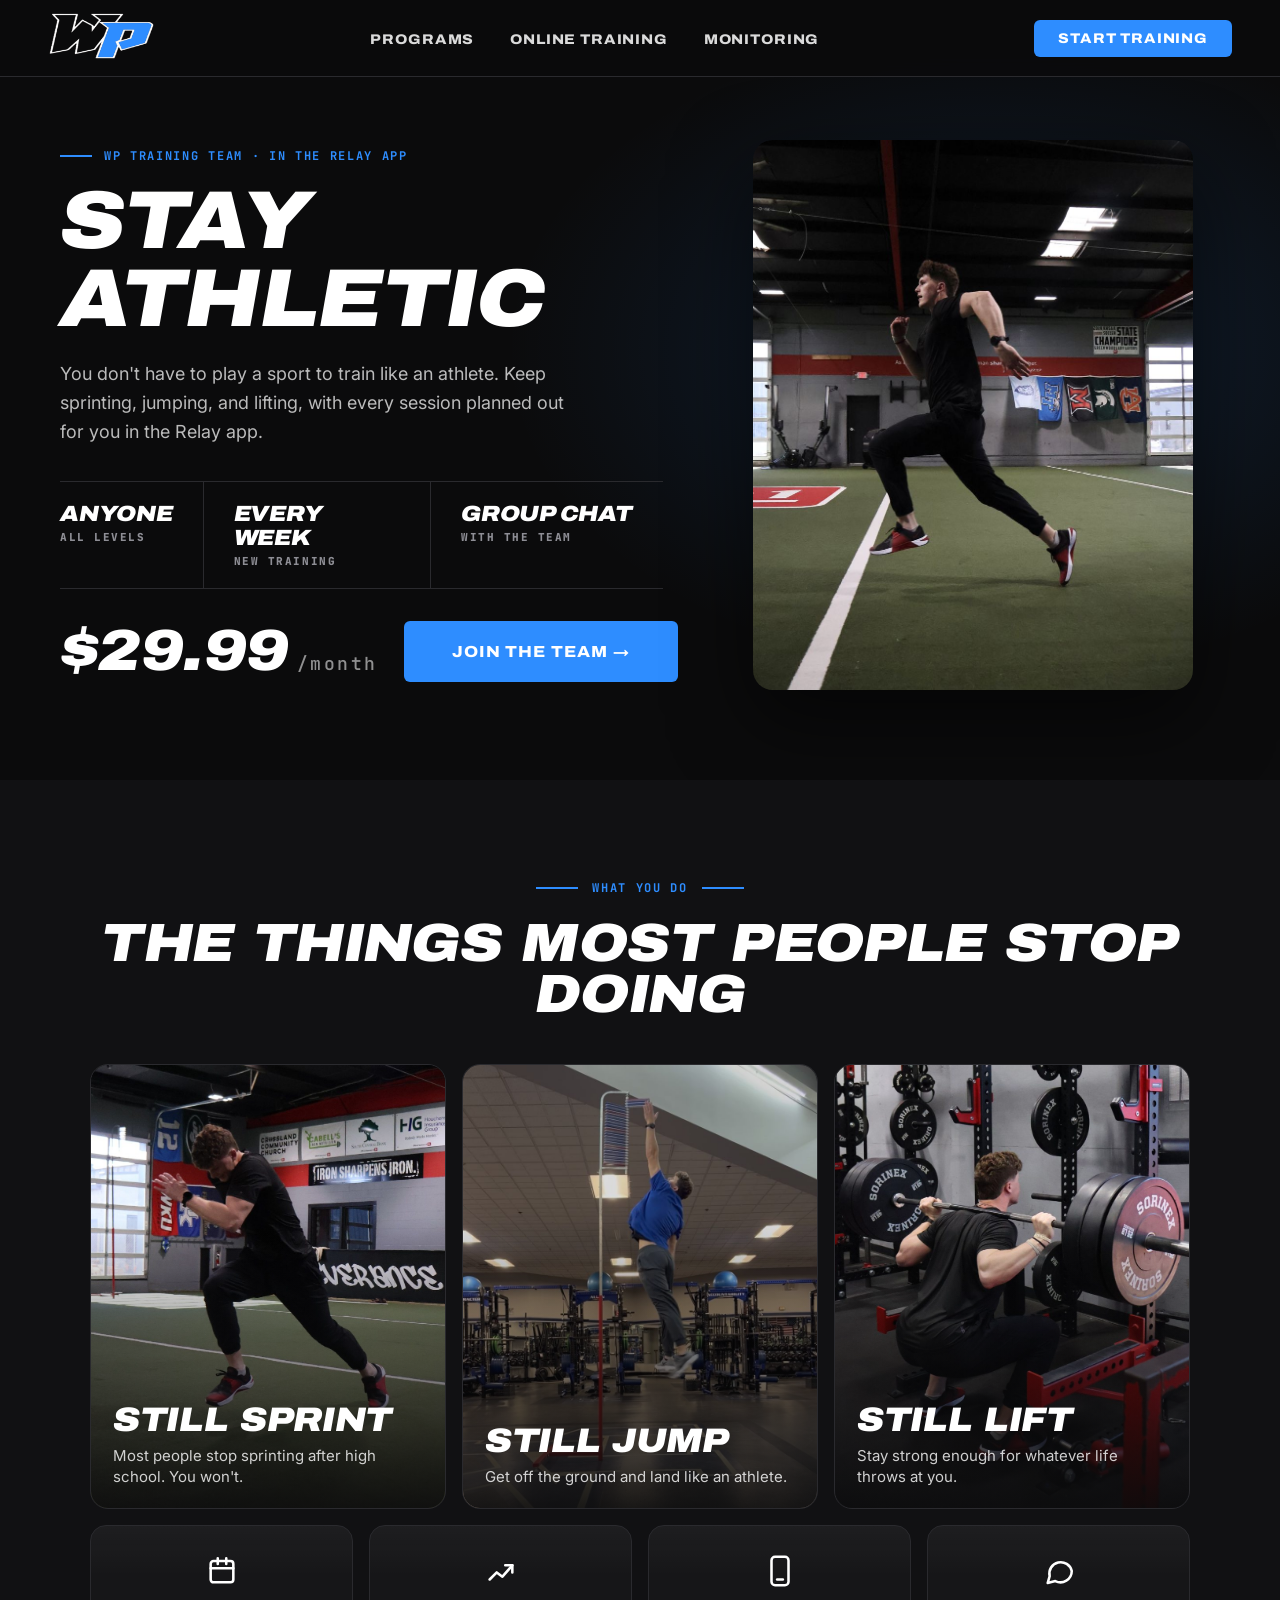
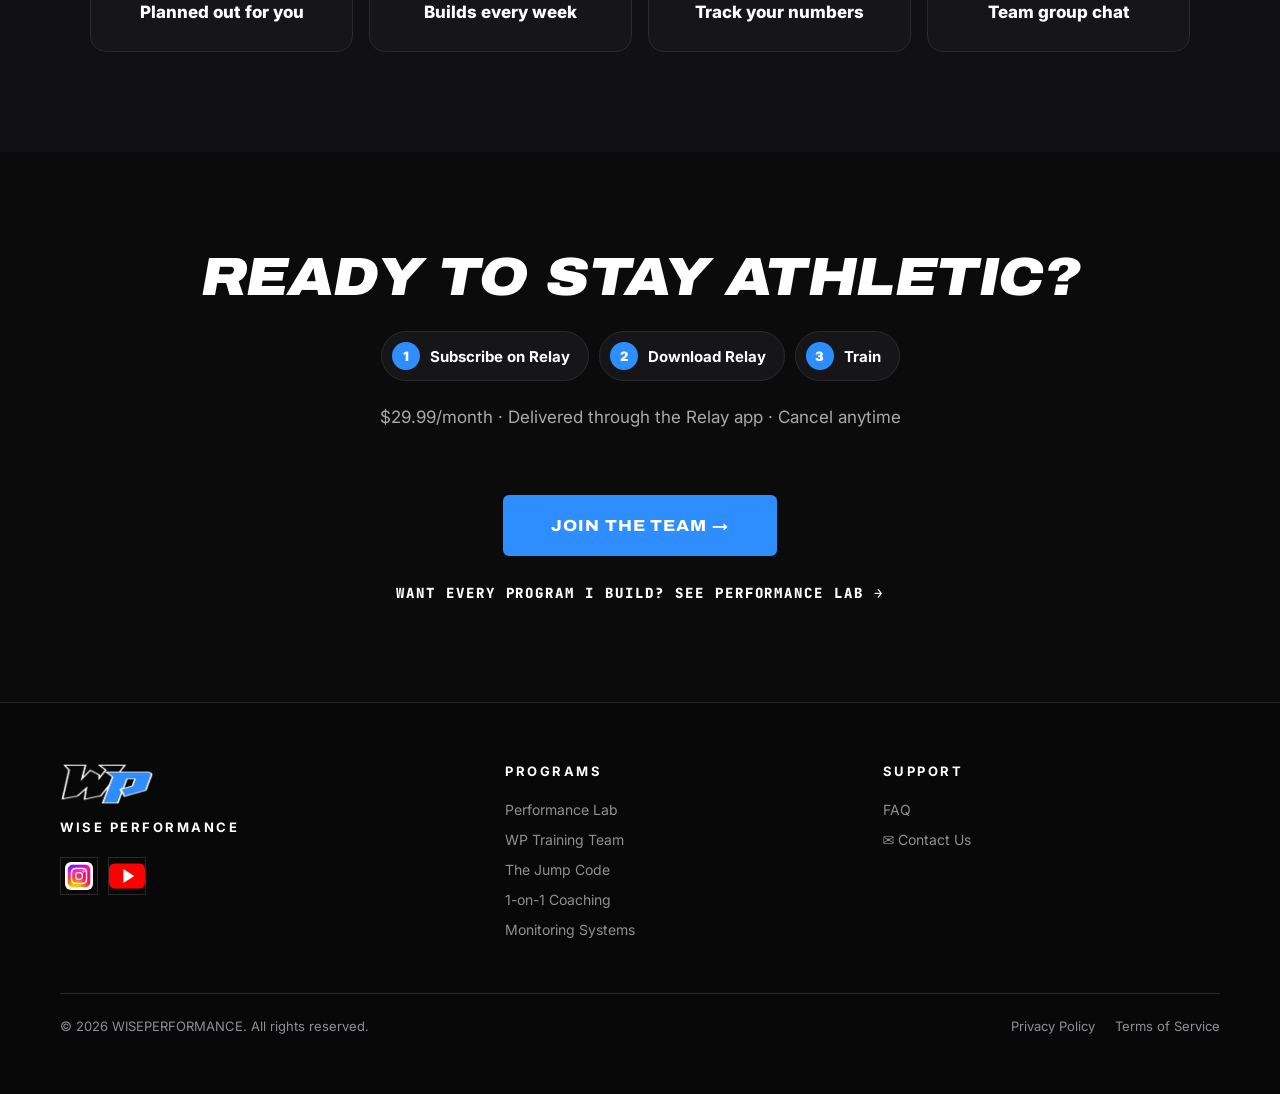
<file: team.html>
<!DOCTYPE html>
<html lang="en">
<head>
  <link rel="icon" type="image/png" href="favicon.png">
  <!-- Google tag (gtag.js) -->
  <script async src="https://www.googletagmanager.com/gtag/js?id=G-00MNYDV65M"></script>
  <script>
    window.dataLayer = window.dataLayer || [];
    function gtag(){dataLayer.push(arguments);}
    gtag('js', new Date());
    gtag('config', 'G-00MNYDV65M');
  </script>
  <meta charset="UTF-8">
  <meta name="viewport" content="width=device-width, initial-scale=1.0">
  <title>WP Training Team | Wise Performance</title>
  <meta name="description" content="The WP Training Team: sprint, jump, and lift every week to stay athletic. Built for anyone, programmed by Connor Wise, in the Relay app. $29.99/month.">
  <link rel="canonical" href="https://wiseperformancecoach.com/team.html">
  <meta property="og:type" content="website">
  <meta property="og:url" content="https://wiseperformancecoach.com/team.html">
  <meta property="og:title" content="WP Training Team | Wise Performance">
  <meta property="og:description" content="The WP Training Team: sprint, jump, and lift every week to stay athletic. Built for anyone, programmed by Connor Wise, in the Relay app. $29.99/month.">
  <meta property="og:image" content="https://wiseperformancecoach.com/card-wp.jpg">
  <meta name="twitter:card" content="summary_large_image">
  <link rel="preconnect" href="https://fonts.googleapis.com">
  <link rel="preconnect" href="https://fonts.gstatic.com" crossorigin>
  <link href="https://fonts.googleapis.com/css2?family=Archivo:ital,wdth,wght@0,62..125,400..900;1,62..125,700..900&family=Inter:wght@400;500;600;700&family=JetBrains+Mono:wght@500;700&display=swap" rel="stylesheet">
  <link rel="stylesheet" href="styles.css?v=15">
  <script src="site.js?v=15" defer></script></head>
<body>

<!-- NAV -->
<nav>
  <a href="/"><img src="wp-logo.png?v=15" alt="Wise Performance" style="height:48px;"></a>
  <ul class="nav-links">
    <li><a href="programs.html">PROGRAMS</a></li>
    <li><a href="/#online-training">ONLINE TRAINING</a></li>
    <li><a href="products.html">MONITORING</a></li>
  </ul>
  <a href="/#contact" class="btn-nav">START TRAINING</a>
</nav>

<!-- HERO -->
<section class="team-hero">
  <div class="team-hero-inner">
    <div class="team-hero-text">
      <div class="about-eyebrow">WP TRAINING TEAM &middot; IN THE RELAY APP</div>
      <h1 class="team-hero-title">Stay<br>athletic</h1>
      <p class="team-hero-sub">You don't have to play a sport to train like an athlete. Keep sprinting, jumping, and lifting, with every session planned out for you in the Relay app.</p>
      <div class="lab-hero-stats team-hero-stats">
        <div><strong>Anyone</strong><span>ALL LEVELS</span></div>
        <div><strong>Every week</strong><span>NEW TRAINING</span></div>
        <div><strong>Group chat</strong><span>WITH THE TEAM</span></div>
      </div>
      <div class="lab-hero-buy team-hero-buy">
        <div class="elite-price"><strong>$29.99</strong><span>/month</span></div>
        <a href="https://www.relayathletic.com/c/wiseperformance#plans" target="_blank" class="btn-primary">JOIN THE TEAM &rarr;</a>
      </div>
    </div>
    <div class="team-hero-photo-wrap">
      <img src="card-wp.jpg" alt="Connor Wise sprinting">
    </div>
  </div>
</section>

<!-- WHAT YOU TRAIN -->
<section class="team-train lab-alt" id="included">
  <div class="section-label">WHAT YOU DO</div>
  <div class="section-title">The things most people <span class="blue">stop doing</span></div>
  <div class="pillars">
    <div class="pillar">
      <img src="team-speed.jpg" alt="Connor Wise sprinting on turf" width="900" height="1125" loading="lazy">
      <div class="pillar-body"><h3>Still sprint</h3><p>Most people stop sprinting after high school. You won't.</p></div>
    </div>
    <div class="pillar">
      <img src="coach.jpg" alt="Connor Wise jumping on the Vertec" class="pillar-img--vertec" loading="lazy">
      <div class="pillar-body"><h3>Still jump</h3><p>Get off the ground and land like an athlete.</p></div>
    </div>
    <div class="pillar">
      <img src="team-strength.jpg" alt="Connor Wise back squatting" width="900" height="1125" loading="lazy">
      <div class="pillar-body"><h3>Still lift</h3><p>Stay strong enough for whatever life throws at you.</p></div>
    </div>
  </div>
  <div class="lab-get-row">
    <div class="lab-get-item">
      <svg viewBox="0 0 24 24" aria-hidden="true"><rect x="4" y="5" width="16" height="15" rx="2"/><path d="M4 10h16M9 3v4M15 3v4"/></svg>
      <strong>Planned out for you</strong>
    </div>
    <div class="lab-get-item">
      <svg viewBox="0 0 24 24" aria-hidden="true"><path d="M4 18l5-5 4 3 7-8"/><path d="M15 8h5v5"/></svg>
      <strong>Builds every week</strong>
    </div>
    <div class="lab-get-item">
      <svg viewBox="0 0 24 24" aria-hidden="true"><rect x="6" y="2" width="12" height="20" rx="2.5"/><path d="M10 18h4"/></svg>
      <strong>Track your numbers</strong>
    </div>
    <div class="lab-get-item">
      <svg viewBox="0 0 24 24" aria-hidden="true"><path d="M21 12a8 8 0 0 1-11.6 7.1L4 20.5l1.4-4.9A8 8 0 1 1 21 12z"/></svg>
      <strong>Team group chat</strong>
    </div>
  </div>
</section>

<!-- START -->
<section class="elite-final">
  <div class="section-title">Ready to <span class="blue">stay athletic?</span></div>
  <ol class="lab-steps">
    <li>Subscribe on Relay</li>
    <li>Download Relay</li>
    <li>Train</li>
  </ol>
  <p class="section-sub">$29.99/month &middot; Delivered through the Relay app &middot; Cancel anytime</p>
  <div class="elite-ctas elite-ctas--center">
    <a href="https://www.relayathletic.com/c/wiseperformance#plans" target="_blank" class="btn-primary">JOIN THE TEAM &rarr;</a>
  </div>
  <a href="lab.html" class="plan-more lab-1on1">WANT EVERY PROGRAM I BUILD? SEE PERFORMANCE LAB &rarr;</a>
</section>
<!-- FOOTER -->
<footer>
  <div class="footer-top">
    <div>
      <img src="wp-logo.png?v=15" alt="Wise Performance" style="height:42px;margin-bottom:14px;display:block;">
      <div class="footer-brand">WISE PERFORMANCE</div>
      <div class="social-links">
        <a href="https://www.instagram.com/wise_performance" class="social-link" target="_blank"><img src="insta-logo.jpg" alt="Instagram" style="height:28px;width:28px;object-fit:cover;border-radius:6px;"></a>
        <a href="https://www.youtube.com/@ConnorWise06" class="social-link" target="_blank"><svg height="28" viewBox="0 0 90 63" xmlns="http://www.w3.org/2000/svg"><rect width="90" height="63" rx="14" fill="#FF0000"/><polygon points="36,14 36,49 63,31.5" fill="white"/></svg></a>
      </div>
    </div>
    <div class="footer-col">
      <h4>PROGRAMS</h4>
      <ul>
        <li><a href="lab.html">Performance Lab</a></li>
        <li><a href="team.html">WP Training Team</a></li>
        <li><a href="lab.html#programs">The Jump Code</a></li>
        <li><a href="/#online-training">1-on-1 Coaching</a></li>
        <li><a href="products.html">Monitoring Systems</a></li>
      </ul>
    </div>
    <div class="footer-col">
      <h4>SUPPORT</h4>
      <ul>
        <li><a href="/#faq">FAQ</a></li>
        <li><a href="mailto:connor@wiseperformancecoach.com">&#9993; Contact Us</a></li>
      </ul>
    </div>
  </div>
  <div class="footer-bottom">
    <p>&copy; 2026 WISEPERFORMANCE. All rights reserved.</p>
    <div class="footer-legal">
      <a href="privacy.html">Privacy Policy</a>
      <a href="terms.html">Terms of Service</a>
    </div>
  </div>
</footer>
</body>
</html>
</file>
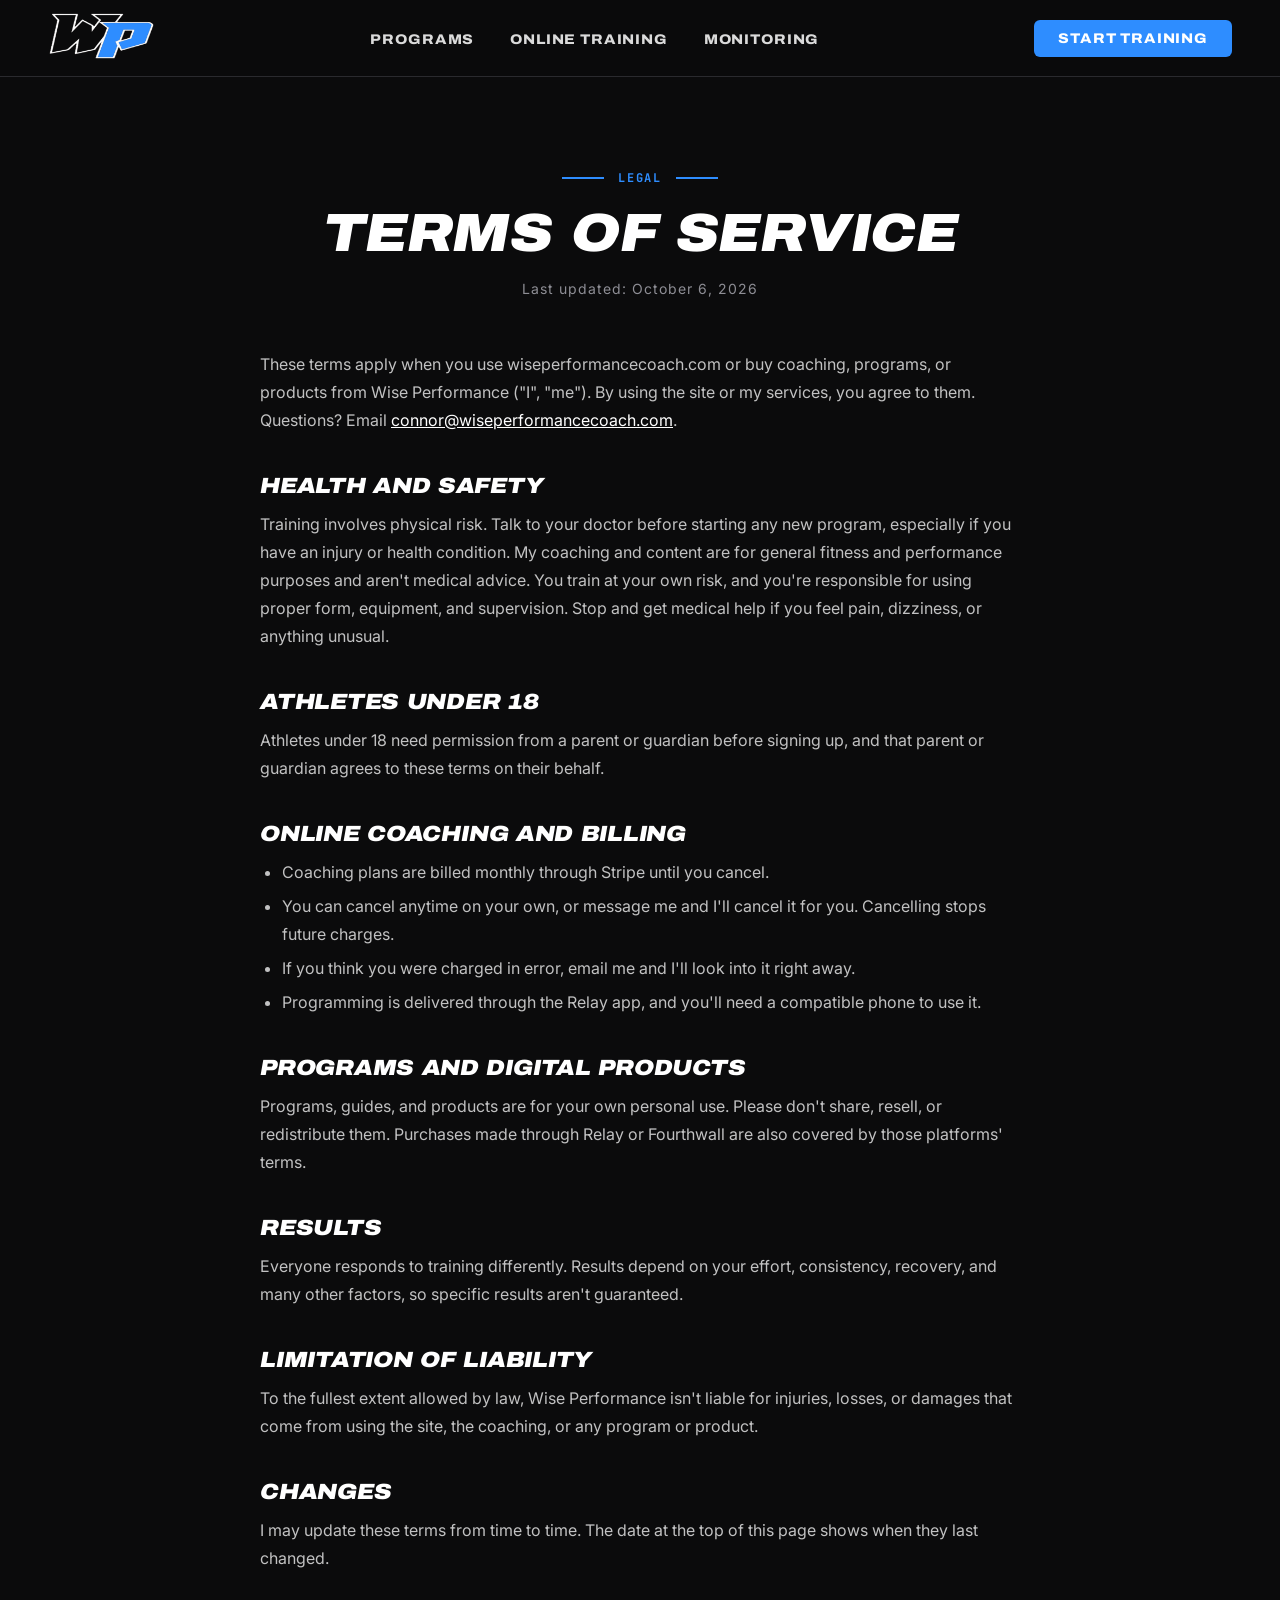
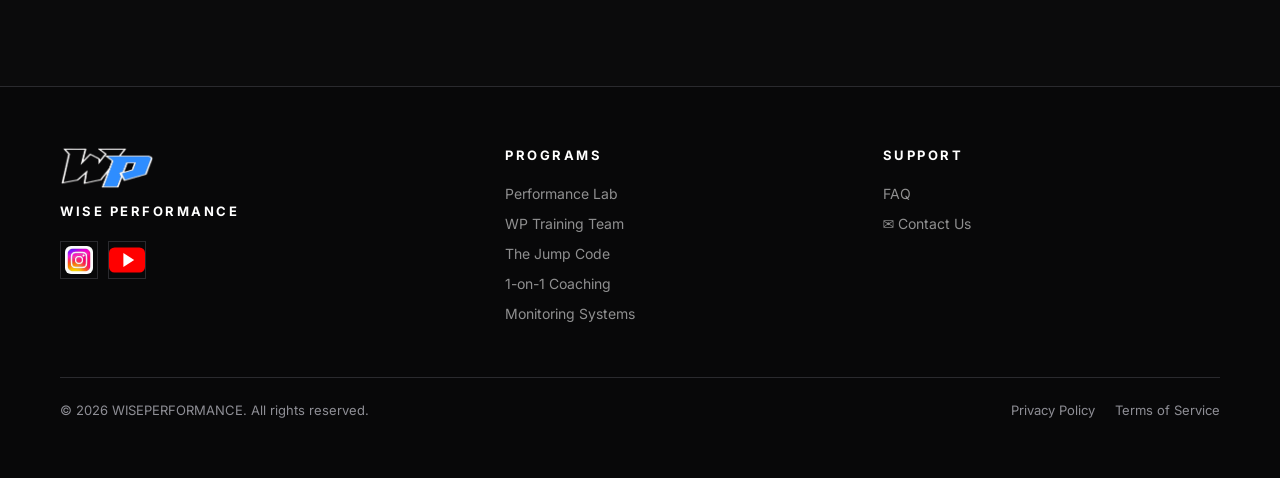
<file: terms.html>
<!DOCTYPE html>
<html lang="en">
<head>
  <link rel="icon" type="image/png" href="favicon.png">
  <!-- Google tag (gtag.js) -->
  <script async src="https://www.googletagmanager.com/gtag/js?id=G-00MNYDV65M"></script>
  <script>
    window.dataLayer = window.dataLayer || [];
    function gtag(){dataLayer.push(arguments);}
    gtag('js', new Date());
    gtag('config', 'G-00MNYDV65M');
  </script>
  <meta charset="UTF-8">
  <meta name="viewport" content="width=device-width, initial-scale=1.0">
  <title>Terms of Service | Wise Performance</title>
  <meta name="description" content="The terms for using the Wise Performance website, coaching, and products.">
  <link rel="canonical" href="https://wiseperformancecoach.com/terms.html">
  <meta property="og:type" content="website">
  <meta property="og:url" content="https://wiseperformancecoach.com/terms.html">
  <meta property="og:title" content="Terms of Service | Wise Performance">
  <meta property="og:description" content="The terms for using the Wise Performance website, coaching, and products.">
  <meta property="og:image" content="https://wiseperformancecoach.com/hero-bg.jpg">
  <meta name="twitter:card" content="summary_large_image">
  <link rel="preconnect" href="https://fonts.googleapis.com">
  <link rel="preconnect" href="https://fonts.gstatic.com" crossorigin>
  <link href="https://fonts.googleapis.com/css2?family=Archivo:ital,wdth,wght@0,62..125,400..900;1,62..125,700..900&family=Inter:wght@400;500;600;700&family=JetBrains+Mono:wght@500;700&display=swap" rel="stylesheet">
  <link rel="stylesheet" href="styles.css?v=15">
  <script src="site.js?v=15" defer></script></head>
<body>

<!-- NAV -->
<nav>
  <a href="/"><img src="wp-logo.png?v=15" alt="Wise Performance" style="height:48px;"></a>
  <ul class="nav-links">
    <li><a href="programs.html">PROGRAMS</a></li>
    <li><a href="/#online-training">ONLINE TRAINING</a></li>
    <li><a href="products.html">MONITORING</a></li>
  </ul>
  <a href="/#contact" class="btn-nav">START TRAINING</a>
</nav>

<!-- LEGAL -->
<section class="legal-page">
  <div class="section-label">LEGAL</div>
  <div class="section-title">Terms of <span class="blue">service</span></div>
  <div class="legal-body">
    <p class="legal-updated">Last updated: October 6, 2026</p>
    <p>These terms apply when you use wiseperformancecoach.com or buy coaching, programs, or products from Wise Performance ("I", "me"). By using the site or my services, you agree to them. Questions? Email <a href="mailto:connor@wiseperformancecoach.com">connor@wiseperformancecoach.com</a>.</p>

    <h2>Health and safety</h2>
    <p>Training involves physical risk. Talk to your doctor before starting any new program, especially if you have an injury or health condition. My coaching and content are for general fitness and performance purposes and aren't medical advice. You train at your own risk, and you're responsible for using proper form, equipment, and supervision. Stop and get medical help if you feel pain, dizziness, or anything unusual.</p>

    <h2>Athletes under 18</h2>
    <p>Athletes under 18 need permission from a parent or guardian before signing up, and that parent or guardian agrees to these terms on their behalf.</p>

    <h2>Online coaching and billing</h2>
    <ul>
      <li>Coaching plans are billed monthly through Stripe until you cancel.</li>
      <li>You can cancel anytime on your own, or message me and I'll cancel it for you. Cancelling stops future charges.</li>
      <li>If you think you were charged in error, email me and I'll look into it right away.</li>
      <li>Programming is delivered through the Relay app, and you'll need a compatible phone to use it.</li>
    </ul>

    <h2>Programs and digital products</h2>
    <p>Programs, guides, and products are for your own personal use. Please don't share, resell, or redistribute them. Purchases made through Relay or Fourthwall are also covered by those platforms' terms.</p>

    <h2>Results</h2>
    <p>Everyone responds to training differently. Results depend on your effort, consistency, recovery, and many other factors, so specific results aren't guaranteed.</p>

    <h2>Limitation of liability</h2>
    <p>To the fullest extent allowed by law, Wise Performance isn't liable for injuries, losses, or damages that come from using the site, the coaching, or any program or product.</p>

    <h2>Changes</h2>
    <p>I may update these terms from time to time. The date at the top of this page shows when they last changed.</p>
  </div>
</section>

<!-- FOOTER -->
<footer>
  <div class="footer-top">
    <div>
      <img src="wp-logo.png?v=15" alt="Wise Performance" style="height:42px;margin-bottom:14px;display:block;">
      <div class="footer-brand">WISE PERFORMANCE</div>
      <div class="social-links">
        <a href="https://www.instagram.com/wise_performance" class="social-link" target="_blank"><img src="insta-logo.jpg" alt="Instagram" style="height:28px;width:28px;object-fit:cover;border-radius:6px;"></a>
        <a href="https://www.youtube.com/@ConnorWise06" class="social-link" target="_blank"><svg height="28" viewBox="0 0 90 63" xmlns="http://www.w3.org/2000/svg"><rect width="90" height="63" rx="14" fill="#FF0000"/><polygon points="36,14 36,49 63,31.5" fill="white"/></svg></a>
      </div>
    </div>
    <div class="footer-col">
      <h4>PROGRAMS</h4>
      <ul>
        <li><a href="lab.html">Performance Lab</a></li>
        <li><a href="team.html">WP Training Team</a></li>
        <li><a href="lab.html#programs">The Jump Code</a></li>
        <li><a href="/#online-training">1-on-1 Coaching</a></li>
        <li><a href="products.html">Monitoring Systems</a></li>
      </ul>
    </div>
    <div class="footer-col">
      <h4>SUPPORT</h4>
      <ul>
        <li><a href="/#faq">FAQ</a></li>
        <li><a href="mailto:connor@wiseperformancecoach.com">&#9993; Contact Us</a></li>
      </ul>
    </div>
  </div>
  <div class="footer-bottom">
    <p>&copy; 2026 WISEPERFORMANCE. All rights reserved.</p>
    <div class="footer-legal">
      <a href="privacy.html">Privacy Policy</a>
      <a href="terms.html">Terms of Service</a>
    </div>
  </div>
</footer>
</body>
</html>
</file>
<file: styles.css>
*, *::before, *::after { box-sizing: border-box; margin: 0; padding: 0; }

    :root {
      /* black and white look: the old blue variables now hold white, and --accent is the little bit of blue that's left */
      --blue: #FFFFFF;
      --blue-bright: #FFFFFF;
      --accent: #2E8DFF;
      --display: 'Archivo', 'Arial Black', Impact, sans-serif;
      --body: 'Inter', 'Segoe UI', system-ui, sans-serif;
      --mono: 'JetBrains Mono', ui-monospace, Consolas, monospace;
      --dark: #0B0B0C;
      --dark2: #111113;
      --card-bg: #161618;
      --card-border: #2A2A2E;
      --white: #FFFFFF;
      --gray: #8E8E95;
    }

    html { scroll-behavior: smooth; }

    body {
      font-family: var(--body);
      background: var(--dark);
      color: var(--white);
      overflow-x: hidden;
      font-synthesis: style;
    }

    /* ── NAV ── */
    nav {
      position: fixed;
      top: 0; width: 100%;
      z-index: 100;
      display: flex;
      align-items: center;
      justify-content: space-between;
      padding: 12px 48px;
      background: rgba(11,11,12,0.92);
      backdrop-filter: blur(12px);
      border-bottom: 1px solid rgba(255,255,255,0.05);
    }

    .nav-logo {
      font-family: var(--body);
      font-style: italic;
      font-weight: 900;
      font-size: 32px;
      color: var(--white);
      text-decoration: none;
      letter-spacing: 0.5px;
    }

    .nav-links { display: flex; gap: 36px; list-style: none; }

    .nav-links a {
      color: var(--white);
      text-decoration: none;
      font-family: var(--body);
      font-weight: 600;
      font-size: 15px;
      letter-spacing: 1.5px;
      opacity: 0.85;
      transition: opacity 0.2s, color 0.2s;
    }

    .nav-links a:hover { opacity: 1; color: var(--blue-bright); }

    .btn-nav {
      background: var(--blue);
      color: white;
      border: none;
      padding: 11px 24px;
      font-family: var(--body);
      font-weight: 700;
      font-size: 14px;
      letter-spacing: 1.5px;
      cursor: pointer;
      text-decoration: none;
      transition: background 0.2s;
    }

    .btn-nav:hover { background: var(--blue-bright); }

    /* ── SECTION LABEL ── */
    .section-label {
      display: flex;
      align-items: center;
      justify-content: center;
      gap: 14px;
      margin-bottom: 22px;
      font-family: var(--body);
      font-weight: 700;
      font-size: 13px;
      letter-spacing: 3.5px;
      color: var(--blue-bright);
    }

    .section-label::before,
    .section-label::after {
      content: '';
      width: 42px;
      height: 2px;
      background: var(--blue-bright);
    }

    /* ── HERO ── */
    #hero {
      min-height: 100vh;
      background:
        linear-gradient(to right, rgba(11,11,12,0.97) 45%, rgba(11,11,12,0.80) 100%),
        url('hero-bg.jpg') /* ← HERO BACKGROUND — change filename here */ center top/cover no-repeat;
      display: flex;
      flex-direction: column;
      justify-content: center;
      padding: 120px 60px 80px;
    }

    .hero-eyebrow {
      display: flex;
      align-items: center;
      gap: 12px;
      font-family: var(--body);
      font-weight: 700;
      font-size: 19px;
      letter-spacing: 4px;
      color: var(--blue-bright);
      margin-bottom: 32px;
    }

    .hero-eyebrow::before {
      content: '';
      width: 32px;
      height: 2px;
      background: var(--blue-bright);
    }

    #hero h1 {
      font-family: var(--body);
      font-weight: 400;
      font-size: clamp(72px, 10vw, 140px);
      line-height: 0.9;
      letter-spacing: 1px;
      text-transform: uppercase;
    }

    #hero h1 .blue { color: var(--blue-bright); }

    .hero h1 .blue { color: var(--blue-bright); }

    .hero-sub {
      font-size: 18px;
      color: rgba(255,255,255,0.75);
      margin-bottom: 40px;
    }

    .hero-btns { display: flex; gap: 20px; margin-top: 140px; }

    .hero-features { display: grid; grid-template-columns: repeat(4, 1fr); gap: 0; margin-top: 60px; border-top: 1px solid rgba(255,255,255,0.1); padding-top: 40px; }
    .hero-feature { padding: 0 40px; border-right: 1px solid rgba(255,255,255,0.08); text-align: center; display: flex; flex-direction: column; align-items: center; }
    .hero-feature:last-child { border-right: none; }
    .hero-feature:first-child { padding-left: 0; }
    .hf-icon { color: var(--blue-bright); margin-bottom: 14px; }
    .hf-title { font-family: var(--body); font-weight: 700; font-size: 18px; color: white; margin-bottom: 8px; letter-spacing: 0.5px; }
    .hf-desc { font-size: 14px; color: var(--gray); line-height: 1.6; }

    .btn-primary {
      background: var(--blue);
      color: white;
      padding: 22px 48px;
      font-family: var(--body);
      font-weight: 700;
      font-size: 19px;
      letter-spacing: 2px;
      text-decoration: none;
      display: inline-flex;
      align-items: center;
      gap: 8px;
      transition: background 0.2s;
    }

    .btn-primary:hover { background: var(--blue-bright); }

    .btn-outline {
      background: transparent;
      color: white;
      padding: 22px 48px;
      font-family: var(--body);
      font-weight: 700;
      font-size: 19px;
      letter-spacing: 2px;
      text-decoration: none;
      border: 2px solid rgba(255,255,255,0.35);
      transition: border-color 0.2s;
    }

    .btn-outline:hover { border-color: white; }

    /* ── SHARED SECTION STYLES ── */
    section { padding: 100px 60px; }

    .section-title {
      font-family: var(--body);
      font-weight: 900;
      font-size: clamp(52px, 6vw, 80px);
      letter-spacing: 0.5px;
      text-transform: uppercase;
      text-align: center;
      line-height: 0.95;
      margin-bottom: 18px;
    }

    .section-title .blue { color: var(--blue-bright); }

    .section-sub {
      text-align: center;
      color: rgba(255,255,255,0.65);
      font-size: 17px;
      max-width: 580px;
      margin: 0 auto 64px;
      line-height: 1.65;
    }

    /* ── PROGRAMS ── */
    .programs-grid {
      display: grid;
      grid-template-columns: repeat(3, 1fr);
      gap: 20px;
    }

    .program-card {
      background: var(--card-bg);
      border: 1px solid var(--card-border);
      overflow: hidden;
      display: flex;
      flex-direction: column;
    }

    .program-card-img {
      height: 380px;
      background: #1c1c1f;
      position: relative;
      overflow: hidden;
    }

    .card-badges {
      position: absolute;
      top: 12px;
      left: 12px;
      display: flex;
      gap: 6px;
    }

    .badge {
      font-family: var(--body);
      font-weight: 700;
      font-size: 10px;
      letter-spacing: 1.5px;
      padding: 4px 9px;
    }

    .badge-featured { background: var(--blue); color: white; }
    .badge-soon { background: rgba(0,0,0,0.7); color: white; border: 1px solid rgba(255,255,255,0.2); }

    .program-card-body {
      padding: 28px;
      display: flex;
      flex-direction: column;
      flex: 1;
    }

    .th-badge {
      display: flex;
      align-items: center;
      gap: 9px;
      margin-bottom: 12px;
    }

    .th-icon {
      height: 28px;
      width: auto;
      background: transparent;
      display: flex;
      align-items: center;
      justify-content: center;
      font-family: var(--body);
      font-style: italic;
      font-weight: 900;
      font-size: 15px;
      color: #000;
    }

    .th-type {
      font-family: var(--body);
      font-size: 11px;
      font-weight: 700;
      letter-spacing: 2px;
      color: var(--blue-bright);
    }

    .program-card h3 {
      font-family: var(--body);
      font-weight: 800;
      font-size: 22px;
      text-transform: uppercase;
      line-height: 1.1;
      margin-bottom: 4px;
    }

    .via-th {
      font-family: var(--body);
      font-size: 11px;
      font-weight: 700;
      letter-spacing: 2px;
      color: var(--gray);
      margin-bottom: 16px;
    }

    .program-card p {
      font-size: 14px;
      color: rgba(255,255,255,0.65);
      line-height: 1.65;
      margin-bottom: 20px;
    }

    .feature-list { list-style: none; margin-bottom: 28px; flex: 1; }

    .feature-list li {
      font-size: 13px;
      color: rgba(255,255,255,0.8);
      padding: 5px 0;
      display: flex;
      align-items: flex-start;
      gap: 9px;
    }

    .feature-list li::before {
      content: '■';
      color: var(--blue-bright);
      font-size: 7px;
      margin-top: 5px;
      flex-shrink: 0;
    }

    .btn-card {
      display: block;
      text-align: center;
      text-align: center;
      padding: 14px;
      font-family: var(--body);
      font-weight: 700;
      font-size: 14px;
      letter-spacing: 2px;
      text-decoration: none;
      transition: all 0.2s;
      cursor: pointer;
      border: none;
    }

    .btn-card.outline { color: white; border: 1px solid rgba(255,255,255,0.3); background: transparent; }
    .btn-card.outline:hover { border-color: white; }
    .btn-card.fill { background: var(--blue); color: white; }
    .btn-card.fill:hover { background: var(--blue-bright); }
    .btn-card.blue-outline { color: white; border: 1px solid var(--blue); background: transparent; }
    .btn-card.blue-outline:hover { background: var(--blue); }

    /* ── ONLINE COACHING ── */
    #online-training { background: var(--dark2); }

    .pricing-grid {
      display: grid;
      grid-template-columns: repeat(2, 1fr);
      gap: 20px;
      max-width: 860px;
      margin: 0 auto;
    }

    .pricing-card {
      background: var(--card-bg);
      border: 1px solid var(--card-border);
      padding: 36px;
      position: relative;
      display: flex;
      flex-direction: column;
    }
    .pricing-card .btn-full { margin-top: auto; }
    .pricing-card .btn-full + .btn-full { margin-top: 10px; }

    .pricing-card.featured { border-color: var(--blue); }

    .most-popular {
      position: absolute;
      top: -14px;
      left: 50%;
      transform: translateX(-50%);
      background: var(--blue);
      color: white;
      font-family: var(--body);
      font-weight: 700;
      font-size: 11px;
      letter-spacing: 2.5px;
      padding: 4px 18px;
      white-space: nowrap;
    }

    .plan-name {
      font-family: var(--body);
      font-weight: 700;
      font-size: 16px;
      letter-spacing: 3px;
      color: var(--blue-bright);
      margin-bottom: 10px;
    }

    .plan-price {
      font-family: var(--body);
      font-weight: 900;
      font-size: 72px;
      line-height: 1;
      margin-bottom: 4px;
    }

    .plan-price sup { font-size: 28px; vertical-align: super; }
    .plan-price .mo { font-size: 18px; font-weight: 500; font-style: normal; letter-spacing: 0; color: rgba(255,255,255,0.55); margin-left: 8px; }
    /* every big price uses the same Figtree Black Italic */
    .plan-price, .elite-price strong { font-family: var(--body); font-weight: 300; font-style: normal; letter-spacing: -0.02em; line-height: 1; color: #fff; }

    .plan-tagline {
      font-style: italic;
      color: var(--blue-bright);
      font-size: 14px;
      margin-bottom: 20px;
    }

    .plan-desc {
      font-size: 14px;
      color: rgba(255,255,255,0.65);
      line-height: 1.65;
      margin-bottom: 24px;
    }

    .check-list { list-style: none; margin-bottom: 32px; }

    .check-list li {
      display: flex;
      align-items: center;
      gap: 10px;
      font-size: 14px;
      padding: 6px 0;
    }

    .check-list li::before {
      content: '✓';
      color: var(--blue-bright);
      font-weight: 700;
      font-size: 15px;
      flex-shrink: 0;
    }

    .btn-full {
      display: block;
      width: 100%;
      text-align: center;
      padding: 15px;
      font-family: var(--body);
      font-weight: 700;
      font-size: 14px;
      letter-spacing: 2px;
      text-decoration: none;
      transition: all 0.2s;
      cursor: pointer;
      border: none;
    }

    .btn-full.outline { color: white; border: 1px solid rgba(255,255,255,0.3); background: transparent; }
    .btn-full.outline:hover { border-color: white; }
    .btn-full.fill { background: var(--blue); color: white; }
    .btn-full.fill:hover { background: var(--blue-bright); }

    /* How It Works */
    .how-it-works { max-width: 860px; margin: 48px auto 0; }
    .hiw-title { font-family: var(--body); font-weight: 700; font-size: 16px; letter-spacing: 3px; color: var(--blue-bright); margin-bottom: 16px; text-transform: uppercase; }
    .hiw-steps { display: flex; flex-direction: column; gap: 0; border-radius: 12px; overflow: hidden; }
    .hiw-step { display: flex; align-items: flex-start; gap: 20px; padding: 28px 32px; background: var(--card-bg); border-bottom: 1px solid rgba(255,255,255,0.07); }
    .hiw-step:last-child { border-bottom: none; }
    .hiw-num { font-family: var(--body); font-weight: 700; font-size: 18px; color: var(--blue-bright); min-width: 32px; padding-top: 2px; }
    .hiw-step-title { font-family: var(--body); font-weight: 700; font-size: 22px; color: white; margin-bottom: 6px; letter-spacing: 0.5px; }
    .hiw-body p { color: var(--gray); font-size: 15px; margin: 0; line-height: 1.6; }

    /* Consult Banner */
    .consult-banner {
      max-width: 860px;
      margin: 48px auto 0;
      border: 1px solid var(--blue);
      padding: 26px 36px;
      display: flex;
      justify-content: center;
      text-align: center;
      align-items: center;
      justify-content: space-between;
      gap: 24px;
    }

    .consult-left {
      display: flex;
      align-items: center;
      gap: 20px;
    }

    .consult-icon {
      width: 44px;
      height: 44px;
      background: rgba(26,111,212,0.15);
      border: 1px solid var(--blue);
      display: flex;
      align-items: center;
      justify-content: center;
      font-size: 20px;
      flex-shrink: 0;
    }

    .consult-banner h3 {
      font-family: var(--body);
      font-weight: 800;
      font-size: 18px;
      text-transform: uppercase;
      letter-spacing: 1px;
      margin-bottom: 6px;
    }

    .consult-banner p {
      font-size: 13px;
      color: rgba(255,255,255,0.65);
      line-height: 1.55;
      max-width: 480px;
    }

    /* ── ABOUT ── */
    .about-inner { max-width: 1100px; margin: 0 auto; }

    .about-eyebrow {
      display: flex;
      align-items: center;
      gap: 12px;
      font-family: var(--body);
      font-weight: 700;
      font-size: 13px;
      letter-spacing: 3.5px;
      color: var(--blue-bright);
    }

    .about-eyebrow::before {
      content: '';
      width: 32px;
      height: 2px;
      background: var(--blue-bright);
    }

    .about-name {
      font-family: var(--body);
      font-weight: 900;
      font-size: clamp(64px, 9vw, 120px);
      line-height: 0.9;
      letter-spacing: 0.5px;
      text-transform: uppercase;
      margin: 18px 0 14px;
    }

    .about-name .blue { color: var(--blue-bright); }

    .about-role {
      font-family: var(--body);
      font-weight: 700;
      font-size: 16px;
      letter-spacing: 3px;
      color: var(--gray);
      margin-bottom: 48px;
    }

    .about-wrap {
      display: grid;
      grid-template-columns: 1.25fr 1fr;
      gap: 56px;
      align-items: start;
    }

    .about-text {
      border-left: 3px solid var(--blue);
      padding-left: 28px;
    }

    .about-text p {
      font-size: 17px;
      color: rgba(255,255,255,0.72);
      line-height: 1.7;
      margin-bottom: 18px;
    }

    .about-text p:last-child { margin-bottom: 0; }

    .about-text p strong { color: var(--white); font-weight: 600; }

    .about-card {
      background: var(--card-bg);
      border: 1px solid var(--card-border);
      clip-path: polygon(0 0, calc(100% - 36px) 0, 100% 36px, 100% 100%, 0 100%);
    }

    .about-card-bar { height: 4px; background: var(--blue); }

    .about-card-body { padding: 26px 32px 30px; }

    .about-card-label {
      font-family: var(--body);
      font-weight: 700;
      font-size: 12px;
      letter-spacing: 3px;
      color: var(--blue-bright);
      margin-bottom: 6px;
    }

    .about-stat { padding: 18px 0; border-bottom: 1px solid var(--card-border); }

    .about-stat:last-child { border-bottom: none; padding-bottom: 0; }

    .about-stat-num {
      font-family: var(--body);
      font-style: italic;
      font-weight: 900;
      font-size: 40px;
      line-height: 1;
      text-transform: uppercase;
      margin-bottom: 6px;
    }

    .about-stat-num .blue { color: var(--blue-bright); }

    .about-stat-label { font-size: 13px; letter-spacing: 1.5px; color: var(--gray); text-transform: uppercase; }

    /* ── PRODUCTS ── */
    .products-grid {
      display: grid;
      grid-template-columns: repeat(3, 1fr);
      gap: 20px;
    }

    .product-card {
      background: var(--card-bg);
      border: 1px solid var(--card-border);
      overflow: hidden;
    }

    .product-img {
      height: 175px;
      background: #161618;
      display: flex;
      align-items: center;
      justify-content: center;
      font-size: 48px;
      border-bottom: 1px solid var(--card-border);
    }

    .product-body { padding: 20px; }

    .product-tag {
      font-family: var(--body);
      font-size: 11px;
      font-weight: 700;
      letter-spacing: 2px;
      color: var(--blue-bright);
      margin-bottom: 6px;
    }

    .product-card h3 {
      font-family: var(--body);
      font-weight: 800;
      font-size: 17px;
      text-transform: uppercase;
      line-height: 1.2;
    }

    /* ── CONTACT ── */
    #contact { background: var(--dark2); }

    .form-wrap {
      max-width: 680px;
      margin: 0 auto;
      background: rgba(255,255,255,0.025);
      border: 1px solid var(--card-border);
      padding: 48px;
    }

    .form-row {
      display: grid;
      grid-template-columns: 1fr 1fr;
      gap: 16px;
      margin-bottom: 16px;
    }

    .form-group { margin-bottom: 16px; }

    .form-group label {
      display: block;
      font-family: var(--body);
      font-weight: 700;
      font-size: 12px;
      letter-spacing: 2px;
      margin-bottom: 8px;
    }

    .form-group input,
    .form-group textarea {
      width: 100%;
      background: rgba(255,255,255,0.05);
      border: 1px solid var(--card-border);
      color: white;
      padding: 14px 16px;
      font-size: 14px;
      font-family: var(--body);
      transition: border-color 0.2s;
    }

    .form-group input::placeholder,
    .form-group textarea::placeholder { color: rgba(255,255,255,0.25); }

    .form-group input:focus,
    .form-group textarea:focus { outline: none; border-color: var(--blue); }

    .form-group textarea { height: 120px; resize: none; }

    .btn-submit {
      width: 100%;
      padding: 18px;
      background: var(--blue);
      color: white;
      border: none;
      font-family: var(--body);
      font-weight: 700;
      font-size: 16px;
      letter-spacing: 2px;
      cursor: pointer;
      display: flex;
      align-items: center;
      justify-content: center;
      gap: 8px;
      transition: background 0.2s;
    }

    .btn-submit:hover { background: var(--blue-bright); }

    .contact-email-wrap {
      text-align: center;
      margin-top: 28px;
    }

    .contact-email-wrap a {
      color: var(--blue-bright);
      text-decoration: none;
      font-size: 15px;
      display: inline-flex;
      align-items: center;
      gap: 7px;
    }

    /* ── FOOTER ── */
    footer {
      background: #080809;
      padding: 60px;
      border-top: 1px solid var(--card-border);
    }

    .footer-top {
      display: grid;
      grid-template-columns: 1.2fr 1fr 1fr;
      gap: 40px;
      margin-bottom: 44px;
    }

    .footer-logo {
      font-family: var(--body);
      font-style: italic;
      font-weight: 900;
      font-size: 40px;
      color: var(--blue-bright);
      margin-bottom: 6px;
    }

    .footer-brand {
      font-family: var(--body);
      font-weight: 700;
      font-size: 13px;
      letter-spacing: 2.5px;
      margin-bottom: 22px;
    }

    .social-links { display: flex; gap: 10px; }

    .social-link {
      width: 38px;
      height: 38px;
      border: 1px solid var(--card-border);
      display: flex;
      align-items: center;
      justify-content: center;
      color: white;
      text-decoration: none;
      font-size: 16px;
      transition: border-color 0.2s, color 0.2s;
    }

    .social-link:hover { border-color: var(--blue); color: var(--blue-bright); }

    .footer-col h4 {
      font-family: var(--body);
      font-weight: 700;
      font-size: 13px;
      letter-spacing: 2.5px;
      color: var(--blue-bright);
      margin-bottom: 20px;
    }

    .footer-col ul { list-style: none; }

    .footer-col ul li { margin-bottom: 10px; }

    .footer-col ul li a {
      color: rgba(255,255,255,0.55);
      text-decoration: none;
      font-size: 14px;
      transition: color 0.2s;
    }

    .footer-col ul li a:hover { color: white; }

    .footer-bottom {
      border-top: 1px solid var(--card-border);
      padding-top: 24px;
      display: flex;
      justify-content: space-between;
      align-items: center;
    }

    .footer-bottom p { font-size: 13px; color: var(--gray); }

    .footer-legal { display: flex; gap: 20px; }

    .footer-legal a {
      font-size: 13px;
      color: var(--gray);
      text-decoration: none;
      transition: color 0.2s;
    }

    .footer-legal a:hover { color: white; }

    /* ── FREE PROGRAM STRIP ── */
    .free-strip {
      background: var(--blue);
      padding: 28px 60px;
      display: flex;
      align-items: center;
      justify-content: space-between;
      gap: 24px;
    }
    .free-strip-text { display: flex; flex-direction: column; gap: 4px; }
    .free-strip-label {
      font-family: var(--body);
      font-size: 11px; font-weight: 700; letter-spacing: 2.5px;
      color: rgba(255,255,255,0.7); text-transform: uppercase;
    }
    .free-strip-title {
      font-family: var(--body);
      font-size: 26px; font-weight: 800; letter-spacing: 1px;
      color: white; text-transform: uppercase;
    }
    .free-strip-title span { color: #A8D8FF; }
    .btn-strip {
      background: white; color: var(--blue);
      font-family: var(--body);
      font-weight: 800; font-size: 14px; letter-spacing: 2px;
      padding: 14px 28px; text-decoration: none;
      white-space: nowrap; flex-shrink: 0;
      transition: background 0.2s;
    }
    .btn-strip:hover { background: #e8f4ff; }

    /* ── FREE PROGRAM SECTION ── */
    .free-section {
      background: linear-gradient(135deg, #121214 0%, #19191c 100%);
      border-top: 1px solid rgba(46,141,255,0.2);
      border-bottom: 1px solid rgba(46,141,255,0.2);
      padding: 80px 60px;
      display: flex;
      align-items: center;
      gap: 80px;
    }
    .free-section-left { flex: 1; }
    .free-section-right { flex-shrink: 0; text-align: center; }
    .free-badge {
      display: inline-block;
      background: rgba(46,141,255,0.15);
      border: 1px solid var(--blue);
      color: var(--blue-bright);
      font-family: var(--body);
      font-size: 11px; font-weight: 700; letter-spacing: 2.5px;
      padding: 5px 14px; margin-bottom: 16px;
    }
    .free-section h2 {
      font-family: var(--body);
      font-size: 48px; font-weight: 900; line-height: 1;
      color: white; text-transform: uppercase; margin-bottom: 16px;
    }
    .free-section h2 span { color: var(--blue-bright); }
    .free-section p { color: rgba(255,255,255,0.65); font-size: 15px; line-height: 1.6; margin-bottom: 24px; }
    .free-perks { list-style: none; margin-bottom: 32px; display: flex; flex-direction: column; gap: 10px; }
    .free-perks li {
      color: rgba(255,255,255,0.8); font-size: 14px;
      display: flex; align-items: center; gap: 10px;
    }
    .free-perks li::before {
      content: ''; width: 6px; height: 6px;
      background: var(--blue-bright); flex-shrink: 0;
    }
    .free-pdf-mock {
      width: 180px; height: 240px;
      background: linear-gradient(160deg, #1A6FD4 0%, #0f3a6e 100%);
      border: 1px solid rgba(255,255,255,0.15);
      display: flex; flex-direction: column;
      align-items: center; justify-content: center; gap: 10px;
      box-shadow: 20px 20px 60px rgba(0,0,0,0.5);
    }
    .free-pdf-mock .pdf-wp {
      font-family: var(--body);
      font-size: 36px; font-weight: 900; color: white; letter-spacing: 2px;
    }
    .free-pdf-mock .pdf-label {
      font-family: var(--body);
      font-size: 10px; font-weight: 700; color: rgba(255,255,255,0.6);
      letter-spacing: 2px; text-align: center; padding: 0 16px;
    }
    .free-pdf-mock .pdf-weeks {
      font-family: var(--body);
      font-size: 13px; font-weight: 700; color: var(--blue-bright);
      letter-spacing: 1.5px;
    }
    .btn-free {
      display: inline-block;
      background: var(--blue); color: white;
      font-family: var(--body);
      font-weight: 800; font-size: 15px; letter-spacing: 2px;
      padding: 16px 36px; text-decoration: none;
      transition: background 0.2s;
    }
    .btn-free:hover { background: var(--blue-bright); }
    .free-fine {
      margin-top: 12px; font-size: 12px;
      color: rgba(255,255,255,0.35); letter-spacing: 0.5px;
    }

    /* ── PHOTO POSITION TOOL ── */
    #adj-toggle {
      position: fixed; bottom: 20px; right: 20px; z-index: 9999;
      background: var(--blue); color: white; border: none;
      padding: 10px 18px; font-family: var(--body);
      font-weight: 700; font-size: 13px; letter-spacing: 1.5px;
      cursor: pointer; box-shadow: 0 4px 16px rgba(0,0,0,0.5);
    }
    #adj-toggle:hover { background: var(--blue-bright); }
    #adj-panel {
      display: none; position: fixed; bottom: 62px; right: 20px;
      z-index: 9999; background: rgba(11,11,12,0.97);
      border: 1px solid rgba(255,255,255,0.12);
      padding: 16px 20px; width: 260px;
      box-shadow: 0 8px 32px rgba(0,0,0,0.7);
      font-family: var(--body);
    }
    #adj-panel.open { display: block; }
    #adj-panel h4 {
      color: var(--blue-bright); font-size: 11px; letter-spacing: 2px;
      margin: 0 0 14px; text-transform: uppercase;
    }
    .adj-row {
      display: flex; align-items: center; gap: 6px; margin-bottom: 10px;
    }
    .adj-label {
      color: #ccc; font-size: 11px; letter-spacing: 1px; font-weight: 700;
      width: 80px; flex-shrink: 0; text-transform: uppercase;
    }
    .adj-row button {
      background: rgba(255,255,255,0.08); color: white; border: 1px solid rgba(255,255,255,0.15);
      width: 30px; height: 30px; cursor: pointer; font-size: 11px; line-height:1;
    }
    .adj-row button:hover { background: var(--blue); border-color: var(--blue); }

  /* ── MOBILE ── */
  @media (max-width: 768px) {
    nav {
      padding: 18px 20px;
      gap: 16px;
    }
    nav img { height: 34px !important; }
    .nav-links { gap: 12px; }
    .nav-links a { font-size: 13px; letter-spacing: 1px; }
    .btn-nav { display: none; }

    #hero { padding: 110px 24px 60px; }
    #hero h1 { font-size: clamp(52px, 17vw, 80px); }
    .hero-sub { font-size: 15px; }
    .hero-btns { flex-direction: column; gap: 12px; margin-top: 36px; }
    .hero-btns a { width: 100%; text-align: center; }
    .hero-features { grid-template-columns: 1fr 1fr; gap: 24px; }
    .hero-feature { padding: 0 !important; border-right: none !important; border-bottom: 1px solid rgba(255,255,255,0.08); padding-bottom: 20px !important; }
    .hero-feature:nth-last-child(-n+2) { border-bottom: none; }

    section { padding: 60px 20px; }
    .section-title { font-size: clamp(32px, 9vw, 56px); }

    .programs-grid { grid-template-columns: 1fr; gap: 24px; }
    .program-card-img { height: 380px; background-size: cover !important; background-position: center 30% !important; }

    .pricing-grid { grid-template-columns: 1fr; gap: 20px; }

    .about-wrap { grid-template-columns: 1fr; gap: 36px; }
    .about-role { font-size: 13px; letter-spacing: 2px; margin-bottom: 32px; }
    .about-text { padding-left: 18px; }
    .about-text p { font-size: 16px; }
    .about-card-body { padding: 22px 24px 26px; }
    .about-stat-num { font-size: 34px; }

    .products-grid { grid-template-columns: 1fr; gap: 20px; }

    .free-section { flex-direction: column; gap: 40px; padding: 60px 24px; }
    .free-section-right { display: none; }

    .free-strip { flex-direction: column; gap: 16px; padding: 24px 20px; text-align: center; }
    .btn-strip { width: 100%; text-align: center; }

    .form-row { grid-template-columns: 1fr; }

    footer { padding: 48px 24px; }
    .footer-top { grid-template-columns: 1fr; gap: 32px; }
    .footer-bottom { flex-direction: column; align-items: flex-start; gap: 14px; }

    .contact-wrap { padding: 60px 20px; }

    .consult-banner { flex-direction: column; text-align: center; padding: 24px 20px; }
    .consult-left { flex-direction: column; text-align: center; }
    .consult-banner .btn-primary { width: 100%; text-align: center; }
  }
    /* ── FIGTREE STYLE ── */
    #hero h1, .section-title, .about-name, .free-section h2 { text-transform: none; font-weight: 900; letter-spacing: -0.03em; }
    #hero h1 { font-size: clamp(56px, 7vw, 100px); line-height: 0.95; text-transform: uppercase; font-style: italic; letter-spacing: -0.02em; padding-right: 0.1em; }
    .section-title { font-size: clamp(38px, 4.5vw, 60px); line-height: 1.05; }
    .about-name { font-size: clamp(52px, 6vw, 84px); line-height: 1; }
    .free-section h2 { font-size: 44px; line-height: 1.05; }
    .about-stat-num { font-style: normal; letter-spacing: -0.02em; text-transform: none; }
    .hero-btns a { justify-content: center; }
    .program-card h3, .consult-banner h3, .product-card h3, .free-strip-title { letter-spacing: -0.01em; }
    .hero-eyebrow { font-size: 14px; letter-spacing: 2.5px; }
    .section-label, .about-eyebrow { font-size: 12px; letter-spacing: 2.5px; }
    .nav-links a { font-size: 14px; letter-spacing: 1px; }
    .btn-nav, .btn-primary, .btn-outline, .btn-card, .btn-full, .btn-submit, .btn-strip, .btn-free { border-radius: 6px; letter-spacing: 1.5px; }
    .btn-primary, .btn-outline { font-size: 16px; }
    @media (max-width: 768px) {
      #hero h1 { font-size: clamp(32px, 11vw, 56px); }
      .section-title { font-size: clamp(32px, 9vw, 42px); }
      .about-name { font-size: 48px; }
      .free-section h2 { font-size: 34px; }
      .about-stat-num { font-size: 30px; }
      .hero-eyebrow { font-size: 12px; letter-spacing: 2px; }
      .nav-links { gap: 14px; }
      .nav-links a { font-size: 11px; letter-spacing: 0.5px; white-space: nowrap; }
    }

    /* â”€â”€ PRODUCTS PAGE â”€â”€ */
    .products-page { padding-top: 170px; min-height: 80vh; }
    .products-page .products-grid { display: flex; flex-wrap: wrap; justify-content: center; }
    .products-page .product-card { width: 360px; max-width: 100%; }
    .product-body p { font-size: 14px; color: rgba(255,255,255,0.65); line-height: 1.6; margin-top: 10px; }
    @media (max-width: 768px) { .products-page { padding-top: 130px; } .products-page .products-grid { grid-template-columns: 1fr; } }

    @media (max-width: 390px) {
      nav { padding: 16px 14px; gap: 10px; }
      nav img { height: 30px !important; }
      .nav-links { gap: 8px; }
      .nav-links a { font-size: 10px; letter-spacing: 0; }
      .hero-btns a { padding: 18px 20px; white-space: nowrap; }
    }

    /* ── MOTION & POLISH ── */
    @keyframes wpRise { from { opacity: 0; transform: translateY(32px); } to { opacity: 1; transform: none; } }
    #hero .hero-eyebrow { animation: wpRise 0.8s 0.05s cubic-bezier(.2,.7,.2,1) both; }
    #hero h1 { animation: wpRise 0.9s 0.15s cubic-bezier(.2,.7,.2,1) both; }
    #hero .hero-btns { animation: wpRise 0.9s 0.3s cubic-bezier(.2,.7,.2,1) both; }
    #hero .hero-features { animation: wpRise 0.9s 0.45s cubic-bezier(.2,.7,.2,1) both; }

    .reveal { opacity: 0; transform: translateY(28px); transition: opacity 0.7s cubic-bezier(.2,.7,.2,1), transform 0.7s cubic-bezier(.2,.7,.2,1); transition-delay: var(--d, 0s); }
    .reveal.in { opacity: 1; transform: none; }

    nav { transition: background 0.3s, box-shadow 0.3s; }
    nav.scrolled { background: rgba(11,11,12,0.97); box-shadow: 0 10px 30px rgba(0,0,0,0.35); }
    .scroll-progress { position: fixed; top: 0; left: 0; right: 0; height: 3px; background: var(--blue-bright); transform: scaleX(0); transform-origin: 0 50%; z-index: 101; pointer-events: none; }

    .program-card:not(.reveal), .pricing-card:not(.reveal), .product-card:not(.reveal) { transition: transform 0.35s ease, border-color 0.35s ease, box-shadow 0.35s ease; }
    .program-card:hover, .pricing-card:hover, .product-card:hover { transform: translateY(-6px); border-color: var(--blue); box-shadow: 0 18px 40px rgba(0,0,0,0.45), 0 0 0 1px rgba(46,141,255,0.25); }
    .program-card-img { transition: transform 0.6s ease; }
    .program-card:hover .program-card-img { transform: scale(1.05); }
    .hiw-step:not(.reveal) { transition: background 0.3s; }
    .hiw-step:hover { background: #1c1c1f; }

    .btn-nav, .btn-primary, .btn-outline, .btn-card, .btn-full, .btn-submit, .btn-strip, .btn-free { transition: background 0.2s, border-color 0.2s, transform 0.2s, box-shadow 0.2s; }
    .btn-nav:hover, .btn-primary:hover, .btn-card.fill:hover, .btn-full.fill:hover, .btn-submit:hover, .btn-free:hover { transform: translateY(-2px); box-shadow: 0 10px 24px rgba(26,111,212,0.35); }
    .btn-outline:hover, .btn-card.outline:hover, .btn-full.outline:hover, .btn-strip:hover { transform: translateY(-2px); }

    /* ── FAQ ── */
    #faq { background: var(--dark); }
    .faq-list { max-width: 860px; margin: 0 auto; border-top: 1px solid var(--card-border); }
    .faq-item { border-bottom: 1px solid var(--card-border); }
    .faq-item summary { list-style: none; cursor: pointer; display: flex; justify-content: space-between; align-items: center; gap: 20px; padding: 26px 4px; font-weight: 700; font-size: 19px; transition: color 0.2s; }
    .faq-item summary::-webkit-details-marker { display: none; }
    .faq-item summary::after { content: '+'; flex-shrink: 0; font-size: 30px; font-weight: 500; line-height: 1; color: var(--blue-bright); transition: transform 0.3s ease; }
    .faq-item[open] summary::after { transform: rotate(45deg); }
    .faq-item summary:hover { color: var(--blue-bright); }
    .faq-item summary:focus-visible { outline: 2px solid var(--blue-bright); outline-offset: 4px; }
    .faq-item p { color: rgba(255,255,255,0.72); font-size: 16px; line-height: 1.7; padding: 0 4px 26px; max-width: 720px; }
    .faq-item[open] p { animation: wpFaq 0.35s ease; }
    @keyframes wpFaq { from { opacity: 0; transform: translateY(-6px); } to { opacity: 1; transform: none; } }
    @media (max-width: 768px) { .faq-item summary { font-size: 17px; padding: 22px 2px; } .faq-item p { font-size: 15px; } }

    @media (prefers-reduced-motion: reduce) {
      #hero .hero-eyebrow, #hero h1, #hero .hero-btns, #hero .hero-features, .faq-item[open] p { animation: none; }
      .reveal { opacity: 1; transform: none; transition: none; }
      .program-card:hover, .pricing-card:hover, .product-card:hover, .program-card:hover .program-card-img,
      .btn-nav:hover, .btn-primary:hover, .btn-outline:hover, .btn-card:hover, .btn-full:hover, .btn-submit:hover, .btn-strip:hover, .btn-free:hover { transform: none; }
      .scroll-progress { display: none; }
    }
    /* product cards: equal height, buttons lined up along the bottom */
    .products-page .product-card { display: flex; flex-direction: column; }
    .products-page .product-body { display: flex; flex-direction: column; flex: 1; }
    .products-page .product-body h3, .products-page .product-body p { margin-bottom: 14px; }
    .products-page .product-body .btn-card { margin-top: auto !important; }    .btn-card { line-height: 20px; }

    /* ── ABOUT PHOTO ── */
    .about-wrap--photo { grid-template-columns: 0.85fr 1.15fr; align-items: stretch; }
    .about-photo { position: relative; min-height: 520px; clip-path: polygon(0 0, calc(100% - 36px) 0, 100% 36px, 100% 100%, 0 100%); background: var(--card-bg); }
    .about-photo img { position: absolute; inset: 0; width: 100%; height: 100%; object-fit: cover; object-position: 35% 70%; display: block; }
    .about-photo::after { content: ''; position: absolute; left: 0; right: 0; bottom: 0; height: 4px; background: var(--blue); }
    .about-main { display: flex; flex-direction: column; gap: 36px; }
    @media (max-width: 768px) {
      .about-wrap--photo { grid-template-columns: 1fr; }
      .about-photo { min-height: 0; aspect-ratio: 4 / 5; max-height: 480px; }
    }

    /* ── CONTACT FORM EXTRAS ── */
    .form-group select {
      width: 100%; background-color: rgba(255,255,255,0.05); border: 1px solid var(--card-border); color: white;
      padding: 14px 44px 14px 16px; font-size: 14px; font-family: var(--body); appearance: none; -webkit-appearance: none; cursor: pointer;
      background-image: linear-gradient(45deg, transparent 50%, var(--blue-bright) 50%), linear-gradient(135deg, var(--blue-bright) 50%, transparent 50%);
      background-position: calc(100% - 22px) 52%, calc(100% - 16px) 52%; background-size: 6px 6px, 6px 6px; background-repeat: no-repeat;
      transition: border-color 0.2s;
    }
    .form-group select:focus { outline: none; border-color: var(--blue); }
    .form-group select option { background: var(--card-bg); color: white; }
    .form-trap { position: absolute; left: -9999px; width: 1px; height: 1px; opacity: 0; }
    .btn-submit[disabled] { opacity: 0.7; cursor: wait; transform: none; }
    .form-error { margin-top: 14px; color: #ff8a8a; font-size: 14px; text-align: center; }
    .form-thanks { max-width: 680px; margin: 0 auto; text-align: center; background: rgba(255,255,255,0.025); border: 1px solid var(--blue); padding: 56px 40px; }
    .form-thanks:focus { outline: none; }
    .form-thanks-check { width: 64px; height: 64px; margin: 0 auto 20px; border-radius: 50%; background: var(--blue); display: flex; align-items: center; justify-content: center; font-size: 30px; font-weight: 900; }
    .form-thanks h3 { font-size: 34px; font-weight: 900; letter-spacing: -0.02em; margin-bottom: 12px; }
    .form-thanks p { color: rgba(255,255,255,0.72); font-size: 16px; line-height: 1.65; max-width: 460px; margin: 0 auto 28px; }

    /* ── LEGAL PAGES ── */
    .legal-page { padding-top: 170px; }
    .legal-body { max-width: 760px; margin: 0 auto; }
    .legal-body .legal-updated { color: var(--gray); font-size: 14px; letter-spacing: 1px; text-align: center; margin-bottom: 48px; }
    .legal-body h2 { font-size: 22px; font-weight: 800; margin: 40px 0 12px; }
    .legal-body p, .legal-body li { color: rgba(255,255,255,0.75); font-size: 16px; line-height: 1.75; }
    .legal-body p { margin-bottom: 14px; }
    .legal-body ul { margin: 0 0 14px 22px; }
    .legal-body li { margin-bottom: 6px; }
    .legal-body a { color: var(--blue-bright); }
    @media (max-width: 768px) { .legal-page { padding-top: 130px; } }    @media (max-width: 768px) { .programs-grid .program-card:nth-child(3) .program-card-img { background-position: center 72% !important; } }

    /* ── ELITE PAGE ── */
    .elite-hero { padding-top: 150px; }
    .elite-hero-inner { max-width: 1180px; margin: 0 auto; display: grid; grid-template-columns: 1.1fr 0.9fr; gap: 56px; align-items: center; }
    .elite-title { font-weight: 900; font-size: clamp(52px, 6.5vw, 92px); line-height: 0.98; letter-spacing: -0.03em; margin: 20px 0 22px; }
    .elite-title .blue { color: var(--blue-bright); }
    .elite-lead { font-size: 18px; line-height: 1.65; color: rgba(255,255,255,0.75); max-width: 540px; }
    .elite-price { display: flex; align-items: baseline; gap: 8px; margin-top: 32px; }
    .elite-price strong { font-size: 72px; line-height: 1; }
    .elite-price span { font-size: 18px; font-weight: 500; font-style: normal; letter-spacing: 0; color: rgba(255,255,255,0.55); }
    .elite-price-note { color: var(--gray); font-size: 13px; font-weight: 700; letter-spacing: 2px; text-transform: uppercase; margin: 8px 0 30px; }
    .elite-ctas { display: flex; gap: 16px; flex-wrap: wrap; }
    .elite-ctas--center { justify-content: center; }
    .elite-hero-media img { width: 100%; max-width: 500px; height: auto; display: block; margin: 0 auto; border-radius: 18px; box-shadow: 0 30px 80px rgba(0,0,0,0.55), 0 0 0 1px rgba(46,141,255,0.15); }

    .elite-included { background: var(--dark2); }
    .elite-grid { max-width: 1100px; margin: 0 auto; display: grid; grid-template-columns: repeat(3, 1fr); gap: 20px; }
    .elite-feature { background: var(--card-bg); border: 1px solid var(--card-border); padding: 30px; display: flex; flex-direction: column; transition: transform 0.35s ease, border-color 0.35s ease; }
    .elite-feature:hover { transform: translateY(-4px); border-color: var(--blue); }
    .elite-num { font-weight: 900; font-style: italic; font-size: 34px; color: var(--blue-bright); margin-bottom: 14px; }
    .elite-feature h3 { font-size: 21px; font-weight: 800; margin-bottom: 10px; }
    .elite-feature p { font-size: 15px; line-height: 1.65; color: rgba(255,255,255,0.7); }
    .elite-feature--cta { border-color: var(--blue); background: linear-gradient(160deg, #1d1f24, var(--card-bg)); }
    .elite-feature--cta .btn-card { margin-top: auto; }
    .elite-feature--cta p { margin-bottom: 22px; }

    .compare-wrap { max-width: 820px; margin: 0 auto; overflow-x: auto; }
    .compare-table { width: 100%; border-collapse: collapse; font-size: 16px; }
    .compare-table th, .compare-table td { padding: 18px 16px; text-align: center; border-bottom: 1px solid var(--card-border); }
    .compare-table th:first-child, .compare-table td:first-child { text-align: left; color: rgba(255,255,255,0.85); }
    .compare-table th { font-size: 15px; font-weight: 800; letter-spacing: 2px; text-transform: uppercase; color: var(--gray); }
    .compare-table th span { display: block; font-size: 13px; letter-spacing: 1px; color: var(--gray); margin-top: 4px; font-weight: 600; }
    .compare-table th.is-elite { color: var(--blue-bright); }
    .compare-table td { color: rgba(255,255,255,0.6); }
    .compare-table td.is-elite { color: #fff; font-weight: 700; background: rgba(46,141,255,0.07); }

    .elite-coach { background: var(--dark2); }
    .elite-coach-inner { max-width: 1000px; margin: 0 auto; display: grid; grid-template-columns: 320px 1fr; gap: 56px; align-items: center; }
    .elite-coach-photo { width: 100%; height: auto; display: block; clip-path: polygon(0 0, calc(100% - 32px) 0, 100% 32px, 100% 100%, 0 100%); border-bottom: 4px solid var(--blue); }
    .elite-coach-name { font-weight: 900; font-size: clamp(44px, 5vw, 68px); letter-spacing: -0.03em; line-height: 1; margin: 16px 0 12px; }
    .elite-coach-name .blue { color: var(--blue-bright); }
    .elite-coach p { color: rgba(255,255,255,0.75); font-size: 17px; line-height: 1.7; margin-bottom: 22px; }
    .plan-more { color: var(--blue-bright); font-weight: 800; font-size: 14px; letter-spacing: 2px; text-decoration: none; }
    .plan-more:hover { text-decoration: underline; }
    .pricing-card .plan-more { display: block; text-align: center; margin: 4px 0 18px; }

    .elite-final { text-align: center; }
    .elite-final .section-sub a { color: var(--blue-bright); }

    @media (max-width: 900px) {
      .elite-hero { padding-top: 120px; }
      .elite-hero-inner, .elite-coach-inner { grid-template-columns: 1fr; gap: 40px; }
      .elite-grid { grid-template-columns: 1fr; }
      .elite-coach-photo { max-width: 300px; }
      .elite-price strong, .plan-price { font-size: 60px; }
      .elite-ctas a { flex: 1 1 100%; justify-content: center; text-align: center; }
      .compare-table { font-size: 14px; }
      .compare-table th, .compare-table td { padding: 14px 8px; }
    }    @media (max-width: 400px) { .compare-table { font-size: 12.5px; } .compare-table th, .compare-table td { padding: 12px 5px; } .compare-table th { font-size: 12px; letter-spacing: 1px; } .compare-table th span { font-size: 11px; } }
    .compare-table th.is-current { color: var(--blue-bright); }
    .compare-table td.is-current { color: #fff; font-weight: 700; background: rgba(46,141,255,0.07); }
    .compare-more { text-align: center; margin-top: 28px; }
    .elite-hero-inner > * { min-width: 0; }
    @media (max-width: 400px) { .elite-title { font-size: clamp(36px, 12.5vw, 52px); } }
    .programs-page { padding-top: 170px; }
    @media (max-width: 768px) { .programs-page { padding-top: 130px; } }

    /* ── PERFORMANCE LAB / TRAINING TEAM ── */
    .lab-card-img { display: flex; align-items: center; justify-content: center; background: radial-gradient(circle at 50% 45%, rgba(46,141,255,0.16), transparent 65%), var(--dark2); }
    .lab-card-img img { width: 78%; height: auto; }
    @media (min-width: 769px) { .programs-grid--two { grid-template-columns: repeat(2, 1fr); max-width: 860px; margin: 0 auto; } }
    .soon-tag { display: inline-block; margin-left: 8px; padding: 3px 9px; border-radius: 20px; font-size: 10px; font-weight: 800; letter-spacing: 1.5px; vertical-align: middle; color: var(--blue-bright); border: 1px solid rgba(46,141,255,0.5); }
    .lab-logo { width: 100%; max-width: 380px; height: auto; display: block; margin-bottom: 28px; }
    .lab-app-row { max-width: 1000px; margin: 48px auto 0; display: grid; grid-template-columns: 1fr 1fr; gap: 48px; align-items: center; }
    .lab-app-row img { width: 100%; max-width: 420px; height: auto; justify-self: center; -webkit-mask-image: radial-gradient(ellipse 72% 72% at 50% 45%, #000 62%, transparent 100%); mask-image: radial-gradient(ellipse 72% 72% at 50% 45%, #000 62%, transparent 100%); }
    .lab-app-text h3 { font-size: 30px; font-weight: 900; line-height: 1.15; margin: 10px 0 14px; }
    .lab-app-text p { color: rgba(255,255,255,0.7); line-height: 1.7; }
    .lab-hero { position: relative; overflow: hidden; display: flex; flex-direction: column; align-items: center; justify-content: center; text-align: center; padding: 120px 24px 80px; background: radial-gradient(ellipse 60% 45% at 50% 38%, rgba(46,141,255,0.16), transparent 70%), var(--dark); }
    .lab-hero::before { content: ''; position: absolute; inset: 0; background-image: linear-gradient(rgba(255,255,255,0.035) 1px, transparent 1px), linear-gradient(90deg, rgba(255,255,255,0.035) 1px, transparent 1px); background-size: 56px 56px; -webkit-mask-image: radial-gradient(ellipse 70% 60% at 50% 40%, #000, transparent 75%); mask-image: radial-gradient(ellipse 70% 60% at 50% 40%, #000, transparent 75%); pointer-events: none; }
    .lab-hero > * { position: relative; animation: wpRise 0.8s cubic-bezier(.2,.7,.2,1) both; }
    .lab-hero-logo { width: 100%; max-width: 280px; height: auto; margin-bottom: 24px; animation-delay: 0.05s; }
    .lab-hero-title { font-weight: 300; font-style: normal; text-transform: uppercase; color: #fff; font-size: clamp(42px, 7vw, 92px); line-height: 1.02; letter-spacing: -0.01em; animation-delay: 0.15s; }
    .lab-hero-title .blue { color: #fff; }
    .lab-hero-sub { max-width: 560px; margin: 22px auto 0; color: rgba(255,255,255,0.72); font-size: 19px; line-height: 1.6; animation-delay: 0.25s; }
    .lab-hero-stats { display: grid; grid-template-columns: repeat(4, auto); margin-top: 34px; border-top: 1px solid var(--card-border); border-bottom: 1px solid var(--card-border); animation-delay: 0.35s; }
    .lab-hero-stats div { padding: 20px 30px; }
    .lab-hero-stats div + div { border-left: 1px solid var(--card-border); }
    .lab-hero-stats strong { display: block; font-size: 28px; font-weight: 300; color: #fff; }
    .lab-hero-stats span { display: block; margin-top: 4px; color: var(--gray); font-size: 11px; font-weight: 800; letter-spacing: 2px; }
    .lab-hero-buy { display: flex; align-items: center; justify-content: center; gap: 26px; margin-top: 32px; animation-delay: 0.45s; }
    .lab-hero-buy .elite-price { margin: 0; }
    .lab-hero-more { margin-top: 24px; color: var(--gray); font-size: 12px; font-weight: 800; letter-spacing: 2px; animation-delay: 0.55s; transition: color 0.3s; }
    .lab-hero-more:hover { color: var(--blue-bright); }
    @media (max-width: 768px) {
      .lab-hero { min-height: 0; padding: 120px 20px 56px; }
      .lab-hero-logo { max-width: 230px; margin-bottom: 24px; }
      .lab-hero-sub { font-size: 16px; }
      .lab-hero-stats { grid-template-columns: 1fr 1fr; width: 100%; max-width: 360px; }
      .lab-hero-stats div { padding: 16px 10px; }
      .lab-hero-stats div:nth-child(3) { border-left: none; }
      .lab-hero-stats div:nth-child(n+3) { border-top: 1px solid var(--card-border); }
      .lab-hero-stats strong { font-size: 21px; }
      .lab-hero-buy { flex-direction: column; gap: 18px; width: 100%; max-width: 360px; }
      .lab-hero-buy .btn-primary { width: 100%; text-align: center; }
    }
    .lab-alt { background: var(--dark2); }
    .lab-get { padding-top: 80px; padding-bottom: 80px; }
    .lab-get-row { max-width: 1000px; margin: 20px auto 0; display: grid; grid-template-columns: repeat(4, 1fr); gap: 16px; }
    .lab-get-item { display: flex; flex-direction: column; align-items: center; gap: 14px; text-align: center; padding: 28px 16px; border-radius: 16px; background: var(--card-bg); border: 1px solid var(--card-border); }
    .lab-get-item svg { width: 34px; height: 34px; fill: none; stroke: var(--blue-bright); stroke-width: 1.8; stroke-linecap: round; stroke-linejoin: round; }
    .lab-get-item strong { font-size: 17px; font-weight: 800; line-height: 1.25; }
    .lab-prog h3 { padding-right: 96px; }
    @media (max-width: 768px) { .lab-prog h3 { padding-right: 76px; } }
    .lab-app-text .section-label { justify-content: flex-start; margin-bottom: 14px; }
    .lab-steps { list-style: none; padding: 0; margin: 28px auto 22px; display: flex; flex-wrap: wrap; justify-content: center; gap: 10px; counter-reset: step; }
    .lab-steps li { counter-increment: step; display: flex; align-items: center; gap: 10px; padding: 10px 18px 10px 10px; border-radius: 40px; background: var(--card-bg); border: 1px solid var(--card-border); font-weight: 700; font-size: 15px; }
    .lab-steps li::before { content: counter(step); width: 28px; height: 28px; border-radius: 50%; background: var(--blue); color: #fff; font-size: 13px; font-weight: 900; display: flex; align-items: center; justify-content: center; }
    .lab-1on1 { display: inline-block; margin-top: 28px; }
    button.lab-prog { width: 100%; font: inherit; color: inherit; text-align: left; cursor: pointer; }
    .lab-prog-open { position: relative; align-self: flex-start; display: inline-flex; align-items: center; gap: 8px; margin-top: 20px; padding: 10px 18px; border-radius: 30px; border: 1px solid rgba(46,141,255,0.5); color: var(--blue-bright); font-size: 12px; font-weight: 800; letter-spacing: 2px; transition: background 0.3s, color 0.3s, border-color 0.3s; }
    .lab-prog-open span { transition: transform 0.3s; }
    .lab-prog:hover .lab-prog-open { background: var(--blue); border-color: var(--blue); color: #fff; }
    .lab-prog:hover .lab-prog-open span { transform: translateX(4px); }
    .lab-prog::after { content: ''; position: absolute; left: 0; right: 0; bottom: 0; height: 3px; background: linear-gradient(90deg, var(--blue), var(--blue-bright)); transform: scaleX(0); transform-origin: 0 50%; transition: transform 0.4s ease; }
    .lab-prog:hover::after { transform: scaleX(1); }
    .lab-modal { margin: auto; width: min(540px, calc(100% - 32px)); max-height: 88vh; padding: 0; border: 1px solid var(--card-border); border-radius: 20px; background: radial-gradient(circle at 100% 0%, rgba(46,141,255,0.18), transparent 55%), var(--card-bg); color: #fff; }
    .lab-modal::backdrop { background: rgba(5,5,6,0.75); backdrop-filter: blur(4px); }
    .lab-modal[open] { animation: wpRise 0.3s cubic-bezier(.2,.7,.2,1) both; }
    .lab-modal-body { position: relative; padding: 34px 32px 30px; }
    .lab-modal h3 { font-size: 34px; font-weight: 900; font-style: italic; text-transform: uppercase; letter-spacing: -0.02em; line-height: 1; margin: 4px 0 12px; }
    .lab-modal-lead { color: rgba(255,255,255,0.78); font-size: 16px; line-height: 1.6; margin-bottom: 24px; }
    .lab-modal-close { position: absolute; top: 14px; right: 14px; width: 38px; height: 38px; border-radius: 50%; border: 1px solid var(--card-border); background: var(--dark2); color: #fff; font-size: 22px; line-height: 1; cursor: pointer; }
    .lab-modal-close:hover { border-color: var(--blue); }
    .lab-modal-label { color: var(--gray); font-size: 11px; font-weight: 800; letter-spacing: 2px; margin-bottom: 10px; }
    .lab-modal-phases { list-style: none; padding: 0; margin: 0 0 24px; display: flex; gap: 8px; }
    .lab-modal-phases li { flex: 1; padding: 12px 14px; border-radius: 12px; background: rgba(46,141,255,0.08); border: 1px solid rgba(46,141,255,0.3); font-weight: 800; font-size: 15px; }
    .lab-modal-phases li span { display: block; color: var(--blue-bright); font-size: 10px; letter-spacing: 1.5px; margin-bottom: 4px; }
    .lab-modal-phases li p { margin-top: 6px; color: rgba(255,255,255,0.7); font-size: 13px; font-weight: 500; line-height: 1.45; }
    .lab-modal-week { list-style: none; padding: 0; margin: 0 0 18px; display: grid; gap: 8px; }
    .lab-modal-week li { display: flex; align-items: center; gap: 12px; font-weight: 600; font-size: 15px; }
    .lab-modal-week b { flex: none; width: 28px; height: 28px; border-radius: 8px; background: var(--dark2); border: 1px solid var(--card-border); color: var(--blue-bright); font-size: 13px; display: flex; align-items: center; justify-content: center; }
    .lab-modal-note { color: var(--gray); font-size: 14px; line-height: 1.5; margin-bottom: 18px; }
    .lab-modal-cta { display: block; text-align: center; margin-top: 6px; }
    .lab-modal-lead strong { display: block; color: #fff; font-size: 20px; font-weight: 700; line-height: 1.3; margin-bottom: 8px; }
    .lab-fixes { list-style: none; padding: 0; margin: 0 0 24px; display: grid; gap: 8px; }
    .lab-fixes li { display: grid; grid-template-columns: 1fr 22px 1.15fr; align-items: center; gap: 10px; padding: 12px 14px; border-radius: 12px; background: var(--dark2); border: 1px solid var(--card-border); }
    .lab-fixes li::before { content: '\2192'; grid-column: 2; grid-row: 1; color: var(--blue-bright); font-weight: 900; text-align: center; }
    .lab-fixes span { grid-column: 1; grid-row: 1; color: var(--gray); font-size: 14px; line-height: 1.35; text-decoration: line-through; text-decoration-color: rgba(142,142,149,0.5); }
    .lab-fixes strong { grid-column: 3; grid-row: 1; color: #fff; font-size: 15px; font-weight: 700; line-height: 1.35; }
    .lab-modal-fine { margin-top: 12px; text-align: center; color: var(--gray); font-size: 12px; font-weight: 700; letter-spacing: 1.5px; text-transform: uppercase; }
    @media (max-width: 480px) {
      .lab-fixes li { grid-template-columns: 22px 1fr; row-gap: 4px; }
      .lab-fixes span { grid-column: 1 / -1; grid-row: 1; }
      .lab-fixes li::before { grid-column: 1; grid-row: 2; text-align: left; }
      .lab-fixes strong { grid-column: 2; grid-row: 2; }
      .lab-modal-lead strong { font-size: 18px; }
    }
    .lab-modal-photo { display: block; width: 100%; height: 100%; object-fit: cover; object-position: center 55%; }
    .lab-modal--photo { width: min(860px, calc(100% - 32px)); overflow: hidden; }
    .lab-modal-photos { position: relative; overflow: hidden; min-height: 0; }
    .lab-slides-track { display: flex; height: 100%; transition: transform 0.7s cubic-bezier(.2,.7,.2,1); }
    .lab-slides-track .lab-modal-photo { flex: 0 0 100%; min-width: 0; }
    .lab-slide-dots { position: absolute; left: 0; right: 0; bottom: 14px; display: flex; justify-content: center; gap: 6px; }
    .lab-slide-dots button { width: 8px; height: 8px; padding: 0; border: none; border-radius: 8px; background: rgba(255,255,255,0.5); cursor: pointer; transition: width 0.3s, background 0.3s; }
    .lab-slide-dots button.is-on { width: 22px; background: var(--blue-bright); }
    @media (prefers-reduced-motion: reduce) { .lab-slides-track { transition: none; } }
    .lab-modal-photo--vertec { object-position: center 20%; }
    .lab-modal--photo[open] { display: grid; grid-template-columns: 300px 1fr; grid-template-rows: 100%; height: min(88vh, 680px); }
    .lab-modal--photo .lab-modal-body { max-height: none; height: 100%; overflow-y: auto; }
    @media (max-width: 760px) {
      .lab-modal--photo { overflow-y: auto; }
      .lab-modal--photo[open] { display: block; height: auto; }
      .lab-modal-photos { height: 260px; }
      .lab-modal--photo .lab-modal-photo { object-position: center 40%; }
      .lab-modal--photo .lab-modal-photo--vertec { object-position: center 25%; }
      .lab-modal--photo .lab-modal-body { height: auto; overflow: visible; }
    }
    .lab-results { display: grid; grid-template-columns: repeat(3, 1fr); gap: 8px; margin-bottom: 24px; }
    .lab-results div { padding: 14px 10px; border-radius: 12px; text-align: center; background: var(--dark2); border: 1px solid var(--card-border); }
    .lab-results strong { display: block; font-size: 28px; font-weight: 900; font-style: italic; letter-spacing: -0.03em; line-height: 1; color: var(--blue-bright); }
    .lab-results span { display: block; margin-top: 6px; font-size: 10px; font-weight: 800; letter-spacing: 1.5px; }
    .lab-results small { display: block; margin-top: 4px; color: var(--gray); font-size: 12px; }
    @media (max-width: 480px) {
      .lab-modal-body { padding: 30px 20px 24px; }
      .lab-modal h3 { font-size: 28px; }
      .lab-modal-phases { flex-direction: column; }
      .lab-results strong { font-size: 22px; }
    }
    @media (max-width: 768px) {
      .lab-get-row { grid-template-columns: 1fr 1fr; gap: 12px; }
      .lab-get-item { padding: 22px 12px; }
      .lab-get-item strong { font-size: 15px; }
      .lab-steps { flex-direction: column; align-items: stretch; max-width: 300px; }
      .lab-1on1 { font-size: 12px; line-height: 1.6; }
    }
    .lab-prog-grid { max-width: 1000px; margin: 40px auto 0; display: grid; grid-template-columns: 1fr 1fr; gap: 20px; }
    .lab-prog { position: relative; overflow: hidden; min-height: 250px; display: flex; flex-direction: column; justify-content: flex-end; padding: 34px 32px; border-radius: 20px; border: 1px solid var(--card-border); background: radial-gradient(circle at 100% 0%, rgba(46,141,255,0.22), transparent 60%), var(--card-bg); transition: transform 0.35s ease, border-color 0.35s ease, box-shadow 0.35s ease; }
    .lab-prog:hover { transform: translateY(-6px); border-color: var(--blue); box-shadow: 0 18px 40px rgba(0,0,0,0.45), 0 0 0 1px rgba(46,141,255,0.25); }
    .lab-prog-logo { position: absolute; top: 24px; right: 24px; width: 80px; height: auto; pointer-events: none; }
    .lab-prog-tags { display: flex; flex-wrap: wrap; gap: 8px; margin-bottom: 16px; position: relative; }
    .lab-prog .lab-prog-tags { padding-right: 96px; }
    @media (max-width: 768px) { .lab-prog .lab-prog-tags { padding-right: 76px; } }
    .lab-prog-tags span { padding: 6px 12px; border-radius: 30px; font-size: 11px; font-weight: 800; letter-spacing: 1.5px; color: var(--blue-bright); background: rgba(46,141,255,0.1); border: 1px solid rgba(46,141,255,0.35); }
    .lab-prog h3 { position: relative; font-size: 38px; font-weight: 900; font-style: italic; text-transform: uppercase; letter-spacing: -0.02em; line-height: 1; margin: 0 0 10px; }
    .lab-prog > p { position: relative; color: rgba(255,255,255,0.8); font-size: 18px; line-height: 1.4; }
    .lab-prog-more { grid-column: 1 / -1; display: flex; align-items: center; gap: 18px; padding: 20px 26px; border-radius: 16px; border: 1px dashed rgba(46,141,255,0.45); }
    .lab-prog-more strong { display: block; font-size: 18px; font-weight: 900; }
    .lab-prog-more span { color: var(--gray); font-size: 14px; }
    .lab-prog-plus { flex: none; width: 44px; height: 44px; border-radius: 50%; background: var(--blue); color: #fff; font-size: 26px; font-weight: 700; line-height: 44px; text-align: center; }
    @media (max-width: 768px) {
      .lab-app-row { grid-template-columns: 1fr; gap: 20px; margin-top: 36px; }
      .lab-app-row--flip .lab-app-text { order: -1; }
      .lab-app-row img { max-width: 320px; }
      .lab-app-text h3 { font-size: 24px; }
      .lab-prog-grid { grid-template-columns: 1fr; gap: 16px; margin-top: 28px; }
      .lab-prog { min-height: 210px; padding: 28px 24px; }
      .lab-prog h3 { font-size: 30px; } .lab-prog-logo { width: 64px; top: 20px; right: 20px; }    }
    .elite-hero-media img.team-hero-photo { aspect-ratio: 4 / 5; object-fit: cover; object-position: center 30%; }

    /* ── HOME: WAYS TO TRAIN + MY RESULTS ── */
    #hero .hero-sub { max-width: 520px; margin: 26px 0 0; line-height: 1.6; animation: wpRise 0.9s 0.22s cubic-bezier(.2,.7,.2,1) both; }
    #hero .hero-sub + .hero-btns { margin-top: 44px; }
    .ways { background: var(--dark2); }
    .ways .section-title { margin-bottom: 48px; }
    .ways-grid { max-width: 1180px; margin: 0 auto; display: grid; grid-template-columns: repeat(4, 1fr); gap: 16px; }
    .way { position: relative; overflow: hidden; display: flex; flex-direction: column; padding: 30px 26px 26px; border-radius: 18px; color: #fff; text-decoration: none; background: radial-gradient(circle at 100% 0%, rgba(46,141,255,0.14), transparent 60%), var(--card-bg); border: 1px solid var(--card-border); }
    .way:not(.reveal) { transition: transform 0.35s ease, border-color 0.35s ease, box-shadow 0.35s ease; }
    .way:hover { transform: translateY(-6px); border-color: var(--blue); box-shadow: 0 18px 40px rgba(0,0,0,0.45), 0 0 0 1px rgba(46,141,255,0.25); }
    .way::after { content: ''; position: absolute; left: 0; right: 0; bottom: 0; height: 3px; background: linear-gradient(90deg, var(--blue), var(--blue-bright)); transform: scaleX(0); transform-origin: 0 50%; transition: transform 0.4s ease; }
    .way:hover::after { transform: scaleX(1); }
    .way-price { align-self: flex-start; padding: 6px 12px; border-radius: 30px; font-size: 11px; font-weight: 800; letter-spacing: 1.5px; color: var(--blue-bright); background: rgba(46,141,255,0.1); border: 1px solid rgba(46,141,255,0.35); }
    .way h3 { font-size: 28px; line-height: 1.1; margin: 20px 0 16px; }
    .way-best { color: rgba(255,255,255,0.78); font-size: 15px; line-height: 1.55; margin-bottom: 26px; }
    .way-best span { display: block; color: var(--gray); font-size: 11px; font-weight: 800; letter-spacing: 2px; margin-bottom: 6px; }
    .way-go { margin-top: auto; color: var(--blue-bright); font-size: 12px; font-weight: 800; letter-spacing: 2px; }
    .way-go span { display: inline-block; transition: transform 0.3s; }
    .way:hover .way-go span { transform: translateX(4px); }
    .proof { border-top: 1px solid var(--card-border); }
    .proof-inner { max-width: 1100px; margin: 0 auto; display: grid; grid-template-columns: 360px 1fr; gap: 64px; align-items: center; }
    .proof-photo img { display: block; width: 100%; aspect-ratio: 4 / 5; object-fit: cover; object-position: center 70%; border-radius: 18px; border: 1px solid var(--card-border); }
    .proof .section-label { justify-content: flex-start; }
    .proof .section-title { text-align: left; }
    .proof-text > p { color: rgba(255,255,255,0.7); font-size: 17px; line-height: 1.65; max-width: 520px; margin-top: 18px; }
    .proof-stats { display: grid; grid-template-columns: repeat(3, 1fr); margin: 36px 0 30px; border-top: 1px solid var(--card-border); border-bottom: 1px solid var(--card-border); }
    .proof-stat { padding: 24px 20px; }
    .proof-stat + .proof-stat { border-left: 1px solid var(--card-border); }
    .proof-stat strong { display: block; font-size: 52px; font-weight: 300; line-height: 1; letter-spacing: -0.02em; font-variant-numeric: tabular-nums; }
    .proof-stat span { display: block; margin-top: 12px; color: var(--blue-bright); font-size: 11px; font-weight: 800; letter-spacing: 2px; }
    .proof-stat small { display: block; margin-top: 4px; color: var(--gray); font-size: 13px; }
    @media (max-width: 1100px) { .ways-grid { grid-template-columns: 1fr 1fr; } }
    .proof-inner > * { min-width: 0; }
    @media (max-width: 960px) { .proof-inner { grid-template-columns: 1fr; gap: 32px; } .proof-photo img { max-width: 420px; margin: 0 auto; } }
    @media (max-width: 400px) { .proof-stat { padding: 16px 6px; } .proof-stat strong { font-size: 26px; } .proof-stat span { font-size: 9px; letter-spacing: 0.5px; } }
    @media (max-width: 768px) {
      #hero .hero-sub { margin-top: 18px; }
      #hero .hero-sub + .hero-btns { margin-top: 30px; }
      .ways .section-title { margin-bottom: 32px; }
      .proof-stat { padding: 18px 10px; }
      .proof-stat strong { font-size: 32px; }
      .proof-stat span { font-size: 10px; letter-spacing: 1px; }
      .proof-stat small { font-size: 11px; }
    }
    @media (max-width: 560px) { .ways-grid { grid-template-columns: 1fr; } .way h3 { font-size: 24px; margin: 16px 0 12px; } .way-best { margin-bottom: 20px; } }
    /* ── TRAINING TEAM PAGE ── */
    .team-hero { position: relative; overflow: hidden; padding: 140px 60px 90px; background: radial-gradient(ellipse 55% 60% at 78% 45%, rgba(46,141,255,0.16), transparent 70%), var(--dark); }
    .team-hero-inner { max-width: 1180px; margin: 0 auto; display: grid; grid-template-columns: 1.1fr 0.9fr; gap: 64px; align-items: center; }
    .team-hero-inner > * { min-width: 0; }
    .team-hero-text > * { animation: wpRise 0.8s cubic-bezier(.2,.7,.2,1) both; }
    .team-hero-title { text-transform: uppercase; color: #fff; font-size: clamp(44px, 6.6vw, 92px); line-height: 1.02; margin: 18px 0 0; animation-delay: 0.1s; }
    .team-hero-sub { max-width: 520px; margin-top: 22px; color: rgba(255,255,255,0.72); font-size: 18px; line-height: 1.6; animation-delay: 0.2s; }
    .team-hero-stats { grid-template-columns: repeat(3, auto); justify-content: start; animation-delay: 0.3s; }
    .team-hero-stats div:first-child { padding-left: 0; }
    .team-hero-buy { justify-content: flex-start; animation-delay: 0.4s; }
    .team-hero-buy .btn-primary { white-space: nowrap; }
    .team-hero-photo-wrap { position: relative; max-width: 440px; justify-self: center; animation: wpRise 0.9s 0.25s cubic-bezier(.2,.7,.2,1) both; }
    .team-hero-photo-wrap img { position: relative; display: block; width: 100%; height: auto; aspect-ratio: 4 / 5; object-fit: cover; border-radius: 20px; box-shadow: 0 30px 80px rgba(0,0,0,0.55); }
    .team-train .section-title { margin-bottom: 44px; }
    .pillars { max-width: 1100px; margin: 0 auto; display: grid; grid-template-columns: repeat(3, 1fr); gap: 16px; }
    .pillar { position: relative; overflow: hidden; border-radius: 18px; border: 1px solid var(--card-border); aspect-ratio: 4 / 5; }
    .pillar img { width: 100%; height: 100%; object-fit: cover; display: block; transition: transform 0.7s ease; }
    .pillar:hover img { transform: scale(1.06); }
    .pillar::before { content: ''; position: absolute; inset: 35% 0 0 0; z-index: 1; background: linear-gradient(transparent, rgba(11,11,12,0.92)); }
    .pillar::after { content: ''; position: absolute; left: 0; right: 0; bottom: 0; z-index: 2; height: 3px; background: linear-gradient(90deg, var(--blue), var(--blue-bright)); transform: scaleX(0); transform-origin: 0 50%; transition: transform 0.4s ease; }
    .pillar:hover::after { transform: scaleX(1); }
    .pillar-body { position: absolute; left: 22px; right: 22px; bottom: 20px; z-index: 2; }
    .pillar-body span { color: var(--blue-bright); font-size: 12px; font-weight: 800; letter-spacing: 2px; }
    .pillar-body h3 { text-transform: uppercase; font-size: 34px; line-height: 1; margin: 6px 0 8px; }
    .pillar-body p { color: rgba(255,255,255,0.8); font-size: 15px; line-height: 1.45; }
    .team-train .lab-get-row { max-width: 1100px; margin-top: 16px; }
    .pillar img.pillar-img--vertec { object-position: center 12%; }
    @media (max-width: 900px) {
      .team-hero { padding: 120px 20px 60px; }
      .team-hero-inner { grid-template-columns: 1fr; gap: 44px; }
      .team-hero-photo-wrap { max-width: 340px; }
      .team-hero-sub { font-size: 16px; }
      .team-hero-stats { grid-template-columns: repeat(3, 1fr); width: 100%; max-width: none; }
      .team-hero-stats div { padding: 16px 8px; }
      .team-hero-stats div:nth-child(3) { border-left: 1px solid var(--card-border); }
      .team-hero-stats div:nth-child(n+3) { border-top: none; }
      .team-hero-stats strong { font-size: 20px; }
      .team-hero-stats span { font-size: 9px; letter-spacing: 1px; }
      .team-hero-buy { align-items: flex-start; max-width: none; }
      .team-train .section-title { margin-bottom: 30px; }
      .pillars { grid-template-columns: 1fr; max-width: 420px; }
      .pillar { aspect-ratio: 5 / 4; }
      .pillar img { object-position: center 30%; }
    }
    /* ── HOME: MEET YOUR COACH ── */
    .coach { background: radial-gradient(ellipse 50% 60% at 22% 50%, rgba(46,141,255,0.13), transparent 70%), var(--dark); border-top: 1px solid var(--card-border); }
    .coach-inner { max-width: 1100px; margin: 0 auto; display: grid; grid-template-columns: 0.85fr 1.15fr; gap: 72px; align-items: center; }
    .coach-inner > * { min-width: 0; }
    .coach-photo { position: relative; max-width: 420px; justify-self: center; width: 100%; }
    .coach-photo img { position: relative; display: block; width: 100%; height: auto; border-radius: 20px; box-shadow: 0 30px 80px rgba(0,0,0,0.55); }
    .coach .section-label { justify-content: flex-start; margin-bottom: 14px; }
    .coach-name { text-transform: uppercase; color: #fff; font-size: clamp(44px, 6vw, 84px); line-height: 1; }
    .coach-role { margin-top: 14px; color: var(--blue-bright); font-size: 12px; font-weight: 800; letter-spacing: 2px; }
    .coach-line { max-width: 520px; margin-top: 22px; color: rgba(255,255,255,0.75); font-size: 18px; line-height: 1.6; }
    .coach-creds { list-style: none; padding: 0; margin: 28px 0 34px; border-top: 1px solid var(--card-border); }
    .coach-creds li { display: grid; grid-template-columns: 110px 1fr; gap: 16px; align-items: baseline; padding: 14px 0; border-bottom: 1px solid var(--card-border); color: #fff; font-size: 17px; line-height: 1.4; }
    .coach-creds span { color: var(--blue-bright); font-size: 11px; font-weight: 800; letter-spacing: 2px; }
    @media (max-width: 560px) { .coach-creds li { grid-template-columns: 1fr; gap: 4px; font-size: 16px; } }    .coach-stats { display: grid; grid-template-columns: repeat(3, auto); justify-content: start; margin: 32px 0 34px; border-top: 1px solid var(--card-border); border-bottom: 1px solid var(--card-border); }
    .coach-stats div { padding: 20px 30px; }
    .coach-stats div:first-child { padding-left: 0; }
    .coach-stats div + div { border-left: 1px solid var(--card-border); }
    .coach-stats strong { display: block; font-size: 30px; font-weight: 300; color: #fff; line-height: 1.1; }
    .coach-stats span { display: block; margin-top: 6px; color: var(--gray); font-size: 11px; font-weight: 800; letter-spacing: 2px; }
    @media (max-width: 900px) {
      .coach-inner { grid-template-columns: 1fr; gap: 48px; }
      .coach-photo { max-width: 320px; }
      .coach-line { font-size: 16px; }
      .coach-stats { grid-template-columns: repeat(3, 1fr); }
      .coach-stats div { padding: 16px 10px; }
      .coach-stats strong { font-size: 22px; }
      .coach-stats span { font-size: 9px; letter-spacing: 1px; }
      .coach .btn-primary { display: block; text-align: center; }
    }
    /* ── MONITORING PAGES ── */
    .ways-grid--two { grid-template-columns: repeat(2, 1fr) !important; max-width: 820px; }
    .mon-hub { min-height: 0; }
    .lab-hero > .section-label { margin-bottom: 22px; animation-delay: 0.05s; }
    .mon-why .section-title, .mon-shots .section-title, .mon-features-wrap .section-title { margin-bottom: 40px; }
    .mon-why .lab-fixes { max-width: 820px; margin: 0 auto 16px; }
    .mon-why .lab-fixes li { background: var(--card-bg); padding: 18px 20px; }
    .mon-why .lab-fixes span { font-size: 15px; }
    .mon-why .lab-fixes strong { font-size: 17px; }
    .mon-why .lab-get-row { max-width: 820px; }
    .mon-shots-grid { max-width: 1000px; margin: 0 auto; display: grid; grid-template-columns: 1fr 1fr; gap: 16px; }
    .mon-shots-grid img { width: 100%; aspect-ratio: 4 / 3; object-fit: cover; border-radius: 18px; border: 1px solid var(--card-border); display: block; }
    .mon-shots-grid img:last-child { object-position: center 65%; }
    .mon-shot { max-width: 720px; margin: 0 auto 32px; }
    .mon-shot img { width: 100%; height: auto; display: block; border-radius: 18px; border: 1px solid var(--card-border); box-shadow: 0 30px 80px rgba(0,0,0,0.5); }
    .mon-features { max-width: 1000px; margin: 0 auto; display: grid; grid-template-columns: repeat(3, 1fr); gap: 14px; }
    .mon-features div { padding: 24px 22px; border-radius: 16px; background: var(--card-bg); border: 1px solid var(--card-border); }
    .mon-features h3 { font-size: 22px; margin-bottom: 8px; }
    .mon-features p { color: rgba(255,255,255,0.72); font-size: 15px; line-height: 1.55; }
    .showcase { max-width: 1040px; margin: 0 auto; }
    .showcase-tabs { display: flex; flex-wrap: wrap; justify-content: center; gap: 8px; margin-bottom: 18px; }
    .showcase-tabs button { padding: 10px 18px; border-radius: 30px; border: 1px solid var(--card-border); background: var(--card-bg); color: rgba(255,255,255,0.75); font: inherit; font-size: 13px; font-weight: 700; cursor: pointer; transition: background 0.25s, border-color 0.25s, color 0.25s; }
    .showcase-tabs button:hover { border-color: var(--blue); color: #fff; }
    .showcase-tabs button.is-on { background: var(--blue); border-color: var(--blue); color: #fff; }
    .showcase-frame figure { display: none; margin: 0; }
    .showcase-frame figure.is-on { display: block; animation: wpRise 0.5s cubic-bezier(.2,.7,.2,1) both; }
    .showcase-frame img { display: block; width: 100%; height: auto; max-height: 640px; object-fit: contain; background: #0b0b0c; border-radius: 18px; border: 1px solid var(--card-border); box-shadow: 0 30px 80px rgba(0,0,0,0.5); }
    .showcase-frame figcaption { margin-top: 16px; text-align: center; color: rgba(255,255,255,0.75); font-size: 16px; line-height: 1.5; }    @media (max-width: 900px) { .mon-features { grid-template-columns: 1fr 1fr; } }
    @media (max-width: 600px) { .ways-grid--two, .mon-shots-grid, .mon-features { grid-template-columns: 1fr !important; } }
    /* every heading uses the thin Figtree look from the Performance Lab hero */

    @media (max-width: 360px) { nav { padding-left: 10px; padding-right: 10px; gap: 8px; } nav img { height: 26px !important; } .nav-links { gap: 7px; } .nav-links a { font-size: 9.5px; letter-spacing: 0; } }

    /* ── BLACK & WHITE THEME ── */
    /* white buttons and badges get dark text; hovering turns them blue */
    .btn-nav, .btn-primary, .badge-featured, .btn-card.fill, .most-popular, .btn-full.fill, .btn-submit, .btn-free, #adj-toggle,
    .form-thanks-check, .lab-steps li::before, .lab-prog-plus, .showcase-tabs button.is-on, .lab-prog:hover .lab-prog-open { color: #0B0B0C !important; }
    .btn-nav:hover, .btn-primary:hover, .btn-card.fill:hover, .btn-full.fill:hover, .btn-submit:hover, .btn-free:hover, .btn-card.blue-outline:hover { background: var(--accent) !important; color: #fff !important; box-shadow: 0 10px 24px rgba(46,141,255,0.35) !important; }
    .lab-prog:hover .lab-prog-open { background: #fff; border-color: #fff; }
    .lab-prog-open, .lab-prog-tags span, .way-price { border-color: rgba(255,255,255,0.3) !important; background: rgba(255,255,255,0.06) !important; }
    /* the little blue: progress bar, hover lines, and the home headline */
    .scroll-progress { background: var(--accent); }
    .way::after, .lab-prog::after, .pillar::after { background: var(--accent) !important; }
    #hero h1 .blue { color: var(--accent) !important; }
    .nav-links a:hover { color: var(--accent); }

    /* ── TYPE: Archivo headlines, Inter text, JetBrains Mono labels ── */
    body { font-family: var(--body); -webkit-font-smoothing: antialiased; }
    h1, h2, h3, .section-title, .hiw-title, .plan-name, .about-name,
    .plan-price, .elite-price strong, .lab-hero-stats strong, .proof-stat strong, .lab-results strong {
      font-family: var(--display) !important; font-weight: 900 !important; font-style: italic !important; font-stretch: 112%;
      text-transform: uppercase; letter-spacing: -0.01em !important;
    }
    h1, .section-title { line-height: 0.95 !important; }
    .section-label, .hero-eyebrow, .about-eyebrow, .way-price, .way-best span, .lab-prog-tags span, .product-tag, .via-th,
    .coach-role, .coach-creds span, .lab-hero-stats span, .elite-price-note, .lab-modal-label, .pillar-body span, .lab-modal-fine,
    .most-popular, .badge, .th-type, .lab-modal-phases li span, .lab-results span, .ams-fine, .elite-num, .hiw-num, .about-role,
    .lab-hero-more, .plan-more, .lab-prog-open, .way-go, .elite-price span, .plan-price .mo {
      font-family: var(--mono) !important; letter-spacing: 0.14em !important;
    }
    .btn-nav, .btn-primary, .btn-outline, .btn-card, .btn-full, .btn-submit, .btn-free, .nav-links a, .showcase-tabs button {
      font-family: var(--display) !important; font-stretch: 110%; font-weight: 800 !important; text-transform: uppercase; letter-spacing: 0.06em !important;
    }
    /* sizes tuned for the wider Archivo headlines */
    #hero h1 { font-size: clamp(36px, 7vw, 104px) !important; }
    .lab-hero-title, .team-hero-title, .ams-title { font-size: clamp(30px, 6.4vw, 88px) !important; }
    .elite-title { font-size: clamp(32px, 4.8vw, 72px) !important; }
    .section-title { font-size: clamp(30px, 4.2vw, 58px) !important; }
    .coach-name { font-size: clamp(36px, 5.4vw, 76px) !important; }
    .way h3 { font-size: 22px !important; }
    .lab-prog h3 { font-size: clamp(24px, 3vw, 34px) !important; }
    .plan-price, .elite-price strong { font-size: 58px !important; }
    .lab-hero-stats strong { font-size: 22px !important; }
    @media (max-width: 768px) {
      #hero h1 { font-size: clamp(25px, 8.3vw, 64px) !important; }
      .lab-hero-title, .team-hero-title { font-size: clamp(26px, 8.6vw, 56px) !important; }
      .elite-title { font-size: clamp(26px, 7.6vw, 48px) !important; }
      .section-title { font-size: clamp(24px, 7.6vw, 40px) !important; }
      .program-card h3, .lab-prog h3, .pillar-body h3 { font-size: 22px !important; }
      .plan-price, .elite-price strong { font-size: 42px !important; }
      .lab-hero-stats strong { font-size: 17px !important; }
      .lab-hero-stats span { font-size: 9px !important; letter-spacing: 0.06em !important; }
    }
    .free-section-left { min-width: 0; }
    .free-section-right { flex-shrink: 1; min-width: 0; }
    .free-section-right img { max-width: 100%; height: auto; }
    footer a, .contact-email-wrap a { overflow-wrap: anywhere; }
    @media (max-width: 480px) { .nav-links a { font-stretch: 100% !important; letter-spacing: 0.02em !important; font-size: 10px !important; } .nav-links { gap: 10px; } }
    @media (max-width: 360px) { .nav-links a { font-size: 9px !important; letter-spacing: 0 !important; } .nav-links { gap: 7px; } }
    /* home headline: solid WISE, outlined PERFORMANCE */
    #hero h1 .blue { color: #fff !important; -webkit-text-stroke: 0; }
    .free-section h2 { font-size: clamp(28px, 3.4vw, 44px) !important; }
    .legal-page, .legal-page * { overflow-wrap: anywhere; }
    @media (max-width: 360px) { .team-hero-stats strong { font-size: 15px !important; } .team-hero-stats div { padding: 14px 4px !important; } }
    /* Diamond-style panels: a faint light sheen at the top of every card */
    .pricing-card, .program-card, .product-card, .way, .lab-prog, .lab-get-item, .elite-feature, .mon-features div, .faq-item, .lab-modal {
      background-image: linear-gradient(180deg, rgba(255,255,255,0.035), transparent 40%) !important;
    }
    nav { background: rgba(11,11,12,0.88) !important; backdrop-filter: blur(12px); -webkit-backdrop-filter: blur(12px); border-bottom: 1px solid var(--card-border); }
    nav.scrolled { background: rgba(11,11,12,0.97) !important; }
    h1, h2, h3, .section-title, .plan-name { word-spacing: 0.12em; }
    /* hero feature strip, Diamond-style: one bordered panel split into cells */
    #hero .hero-features { gap: 0 !important; margin-top: 64px; padding-top: 0 !important; border: 1px solid var(--card-border) !important; border-radius: 12px; overflow: hidden; background: var(--card-bg); background-image: linear-gradient(180deg, rgba(255,255,255,0.035), transparent 40%); }
    #hero .hero-feature { padding: 24px 22px !important; border-right: 1px solid var(--card-border) !important; border-bottom: none !important; text-align: left !important; align-items: flex-start !important; gap: 6px; transition: background 0.2s; }
    #hero .hero-feature:last-child { border-right: none !important; }
    #hero .hero-feature:hover { background: #1C1C1F; }
    #hero .hf-icon { color: var(--accent); margin-bottom: 8px; }
    #hero .hf-icon svg { width: 24px; height: 24px; stroke-width: 1.8; }
    #hero .hf-title { font-family: var(--display); font-weight: 800; font-stretch: 112%; font-size: 16px; text-transform: uppercase; letter-spacing: 0.02em; line-height: 1.2; margin-bottom: 2px; }
    #hero .hf-desc { font-size: 14px; color: var(--gray); line-height: 1.55; }
    @media (max-width: 980px) {
      #hero .hero-features { grid-template-columns: 1fr 1fr !important; }
      #hero .hero-feature:nth-child(2) { border-right: none !important; }
      #hero .hero-feature:nth-child(-n+2) { border-bottom: 1px solid var(--card-border) !important; }
    }
    @media (max-width: 560px) {
      #hero .hero-features { grid-template-columns: 1fr !important; margin-top: 44px; }
      #hero .hero-feature { border-right: none !important; border-bottom: 1px solid var(--card-border) !important; padding: 20px !important; }
      #hero .hero-feature:last-child { border-bottom: none !important; }
    }
    /* more blue, used the way Diamond uses its red: labels, bullets, step numbers and the main button */
    .section-label, .hero-eyebrow, .about-eyebrow, .coach-role, .lab-modal-label, .pillar-body span, .coach-creds span, .lab-results strong { color: var(--accent) !important; }
    .section-label::before, .section-label::after, .hero-eyebrow::before, .about-eyebrow::before { background: var(--accent) !important; }
    .feature-list li::before, .check-list li::before { color: var(--accent) !important; }
    .free-perks li::before { background: var(--accent) !important; }
    .lab-steps li::before { background: var(--accent) !important; color: #fff !important; }
    .btn-primary, .btn-nav { background: var(--accent) !important; color: #fff !important; }
    .btn-primary:hover, .btn-nav:hover { background: #5AA6FF !important; color: #fff !important; }
    /* home hero: Connor coaching, softly blurred and darkened behind the text */
    #hero { position: relative; overflow: hidden; background: var(--dark) !important; isolation: isolate; }
    #hero::before { content: ''; position: absolute; inset: -24px; z-index: -2; background: url('hero-sprint.jpg?v=3') 102% -22px / 45% auto no-repeat; filter: contrast(1.05); -webkit-mask-image: linear-gradient(90deg, transparent 56%, rgba(0,0,0,0.08) 60%, rgba(0,0,0,0.25) 64%, rgba(0,0,0,0.5) 68%, rgba(0,0,0,0.78) 73%, #000 79%), linear-gradient(180deg, #000 82%, transparent 92%); -webkit-mask-composite: source-in; mask-image: linear-gradient(90deg, transparent 56%, rgba(0,0,0,0.08) 60%, rgba(0,0,0,0.25) 64%, rgba(0,0,0,0.5) 68%, rgba(0,0,0,0.78) 73%, #000 79%), linear-gradient(180deg, #000 82%, transparent 92%); mask-composite: intersect; }
    #hero::after { content: ''; position: absolute; inset: 0; z-index: -1; background: linear-gradient(90deg, rgba(11,11,12,0.95) 0%, rgba(11,11,12,0.85) 45%, rgba(11,11,12,0.55) 58%, rgba(11,11,12,0.22) 70%, rgba(11,11,12,0.05) 82%, rgba(11,11,12,0.12) 100%), linear-gradient(180deg, transparent 60%, var(--dark) 100%), linear-gradient(rgba(46,141,255,0.10), rgba(46,141,255,0.10)); }
    @media (max-width: 768px) {
      /* phones: plain dark background, no photo */
      #hero::before, #hero::after { display: none; }
    }
    .pricing-card[data-href] { cursor: pointer; }
</file>
